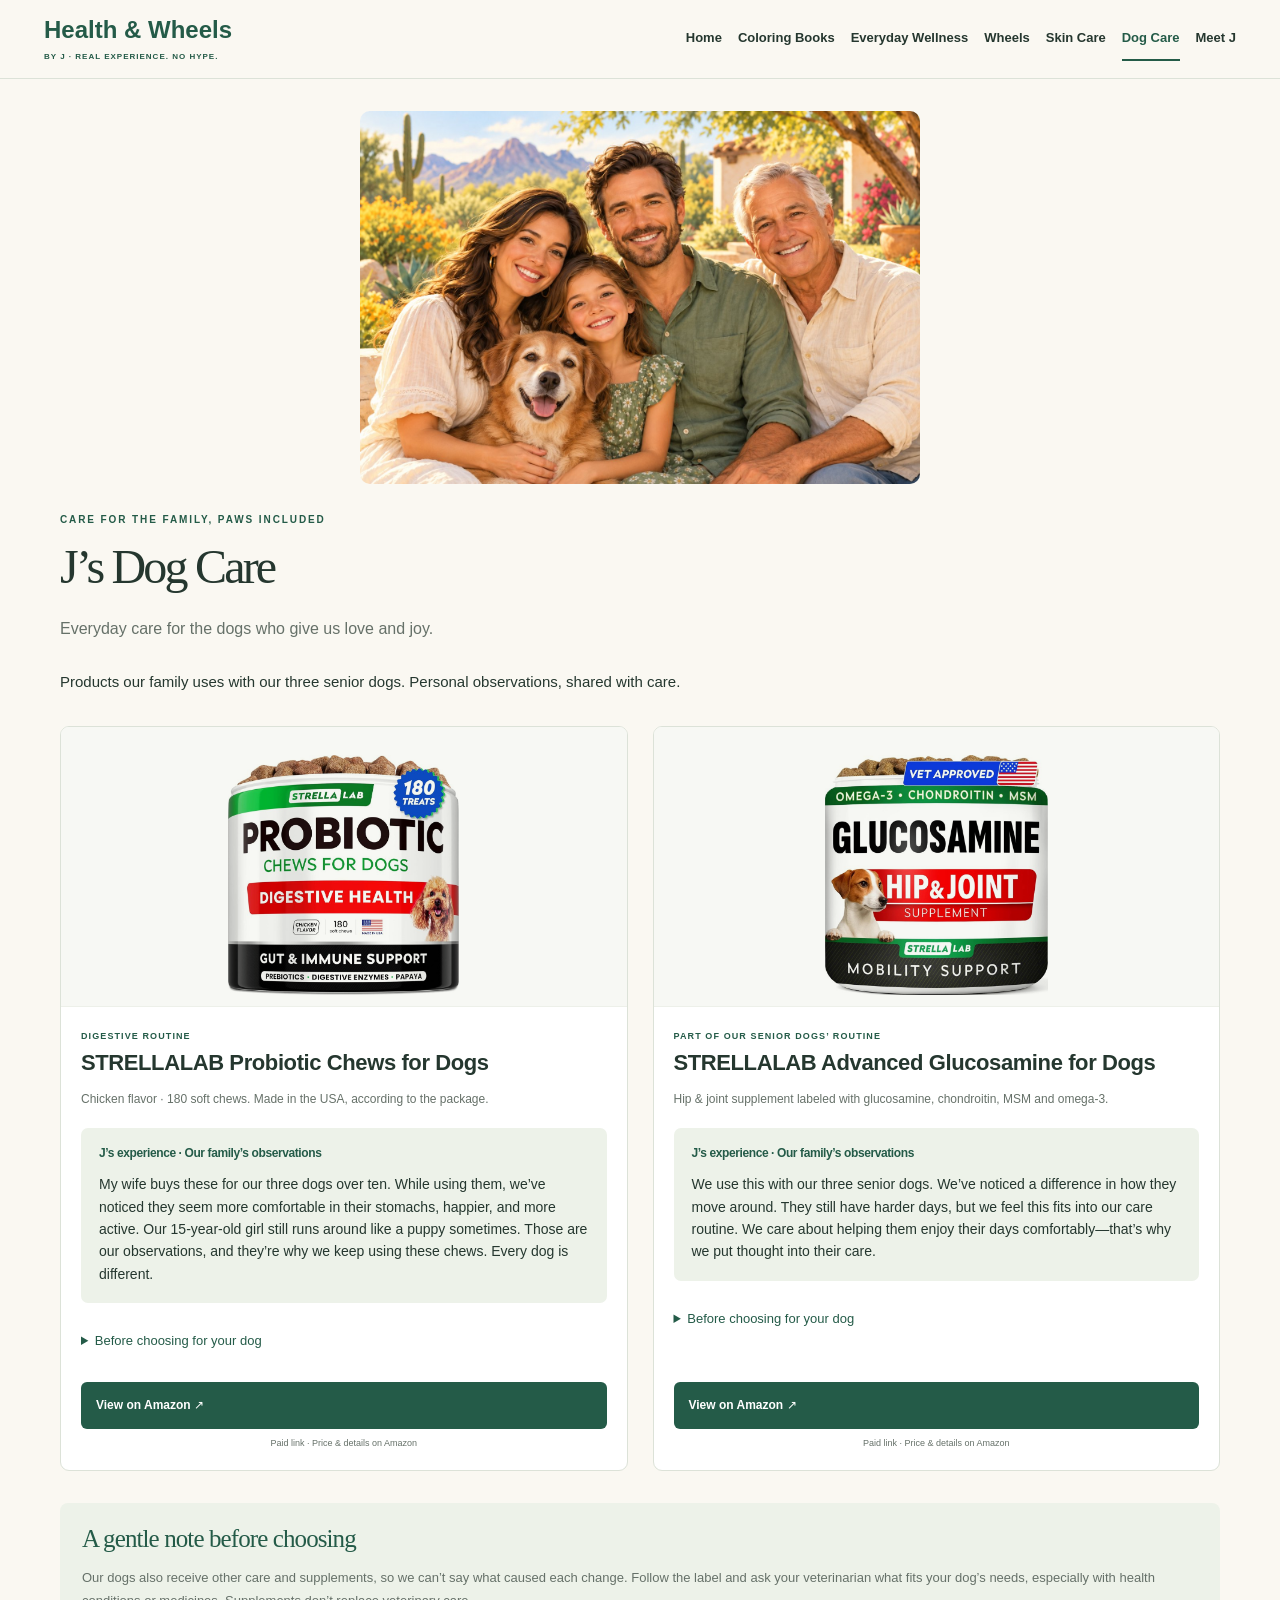
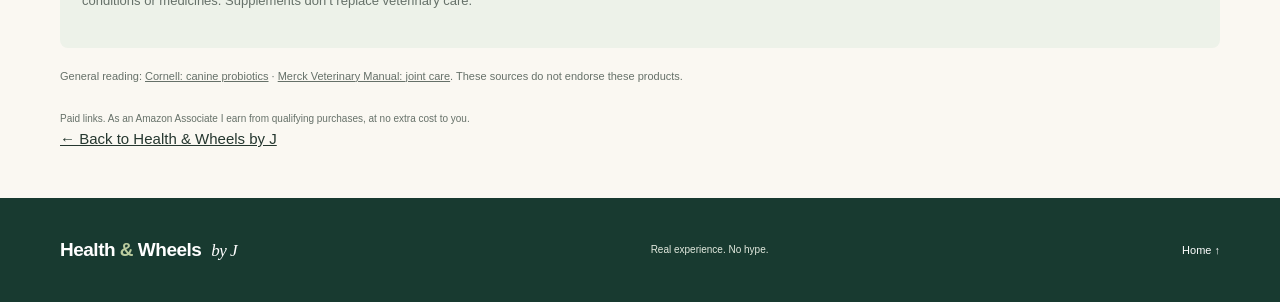
<file: dog-care.html>
<!doctype html><html lang="en"><head><meta charset="utf-8"><meta name="viewport" content="width=device-width,initial-scale=1"><meta name="description" content="J shares his family’s personal experience with probiotic and joint supplements used with their three senior dogs."><link rel="canonical" href="https://juluisalca-stack.github.io/health-and-wheels-by-J/dog-care.html"><title>Senior Dog Probiotic &amp; Joint Supplement Reviews | Health &amp; Wheels by J</title><link rel="stylesheet" href="styles.css"><link rel="icon" href="assets/favicon.svg"><style>.dog-page{padding-block:32px}.dog-family{width:100%;max-width:560px;height:auto;display:block;border-radius:10px;margin:0 auto 28px}.dog-page h1{font-size:48px}.dog-grid{display:grid;grid-template-columns:repeat(2,minmax(0,1fr));gap:25px;margin-block:32px}.dog-grid .product-visual{height:280px}.dog-grid .product-visual img{max-height:240px;max-width:80%}.dog-grid h2{font-family:inherit;font-size:22px;font-weight:650;margin-bottom:14px;letter-spacing:-.4px}.dog-grid .product-info{min-height:0}.dog-experience{padding:18px;background:var(--sage);border-radius:7px;margin-bottom:18px;font-size:14px}.dog-experience h3{font-size:12px;color:var(--green);margin-bottom:12px}.dog-experience p{margin:0}.dog-details{font-size:13px;color:var(--muted);margin-bottom:20px}.dog-details summary{cursor:pointer;color:var(--green);padding:10px 0}.dog-details p{margin-top:12px}.dog-note{padding:22px;background:var(--sage);border-radius:8px;color:var(--muted);font-size:13px;line-height:1.8}.dog-note h2{font-size:25px;color:var(--green);margin-bottom:12px}.dog-sources{font-size:11px;color:var(--muted);margin-top:20px}.header nav{gap:18px}@media(max-width:760px){.dog-grid{grid-template-columns:1fr}.dog-page h1{font-size:38px}.dog-grid .product-visual{height:250px}.header nav{gap:12px}.header nav a{font-size:11px}}</style><link rel="stylesheet" href="navigation.css?v=20261028">
</head><body><header id="hw-global-header"><div class="hw-header-inner"><a class="hw-brand" href="index.html#home" aria-label="Health and Wheels by J home"><span>Health &amp; Wheels</span><small>BY J · REAL EXPERIENCE. NO HYPE.</small></a><nav class="hw-menu" aria-label="Main navigation"><a href="index.html#home">Home</a><a href="index.html#coloring-books">Coloring Books</a><a href="index.html#wellness" data-category-link="wellness">Everyday Wellness</a><a href="index.html#wheels" data-category-link="wheels">Wheels</a><a href="skincare.html">Skin Care</a><a href="dog-care.html" aria-current="page">Dog Care</a><a href="index.html#about-j">Meet J</a></nav></div></header><main class="wrap dog-page"><img class="dog-family" src="assets/family-with-dog.jpg" alt="Family gathered with a friendly adult golden dog in a sunny garden" width="1400" height="933"><p class="eyebrow">CARE FOR THE FAMILY, PAWS INCLUDED</p><h1>J’s Dog Care</h1><p class="hero-description">Everyday care for the dogs who give us love and joy.</p><p>Products our family uses with our three senior dogs. Personal observations, shared with care.</p><div class="dog-grid"><article class="product-card" id="dog-probiotics"><div class="product-visual"><img src="assets/dog-probiotics.jpg" alt="STRELLALAB Probiotic Chews for Dogs container" loading="lazy"></div><div class="product-body"><p class="product-kicker">DIGESTIVE ROUTINE</p><h2>STRELLALAB Probiotic Chews for Dogs</h2><p class="product-info">Chicken flavor · 180 soft chews. Made in the USA, according to the package.</p><div class="dog-experience"><h3>J’s experience · Our family’s observations</h3><p>My wife buys these for our three dogs over ten. While using them, we’ve noticed they seem more comfortable in their stomachs, happier, and more active. Our 15-year-old girl still runs around like a puppy sometimes. Those are our observations, and they’re why we keep using these chews. Every dog is different.</p></div><details class="dog-details"><summary>Before choosing for your dog</summary><p>Check ingredients, expiration date, storage instructions and feeding directions for your dog’s weight. Ask your veterinarian whether this formula fits your dog’s needs.</p></details><a class="button primary shopping-button" href="https://amzn.to/3TYMeCJ" target="_blank" rel="sponsored nofollow noopener noreferrer" aria-label="View STRELLALAB Probiotic Chews for Dogs on Amazon, opens in a new tab">View on Amazon ↗</a><p class="paid-note">Paid link · Price &amp; details on Amazon</p></div></article><article class="product-card" id="dog-glucosamine"><div class="product-visual"><img src="assets/dog-glucosamine.jpg" alt="STRELLALAB Advanced Glucosamine for Dogs container" loading="lazy"></div><div class="product-body"><p class="product-kicker">PART OF OUR SENIOR DOGS’ ROUTINE</p><h2>STRELLALAB Advanced Glucosamine for Dogs</h2><p class="product-info">Hip &amp; joint supplement labeled with glucosamine, chondroitin, MSM and omega-3.</p><div class="dog-experience"><h3>J’s experience · Our family’s observations</h3><p>We use this with our three senior dogs. We’ve noticed a difference in how they move around. They still have harder days, but we feel this fits into our care routine. We care about helping them enjoy their days comfortably—that’s why we put thought into their care.</p></div><details class="dog-details"><summary>Before choosing for your dog</summary><p>Ask your veterinarian about joint comfort and which care options suit your dog. Changes in movement deserve attention, and this review is not a promise of pain relief.</p></details><a class="button primary shopping-button" href="https://amzn.to/4hZjsKc" target="_blank" rel="sponsored nofollow noopener noreferrer" aria-label="View STRELLALAB Advanced Glucosamine for Dogs on Amazon, opens in a new tab">View on Amazon ↗</a><p class="paid-note">Paid link · Price &amp; details on Amazon</p></div></article></div><aside class="dog-note"><h2>A gentle note before choosing</h2><p>Our dogs also receive other care and supplements, so we can’t say what caused each change. Follow the label and ask your veterinarian what fits your dog’s needs, especially with health conditions or medicines. Supplements don’t replace veterinary care.</p></aside><p class="dog-sources">General reading: <a href="https://www.vet.cornell.edu/departments-centers-and-institutes/riney-canine-health-center/canine-health-topics/power-probiotics">Cornell: canine probiotics</a> · <a href="https://www.merckvetmanual.com/musculoskeletal-system/osteoarthritis-in-dogs-and-cats/osteoarthritis-in-dogs-and-cats">Merck Veterinary Manual: joint care</a>. These sources do not endorse these products.</p><p class="affiliate-note">Paid links. As an Amazon Associate I earn from qualifying purchases, at no extra cost to you.</p><p><a href="index.html">← Back to Health &amp; Wheels by J</a></p></main><footer><div class="wrap footer-inner"><p>Health <span>&amp;</span> Wheels <em>by J</em></p><p>Real experience. No hype.</p><a href="index.html">Home ↑</a></div></footer></body></html>
</file>
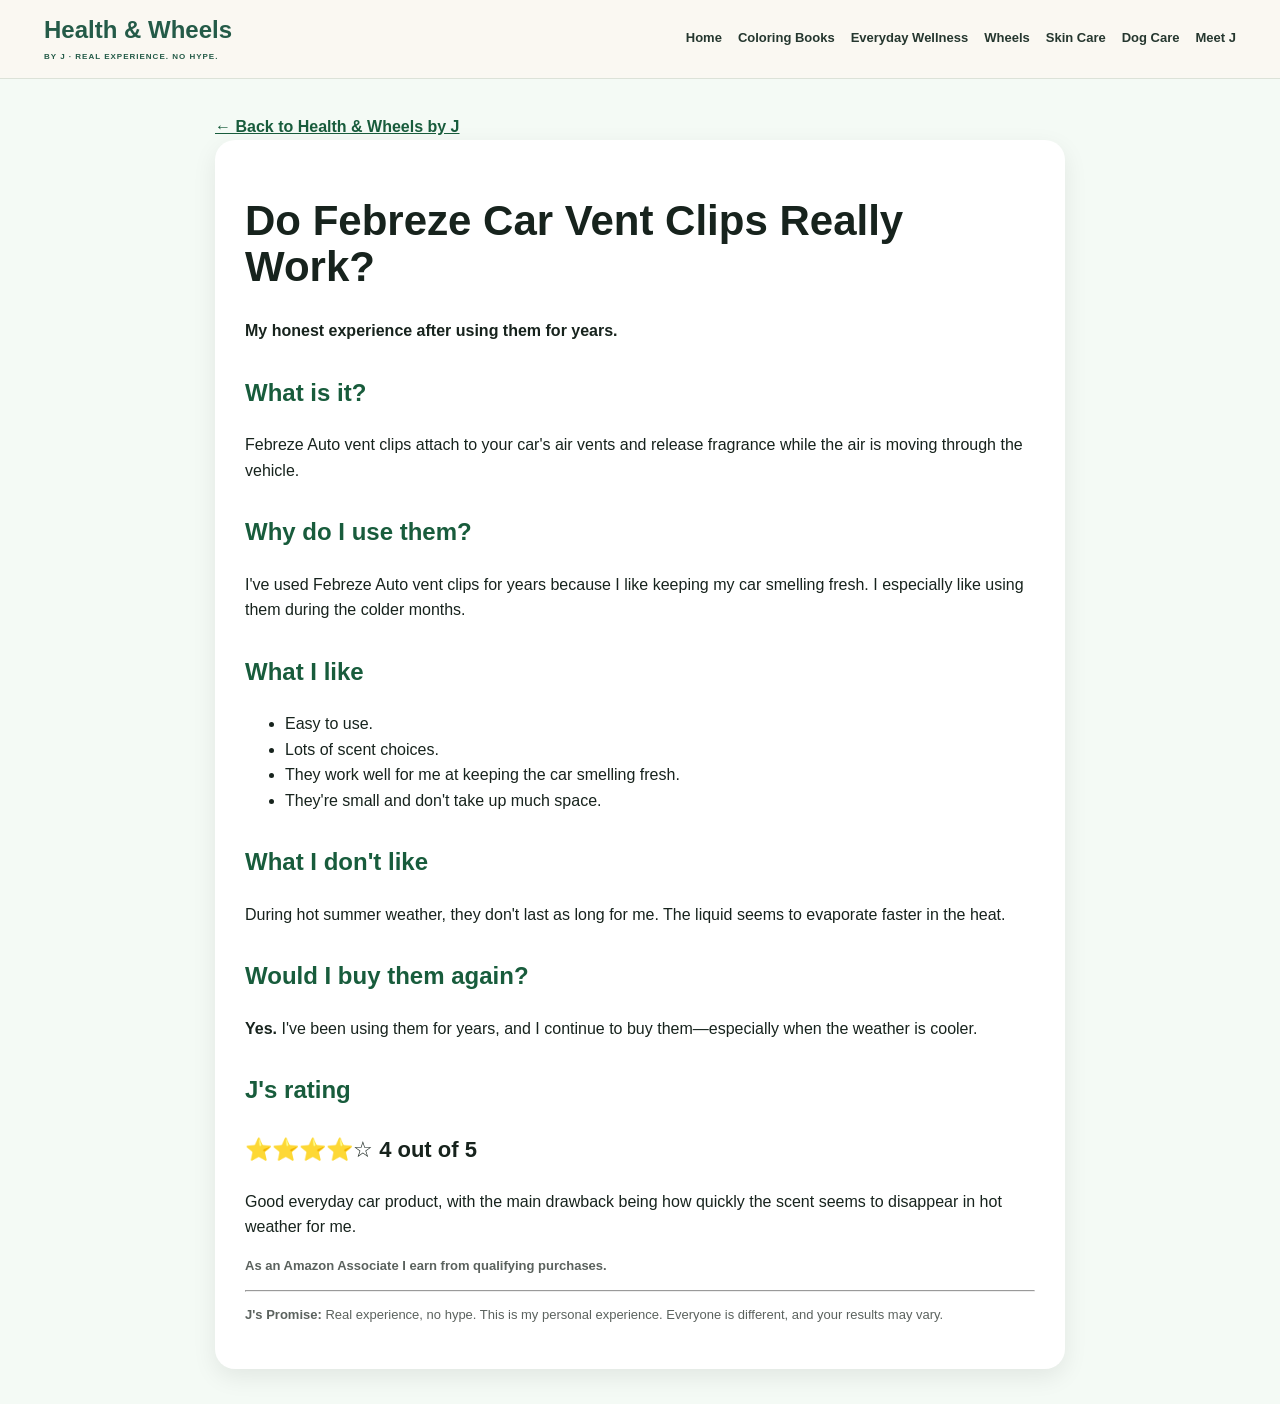
<file: febreze-auto-vent-clips-review.html>
<!DOCTYPE html>
<html lang="en">
<head>
<meta charset="UTF-8">
<meta name="viewport" content="width=device-width, initial-scale=1.0">
<title>Do Febreze Auto Vent Clips Really Work? | Health & Wheels by J</title>
<style>
body{margin:0;font-family:Arial,sans-serif;color:#17231d;background:#f4faf5;line-height:1.6}
header{background:#fff;padding:22px 6%;border-bottom:1px solid #ddd}
.logo{font-size:28px;font-weight:800} .logo em{font-weight:400}
main{max-width:850px;margin:35px auto;padding:0 20px}
.card{background:#fff;border-radius:20px;padding:30px;box-shadow:0 8px 25px rgba(0,0,0,.08)}
h1{font-size:42px;line-height:1.1} h2{color:#185c3c;margin-top:30px}
.button{display:inline-block;background:#24704b;color:#fff;padding:14px 22px;border-radius:12px;text-decoration:none;font-weight:800}
.note{font-size:13px;color:#5b625e}
.back{color:#185c3c;font-weight:700}
.rating{font-size:22px}
</style>
<link rel="stylesheet" href="navigation.css?v=20261028">
</head>
<body>
<header id="hw-global-header"><div class="hw-header-inner"><a class="hw-brand" href="index.html#home" aria-label="Health and Wheels by J home"><span>Health &amp; Wheels</span><small>BY J · REAL EXPERIENCE. NO HYPE.</small></a><nav class="hw-menu" aria-label="Main navigation"><a href="index.html#home">Home</a><a href="index.html#coloring-books">Coloring Books</a><a href="index.html#wellness" data-category-link="wellness">Everyday Wellness</a><a href="index.html#wheels" data-category-link="wheels">Wheels</a><a href="skincare.html">Skin Care</a><a href="dog-care.html">Dog Care</a><a href="index.html#about-j">Meet J</a></nav></div></header>
<main>
<a class="back" href="index.html">← Back to Health & Wheels by J</a>
<div class="card">
<h1>Do Febreze Car Vent Clips Really Work?</h1>
<p><strong>My honest experience after using them for years.</strong></p>

<h2>What is it?</h2>
<p>Febreze Auto vent clips attach to your car's air vents and release fragrance while the air is moving through the vehicle.</p>

<h2>Why do I use them?</h2>
<p>I've used Febreze Auto vent clips for years because I like keeping my car smelling fresh. I especially like using them during the colder months.</p>

<h2>What I like</h2>
<ul>
<li>Easy to use.</li>
<li>Lots of scent choices.</li>
<li>They work well for me at keeping the car smelling fresh.</li>
<li>They're small and don't take up much space.</li>
</ul>

<h2>What I don't like</h2>
<p>During hot summer weather, they don't last as long for me. The liquid seems to evaporate faster in the heat.</p>

<h2>Would I buy them again?</h2>
<p><strong>Yes.</strong> I've been using them for years, and I continue to buy them—especially when the weather is cooler.</p>

<h2>J's rating</h2>
<p class="rating">⭐️⭐️⭐️⭐️☆ <strong>4 out of 5</strong></p>
<p>Good everyday car product, with the main drawback being how quickly the scent seems to disappear in hot weather for me.</p>



<p class="note"><strong>As an Amazon Associate I earn from qualifying purchases.</strong></p>

<hr>
<p class="note"><strong>J's Promise:</strong> Real experience, no hype. This is my personal experience. Everyone is different, and your results may vary.</p>
</div>
</main>
</body>
</html>
</file>
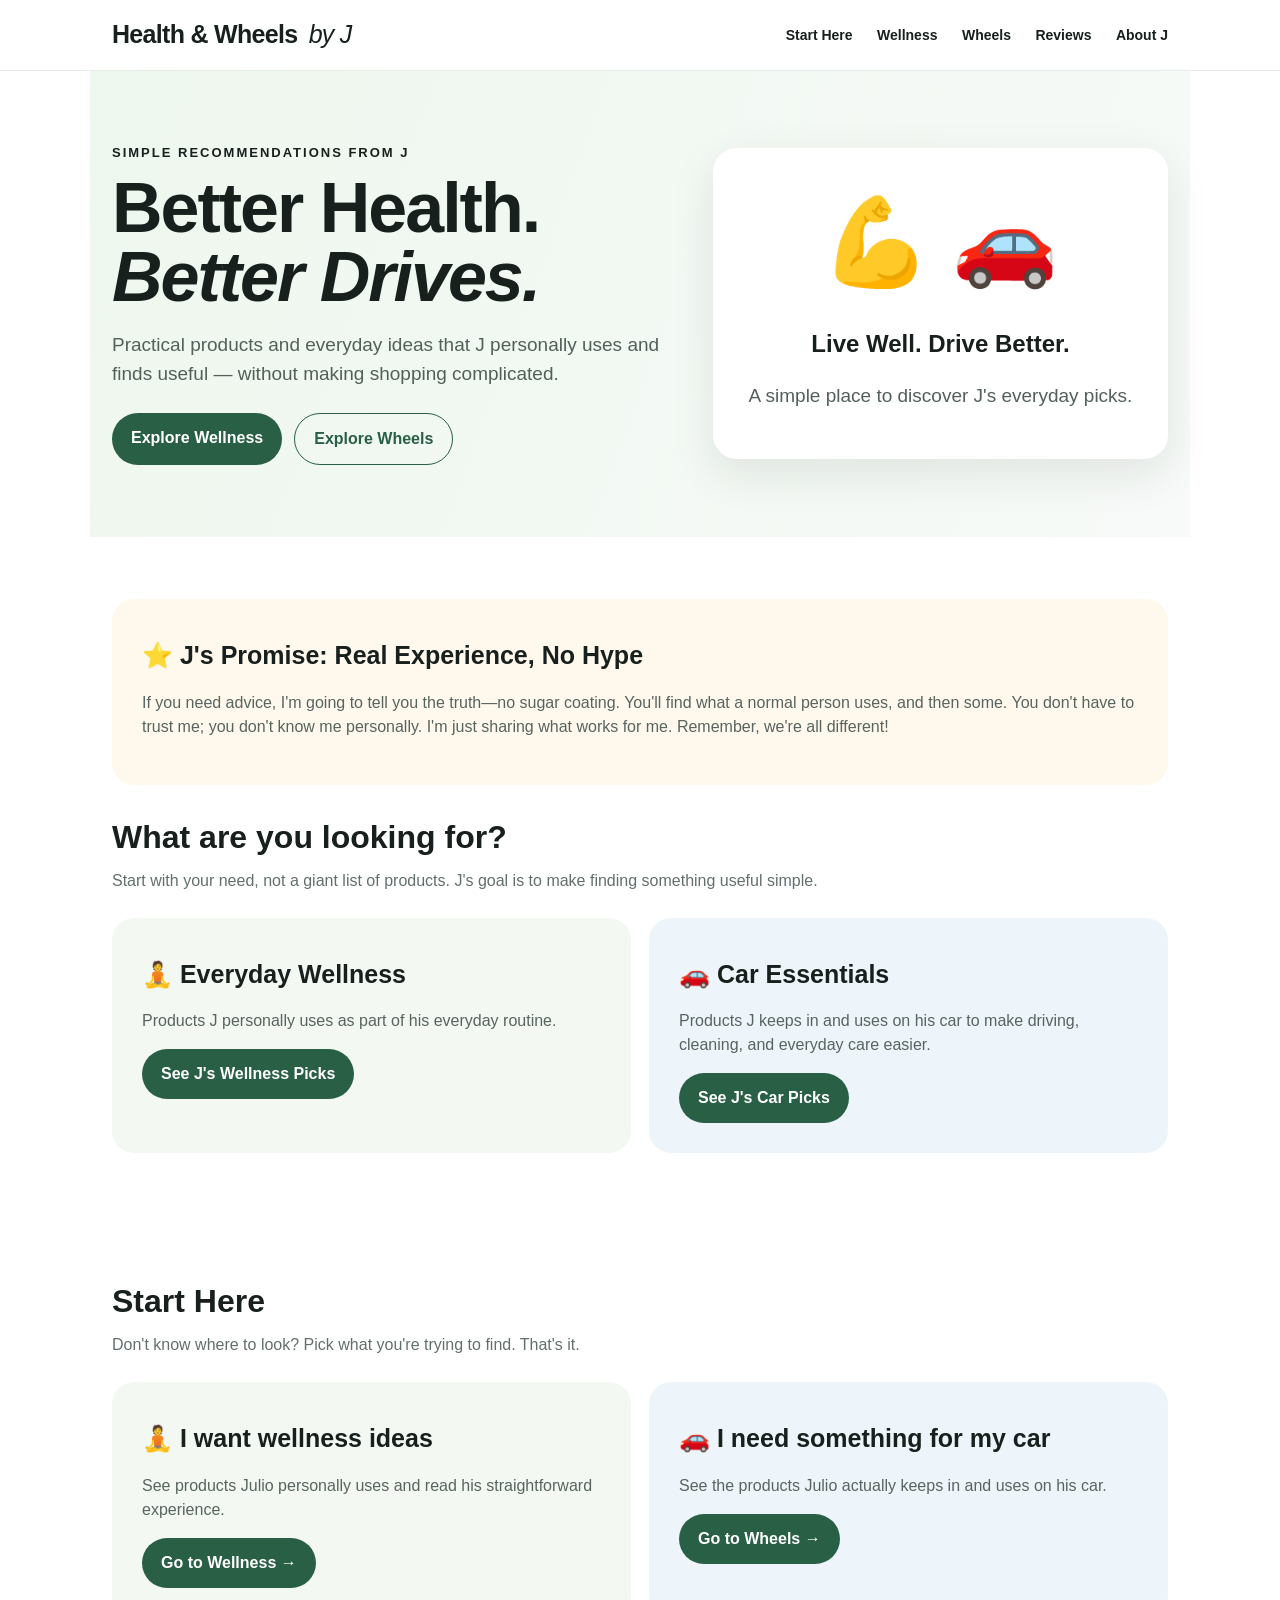
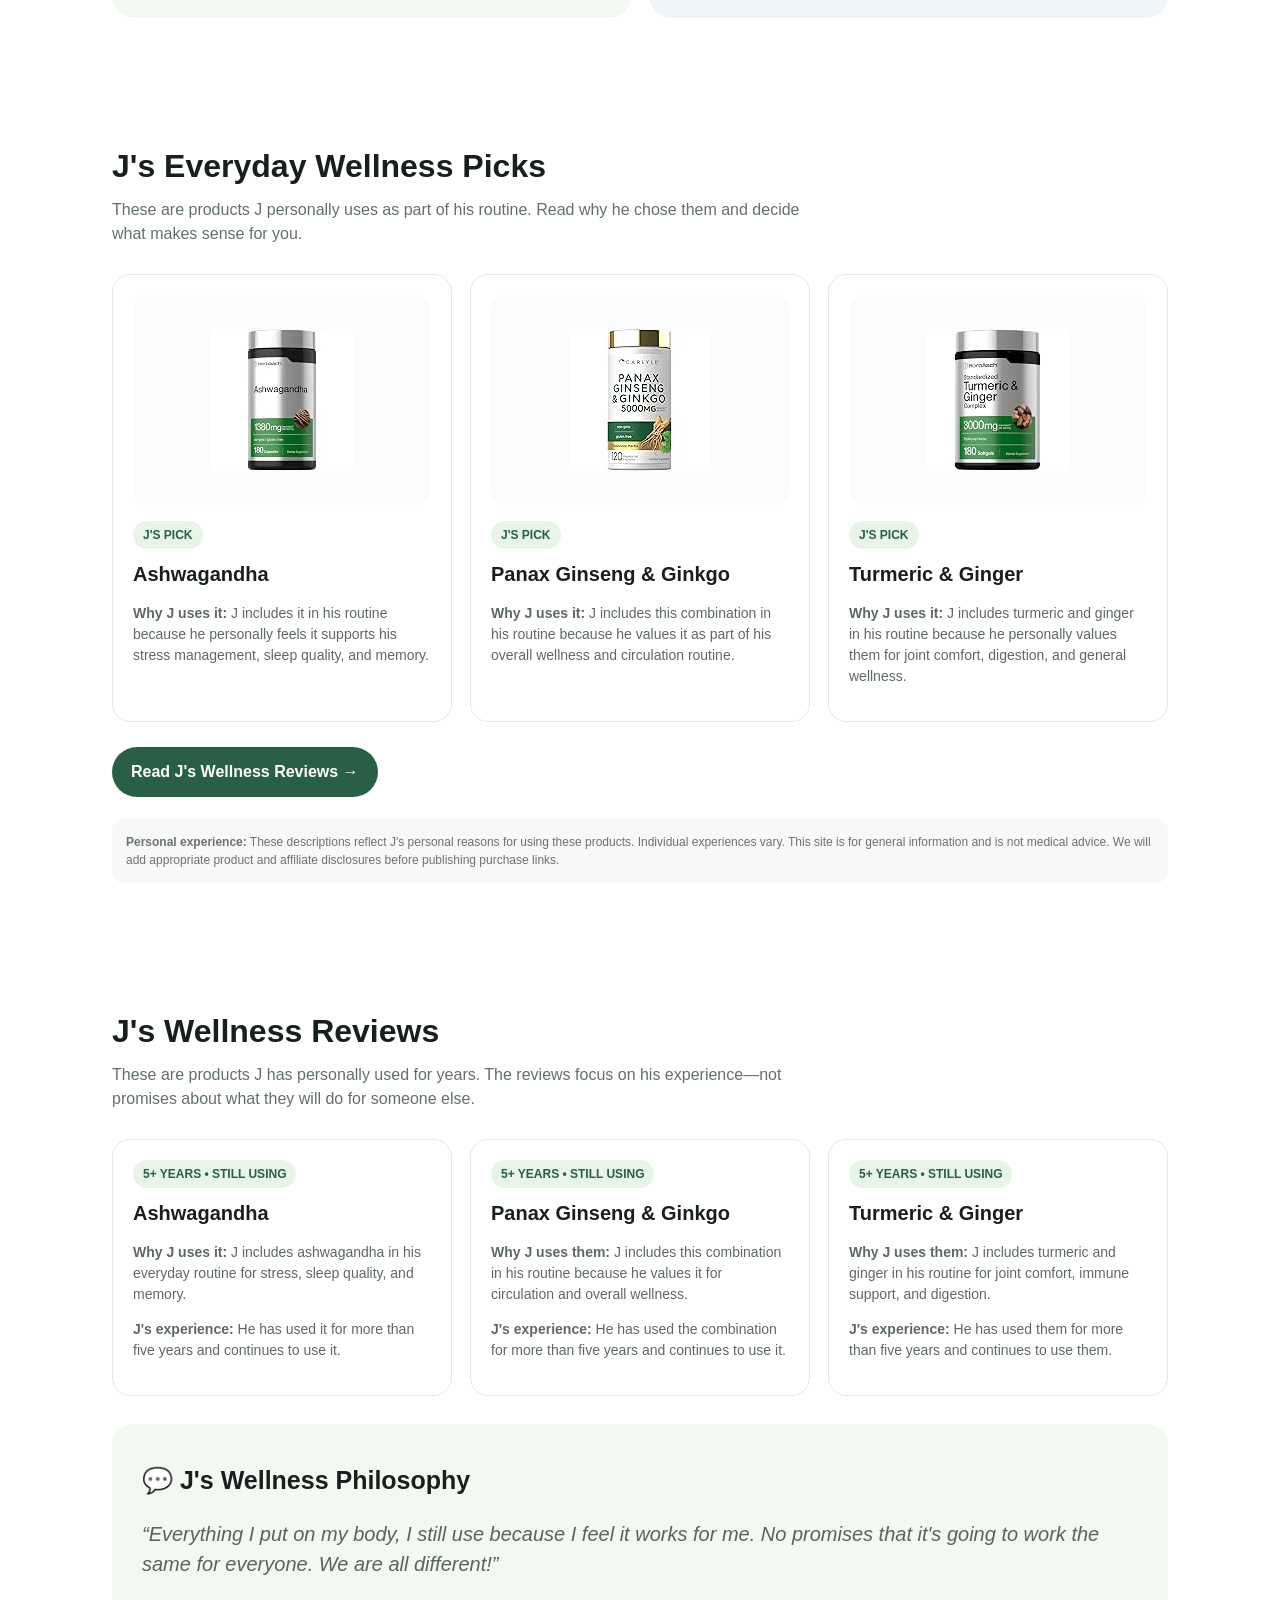
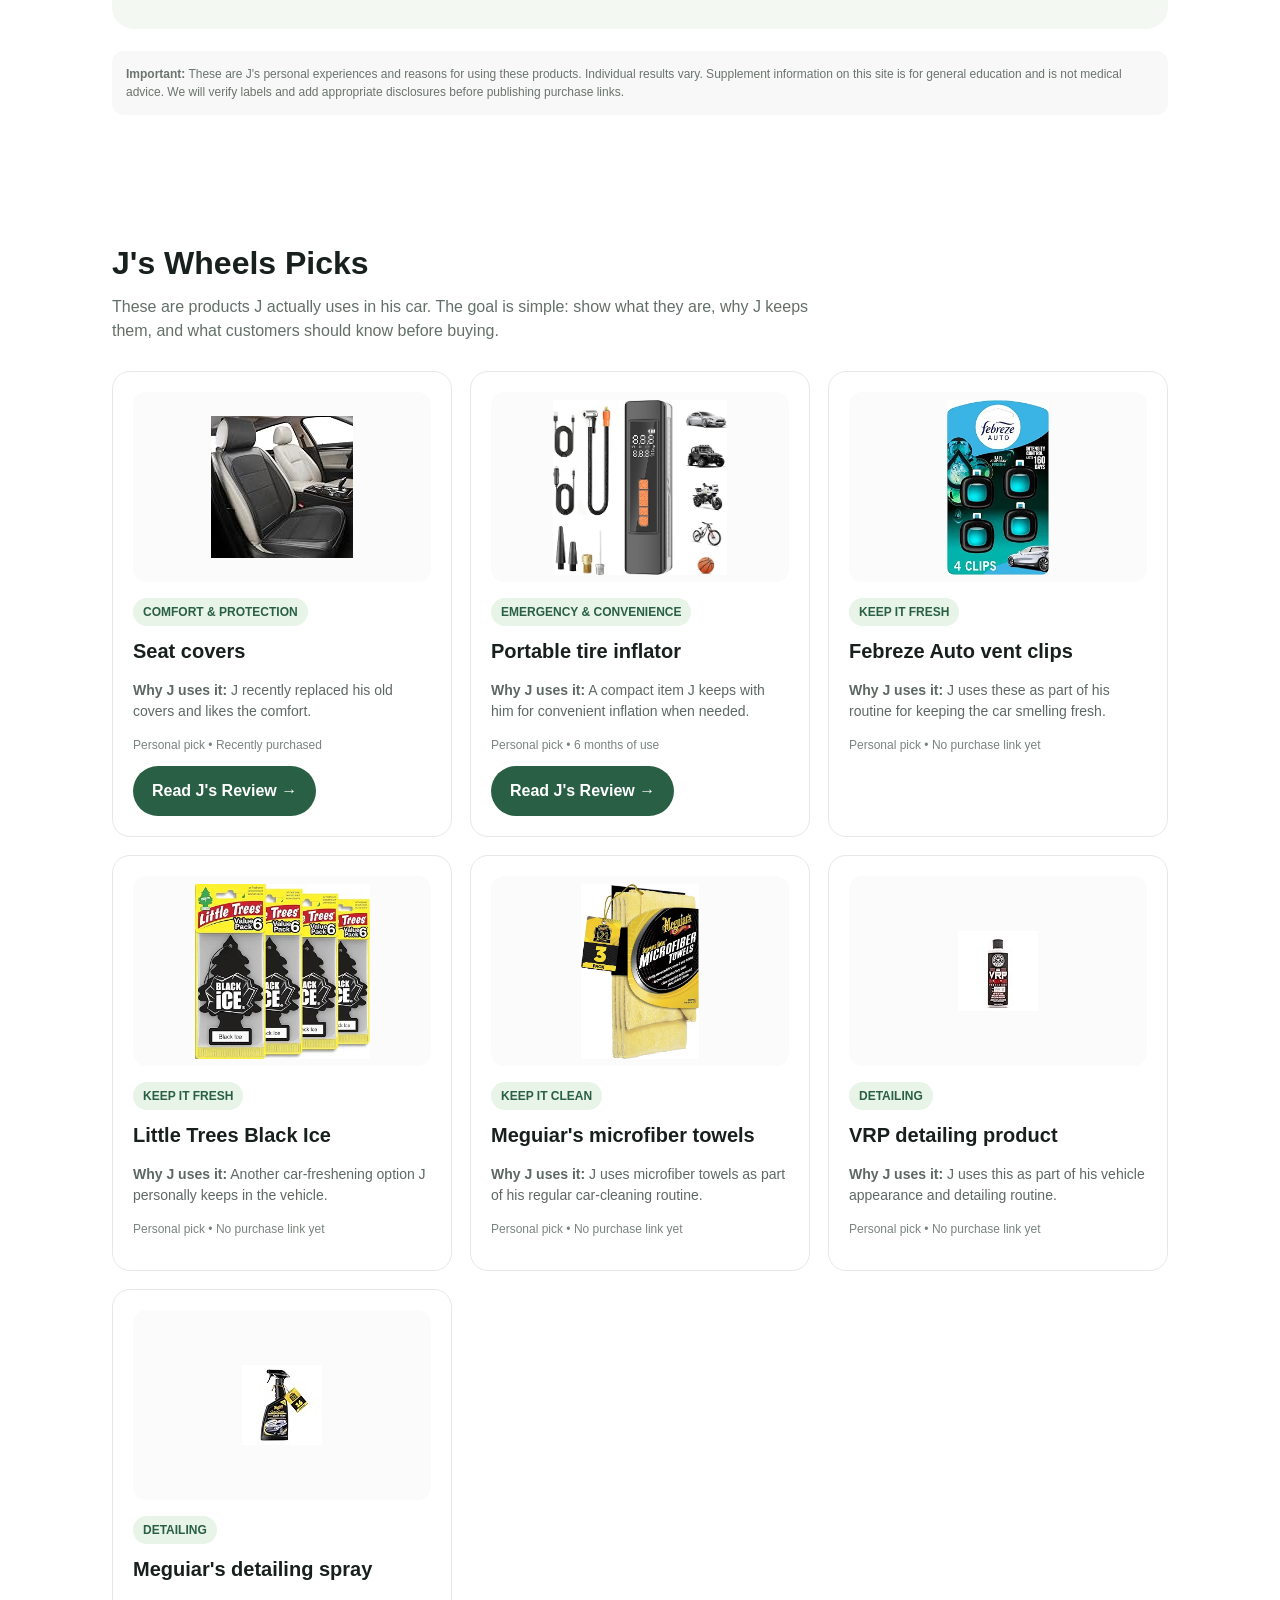
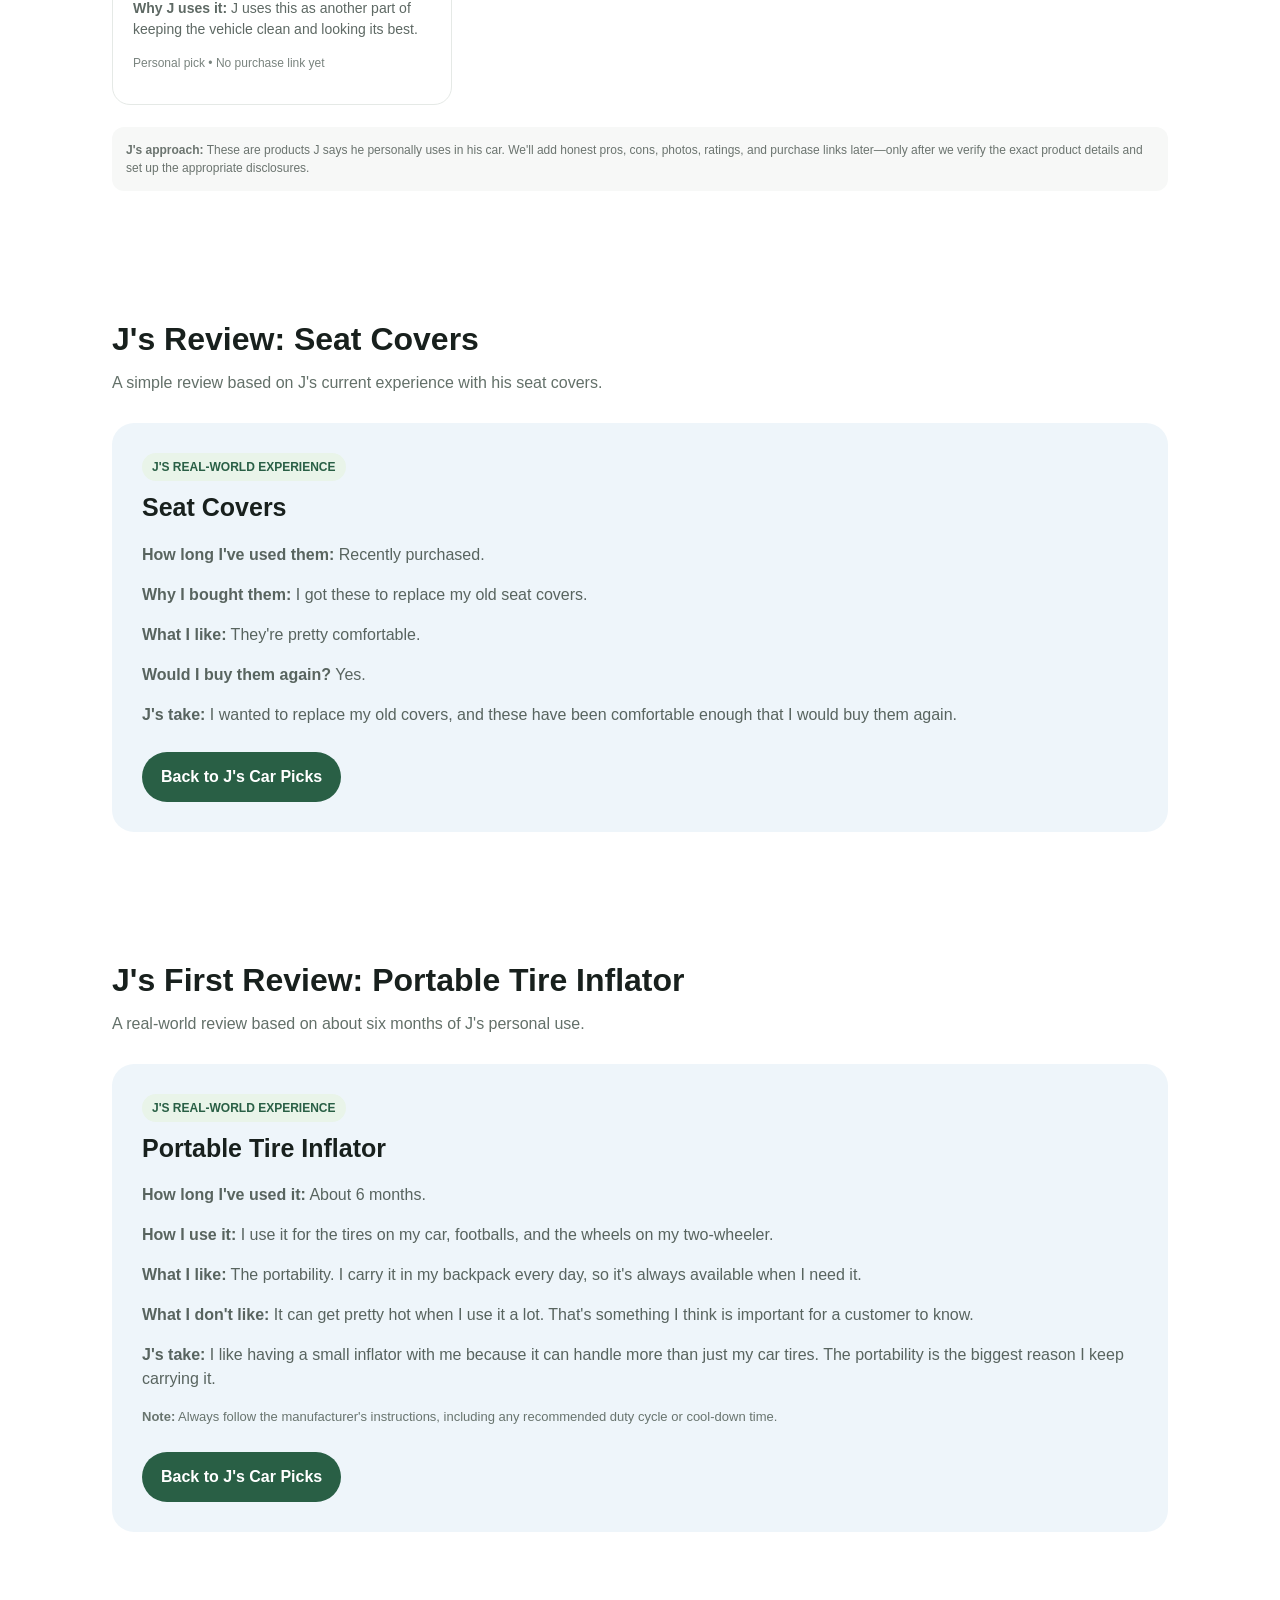
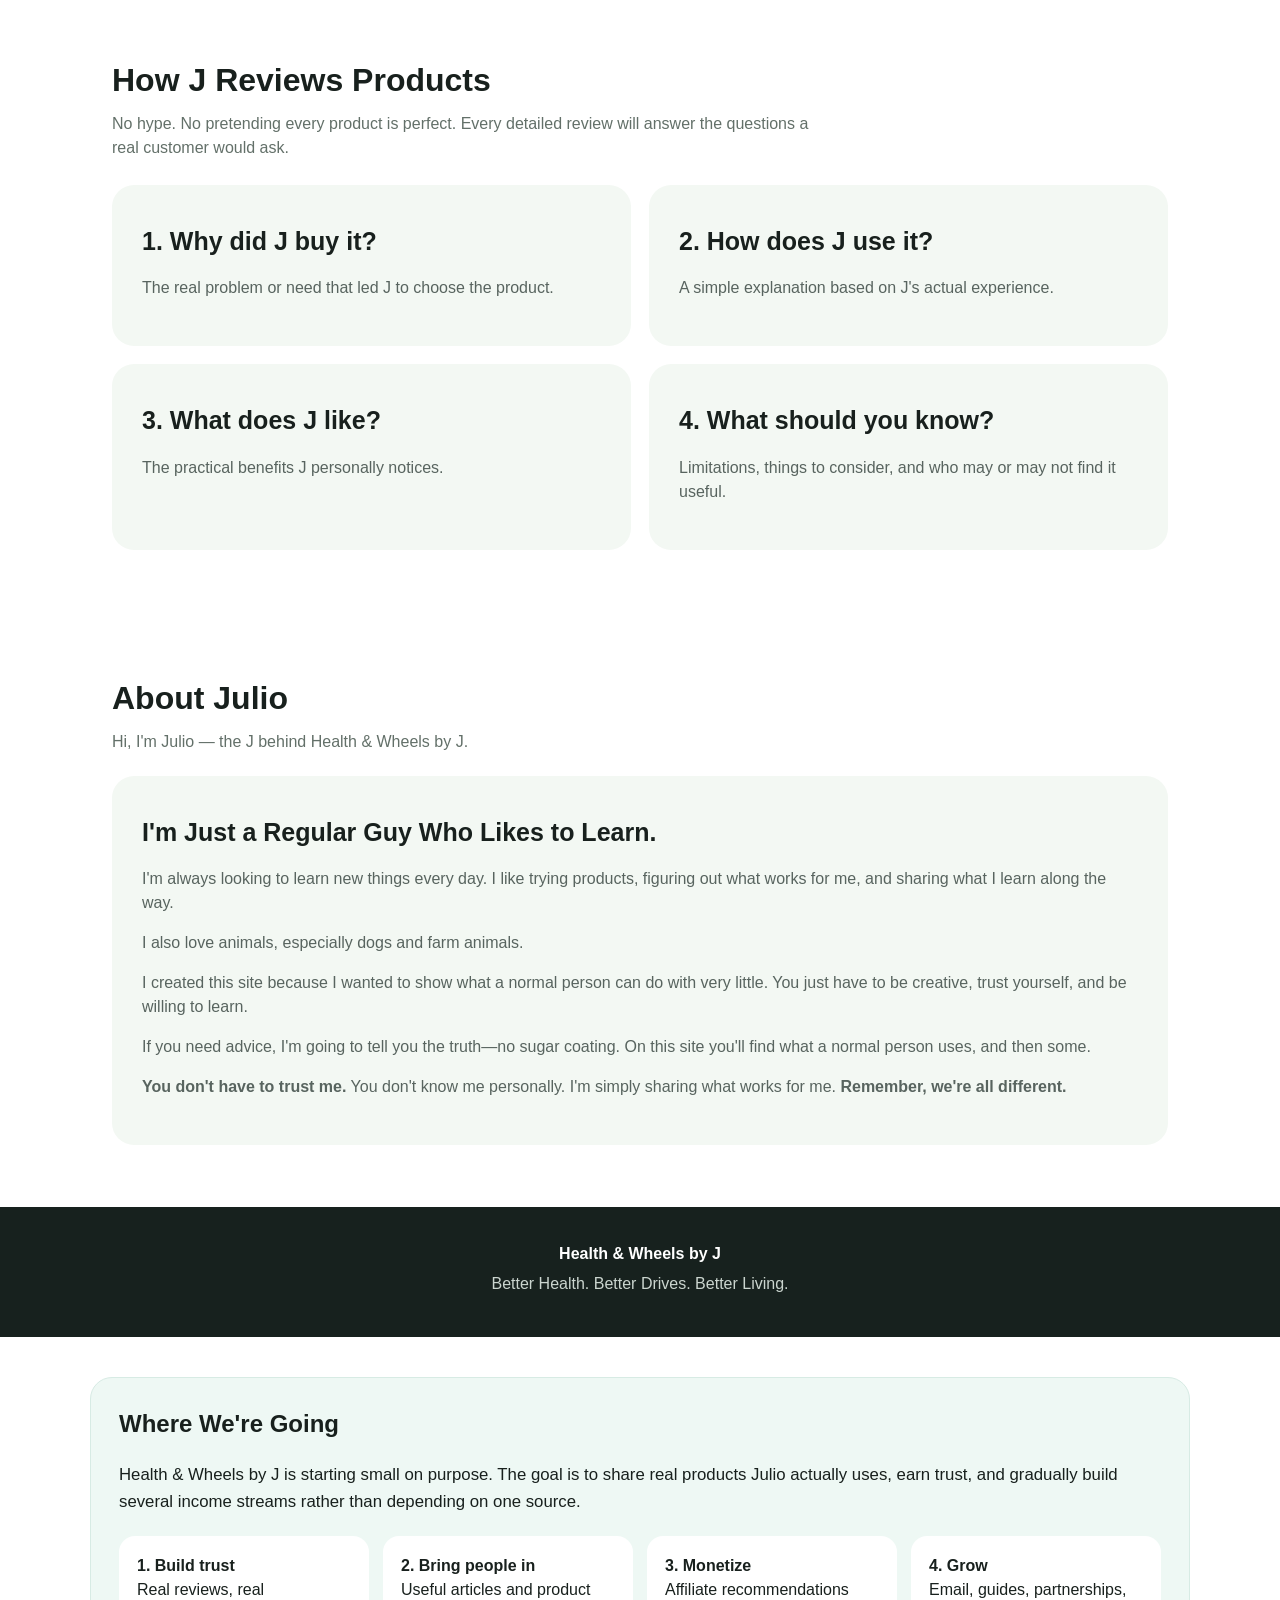
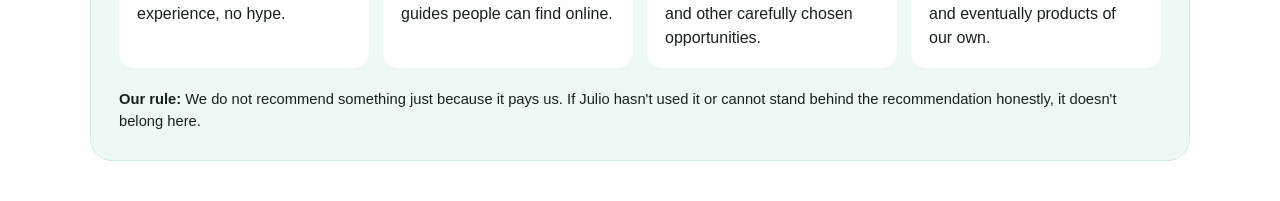
<file: health-and-wheels-by-j.html>
<!DOCTYPE html>
<html lang="en">
<head>
<meta charset="UTF-8">
<meta name="viewport" content="width=device-width, initial-scale=1.0">
<title>Health & Wheels by J</title>
<style>
*{box-sizing:border-box}
body{margin:0;font-family:Arial,Helvetica,sans-serif;color:#18201d;background:#fff;line-height:1.5}
header{position:sticky;top:0;background:#fff;border-bottom:1px solid #e8ece9;z-index:10}
.nav{max-width:1100px;margin:auto;padding:16px 22px;display:flex;align-items:center;justify-content:space-between;gap:20px}
.logo{font-size:25px;font-weight:800;letter-spacing:-.7px}
.logo span{font-style:italic;font-weight:500;margin-left:5px}
nav a{color:#18201d;text-decoration:none;margin-left:20px;font-weight:700;font-size:14px}
.hero{background:linear-gradient(110deg,#eef7ee,#f7faf8);padding:72px 22px}
.hero-inner{max-width:1100px;margin:auto;display:grid;grid-template-columns:1.1fr .9fr;gap:45px;align-items:center}
.eyebrow{font-size:13px;font-weight:800;letter-spacing:2px;text-transform:uppercase}
h1{font-size:clamp(42px,6vw,70px);line-height:.98;margin:12px 0 20px;letter-spacing:-2px}
h1 span{font-style:italic}
.hero p{font-size:19px;max-width:610px;color:#53605a}
.buttons{display:flex;gap:12px;flex-wrap:wrap;margin-top:25px}
.btn{display:inline-block;padding:13px 19px;border-radius:999px;text-decoration:none;font-weight:800}
.primary{background:#295f45;color:#fff}
.secondary{border:1px solid #295f45;color:#295f45}
.hero-card{background:#fff;border-radius:24px;padding:30px;box-shadow:0 15px 45px #17231a18;text-align:center}
.hero-card .wheel{font-size:85px}
section{max-width:1100px;margin:auto;padding:62px 22px}
.section-title{font-size:32px;margin:0 0 8px}
.section-intro{color:#637069;margin-top:0;max-width:720px}
.categories{display:grid;grid-template-columns:1fr 1fr;gap:18px;margin-top:25px}
.category{padding:30px;border-radius:22px;background:#f3f8f3}
.category.wheels{background:#eef5fa}
.category h3{margin:8px 0;font-size:25px}
.category p{color:#58645f}
.cards{display:grid;grid-template-columns:repeat(3,1fr);gap:18px;margin-top:28px}
.card{border:1px solid #e5e9e6;border-radius:18px;padding:20px;background:#fff}
.product-img{height:210px;display:flex;align-items:center;justify-content:center;background:#fafbfa;border-radius:13px;margin-bottom:16px}
.product-img img{max-width:90%;max-height:190px;object-fit:contain}
.badge{display:inline-block;background:#e9f4e9;color:#295f45;border-radius:999px;padding:5px 10px;font-size:12px;font-weight:800}
.card h3{margin:10px 0 5px;font-size:20px}
.card p{color:#5e6964;font-size:14px}
.disclaimer{font-size:12px;color:#6b746f;background:#f7f8f7;border-radius:12px;padding:14px;margin-top:22px}
.wheel-placeholder{padding:35px;border:2px dashed #cbd6cf;border-radius:20px;text-align:center;color:#68746e}
footer{background:#17211e;color:#fff;padding:35px 22px;text-align:center}
footer p{margin:6px 0;color:#cbd5cf}
.small-note{font-size:12px!important;color:#7a847f!important;margin-top:8px}.wheels-grid .product-img{height:190px}.wheels-grid .product-img img{max-height:175px}@media(max-width:760px){.hero-inner,.categories,.cards{grid-template-columns:1fr}nav a{margin-left:8px;font-size:12px}.hero{padding:48px 22px}}
</style>
</head>
<body>
<header>
  <div class="nav">
    <div class="logo">Health & Wheels <span>by J</span></div>
    <nav>
      <a href="#start">Start Here</a>
      <a href="#wellness">Wellness</a>
      <a href="#wheels">Wheels</a>
      <a href="#first-review">Reviews</a>
      <a href="#about">About J</a>
    </nav>
  </div>
</header>

<main>
<section class="hero">
  <div class="hero-inner">
    <div>
      <div class="eyebrow">Simple recommendations from J</div>
      <h1>Better Health.<br><span>Better Drives.</span></h1>
      <p>Practical products and everyday ideas that J personally uses and finds useful — without making shopping complicated.</p>
      <div class="buttons">
        <a class="btn primary" href="#wellness">Explore Wellness</a>
        <a class="btn secondary" href="#wheels">Explore Wheels</a>
      </div>
    </div>
    <div class="hero-card">
      <div class="wheel">💪 🚗</div>
      <h2>Live Well. Drive Better.</h2>
      <p>A simple place to discover J's everyday picks.</p>
    </div>
  </div>
</section>



<section id="start">
  <div class="category" style="margin-bottom:28px;background:#fff8ed;">
    <h3>⭐ J's Promise: Real Experience, No Hype</h3>
    <p>If you need advice, I'm going to tell you the truth—no sugar coating. You'll find what a normal person uses, and then some. You don't have to trust me; you don't know me personally. I'm just sharing what works for me. Remember, we're all different!</p>
  </div>

  <h2 class="section-title">What are you looking for?</h2>
  <p class="section-intro">Start with your need, not a giant list of products. J's goal is to make finding something useful simple.</p>
  <div class="categories">
    <div class="category">
      <h3>🧘 Everyday Wellness</h3>
      <p>Products J personally uses as part of his everyday routine.</p>
      <a class="btn primary" href="#wellness">See J's Wellness Picks</a>
    </div>
    <div class="category wheels">
      <h3>🚗 Car Essentials</h3>
      <p>Products J keeps in and uses on his car to make driving, cleaning, and everyday care easier.</p>
      <a class="btn primary" href="#wheels">See J's Car Picks</a>
    </div>
  </div>
</section>


<section id="quick-guide">
  <h2 class="section-title">Start Here</h2>
  <p class="section-intro">Don't know where to look? Pick what you're trying to find. That's it.</p>
  <div class="categories">
    <div class="category">
      <h3>🧘 I want wellness ideas</h3>
      <p>See products Julio personally uses and read his straightforward experience.</p>
      <a class="btn primary" href="#wellness">Go to Wellness →</a>
    </div>
    <div class="category wheels">
      <h3>🚗 I need something for my car</h3>
      <p>See the products Julio actually keeps in and uses on his car.</p>
      <a class="btn primary" href="#wheels">Go to Wheels →</a>
    </div>
  </div>
</section>

<section id="wellness">
  <h2 class="section-title">J's Everyday Wellness Picks</h2>
  <p class="section-intro">These are products J personally uses as part of his routine. Read why he chose them and decide what makes sense for you.</p>
  <div class="cards">
    <article class="card">
      <div class="product-img"><img src="[data-uri]" alt="Ashwagandha supplement bottle"></div>
      <span class="badge">J'S PICK</span>
      <h3>Ashwagandha</h3>
      <p><strong>Why J uses it:</strong> J includes it in his routine because he personally feels it supports his stress management, sleep quality, and memory.</p>
    </article>
    <article class="card">
      <div class="product-img"><img src="[data-uri]" alt="Panax Ginseng and Ginkgo supplement bottle"></div>
      <span class="badge">J'S PICK</span>
      <h3>Panax Ginseng & Ginkgo</h3>
      <p><strong>Why J uses it:</strong> J includes this combination in his routine because he values it as part of his overall wellness and circulation routine.</p>
    </article>
    <article class="card">
      <div class="product-img"><img src="[data-uri]" alt="Turmeric and Ginger supplement bottle"></div>
      <span class="badge">J'S PICK</span>
      <h3>Turmeric & Ginger</h3>
      <p><strong>Why J uses it:</strong> J includes turmeric and ginger in his routine because he personally values them for joint comfort, digestion, and general wellness.</p>
    </article>
  </div>

  <div class="buttons"><a class="btn primary" href="#wellness-reviews">Read J's Wellness Reviews →</a></div>
  <div class="disclaimer"><strong>Personal experience:</strong> These descriptions reflect J's personal reasons for using these products. Individual experiences vary. This site is for general information and is not medical advice. We will add appropriate product and affiliate disclosures before publishing purchase links.</div>
</section>


<section id="wellness-reviews">
  <h2 class="section-title">J's Wellness Reviews</h2>
  <p class="section-intro">These are products J has personally used for years. The reviews focus on his experience—not promises about what they will do for someone else.</p>
  <div class="cards">
    <article class="card">
      <span class="badge">5+ YEARS • STILL USING</span>
      <h3>Ashwagandha</h3>
      <p><strong>Why J uses it:</strong> J includes ashwagandha in his everyday routine for stress, sleep quality, and memory.</p>
      <p><strong>J's experience:</strong> He has used it for more than five years and continues to use it.</p>
    </article>
    <article class="card">
      <span class="badge">5+ YEARS • STILL USING</span>
      <h3>Panax Ginseng & Ginkgo</h3>
      <p><strong>Why J uses them:</strong> J includes this combination in his routine because he values it for circulation and overall wellness.</p>
      <p><strong>J's experience:</strong> He has used the combination for more than five years and continues to use it.</p>
    </article>
    <article class="card">
      <span class="badge">5+ YEARS • STILL USING</span>
      <h3>Turmeric & Ginger</h3>
      <p><strong>Why J uses them:</strong> J includes turmeric and ginger in his routine for joint comfort, immune support, and digestion.</p>
      <p><strong>J's experience:</strong> He has used them for more than five years and continues to use them.</p>
    </article>
  </div>
  <div class="category" style="margin-top:28px;">
    <h3>💬 J's Wellness Philosophy</h3>
    <p style="font-size:20px;"><em>“Everything I put on my body, I still use because I feel it works for me. No promises that it's going to work the same for everyone. We are all different!”</em></p>
  </div>
  <div class="disclaimer"><strong>Important:</strong> These are J's personal experiences and reasons for using these products. Individual results vary. Supplement information on this site is for general education and is not medical advice. We will verify labels and add appropriate disclosures before publishing purchase links.</div>
</section>

<section id="wheels">
  <h2 class="section-title">J's Wheels Picks</h2>
  <p class="section-intro">These are products J actually uses in his car. The goal is simple: show what they are, why J keeps them, and what customers should know before buying.</p>

  <div class="cards wheels-grid">
    
    <article class="card">
      <div class="product-img"><img src="[data-uri]" alt="Seat covers"></div>
      <span class="badge">COMFORT &amp; PROTECTION</span>
      <h3>Seat covers</h3>
      <p><strong>Why J uses it:</strong> J recently replaced his old covers and likes the comfort.</p>
      <p class="small-note">Personal pick • Recently purchased</p>
      <a class="btn primary" href="#seat-cover-review">Read J's Review →</a>
    </article>
    
    <article class="card">
      <div class="product-img"><img src="[data-uri]" alt="Portable tire inflator"></div>
      <span class="badge">EMERGENCY &amp; CONVENIENCE</span>
      <h3>Portable tire inflator</h3>
      <p><strong>Why J uses it:</strong> A compact item J keeps with him for convenient inflation when needed.</p>
      <p class="small-note">Personal pick • 6 months of use</p>
      <a class="btn primary" href="#first-review">Read J's Review →</a>
    </article>
    
    <article class="card">
      <div class="product-img"><img src="[data-uri]" alt="Febreze Auto vent clips"></div>
      <span class="badge">KEEP IT FRESH</span>
      <h3>Febreze Auto vent clips</h3>
      <p><strong>Why J uses it:</strong> J uses these as part of his routine for keeping the car smelling fresh.</p>
      <p class="small-note">Personal pick • No purchase link yet</p>
    </article>
    
    <article class="card">
      <div class="product-img"><img src="[data-uri]" alt="Little Trees Black Ice"></div>
      <span class="badge">KEEP IT FRESH</span>
      <h3>Little Trees Black Ice</h3>
      <p><strong>Why J uses it:</strong> Another car-freshening option J personally keeps in the vehicle.</p>
      <p class="small-note">Personal pick • No purchase link yet</p>
    </article>
    
    <article class="card">
      <div class="product-img"><img src="[data-uri]" alt="Meguiar&#x27;s microfiber towels"></div>
      <span class="badge">KEEP IT CLEAN</span>
      <h3>Meguiar&#x27;s microfiber towels</h3>
      <p><strong>Why J uses it:</strong> J uses microfiber towels as part of his regular car-cleaning routine.</p>
      <p class="small-note">Personal pick • No purchase link yet</p>
    </article>
    
    <article class="card">
      <div class="product-img"><img src="[data-uri]" alt="VRP detailing product"></div>
      <span class="badge">DETAILING</span>
      <h3>VRP detailing product</h3>
      <p><strong>Why J uses it:</strong> J uses this as part of his vehicle appearance and detailing routine.</p>
      <p class="small-note">Personal pick • No purchase link yet</p>
    </article>
    
    <article class="card">
      <div class="product-img"><img src="[data-uri]" alt="Meguiar&#x27;s detailing spray"></div>
      <span class="badge">DETAILING</span>
      <h3>Meguiar&#x27;s detailing spray</h3>
      <p><strong>Why J uses it:</strong> J uses this as another part of keeping the vehicle clean and looking its best.</p>
      <p class="small-note">Personal pick • No purchase link yet</p>
    </article>
    
  </div>
  <div class="disclaimer"><strong>J's approach:</strong> These are products J says he personally uses in his car. We'll add honest pros, cons, photos, ratings, and purchase links later—only after we verify the exact product details and set up the appropriate disclosures.</div>

</section>




<section id="seat-cover-review">
  <h2 class="section-title">J's Review: Seat Covers</h2>
  <p class="section-intro">A simple review based on J's current experience with his seat covers.</p>
  <div class="category wheels" style="margin-top:28px;">
    <span class="badge">J'S REAL-WORLD EXPERIENCE</span>
    <h3>Seat Covers</h3>
    <p><strong>How long I've used them:</strong> Recently purchased.</p>
    <p><strong>Why I bought them:</strong> I got these to replace my old seat covers.</p>
    <p><strong>What I like:</strong> They're pretty comfortable.</p>
    <p><strong>Would I buy them again?</strong> Yes.</p>
    <p><strong>J's take:</strong> I wanted to replace my old covers, and these have been comfortable enough that I would buy them again.</p>
    <div class="buttons">
      <a class="btn primary" href="#wheels">Back to J's Car Picks</a>
    </div>
  </div>
</section>

<section id="first-review">
  <h2 class="section-title">J's First Review: Portable Tire Inflator</h2>
  <p class="section-intro">A real-world review based on about six months of J's personal use.</p>
  <div class="category wheels" style="margin-top:28px;">
    <span class="badge">J'S REAL-WORLD EXPERIENCE</span>
    <h3>Portable Tire Inflator</h3>
    <p><strong>How long I've used it:</strong> About 6 months.</p>
    <p><strong>How I use it:</strong> I use it for the tires on my car, footballs, and the wheels on my two-wheeler.</p>
    <p><strong>What I like:</strong> The portability. I carry it in my backpack every day, so it's always available when I need it.</p>
    <p><strong>What I don't like:</strong> It can get pretty hot when I use it a lot. That's something I think is important for a customer to know.</p>
    <p><strong>J's take:</strong> I like having a small inflator with me because it can handle more than just my car tires. The portability is the biggest reason I keep carrying it.</p>
    <p style="font-size:13px;color:#68746e;"><strong>Note:</strong> Always follow the manufacturer's instructions, including any recommended duty cycle or cool-down time.</p>
    <div class="buttons">
      <a class="btn primary" href="#wheels">Back to J's Car Picks</a>
    </div>
  </div>
</section>

<section id="reviews">
  <h2 class="section-title">How J Reviews Products</h2>
  <p class="section-intro">No hype. No pretending every product is perfect. Every detailed review will answer the questions a real customer would ask.</p>
  <div class="categories">
    <div class="category">
      <h3>1. Why did J buy it?</h3>
      <p>The real problem or need that led J to choose the product.</p>
    </div>
    <div class="category">
      <h3>2. How does J use it?</h3>
      <p>A simple explanation based on J's actual experience.</p>
    </div>
    <div class="category">
      <h3>3. What does J like?</h3>
      <p>The practical benefits J personally notices.</p>
    </div>
    <div class="category">
      <h3>4. What should you know?</h3>
      <p>Limitations, things to consider, and who may or may not find it useful.</p>
    </div>
  </div>
</section>

<section id="about">
  <h2 class="section-title">About Julio</h2>
  <p class="section-intro">Hi, I'm Julio — the J behind Health & Wheels by J.</p>
  <div class="category" style="margin-top:22px;">
    <h3>I'm Just a Regular Guy Who Likes to Learn.</h3>
    <p>I'm always looking to learn new things every day. I like trying products, figuring out what works for me, and sharing what I learn along the way.</p>
    <p>I also love animals, especially dogs and farm animals.</p>
    <p>I created this site because I wanted to show what a normal person can do with very little. You just have to be creative, trust yourself, and be willing to learn.</p>
    <p>If you need advice, I'm going to tell you the truth—no sugar coating. On this site you'll find what a normal person uses, and then some.</p>
    <p><strong>You don't have to trust me.</strong> You don't know me personally. I'm simply sharing what works for me. <strong>Remember, we're all different.</strong></p>
  </div>
</section>
</main>

<footer>
  <strong>Health & Wheels by J</strong>
  <p>Better Health. Better Drives. Better Living.</p>
</footer>

<section id="business-roadmap" style="margin:40px auto;max-width:1100px;padding:28px;border-radius:22px;background:#eef8f4;border:1px solid #d7ebe4;">
  <h2 style="margin-top:0;">Where We're Going</h2>
  <p style="font-size:1.05rem;line-height:1.6;">
    Health &amp; Wheels by J is starting small on purpose. The goal is to share real products
    Julio actually uses, earn trust, and gradually build several income streams rather than
    depending on one source.
  </p>
  <div style="display:grid;grid-template-columns:repeat(auto-fit,minmax(190px,1fr));gap:14px;margin-top:20px;">
    <div style="background:white;padding:18px;border-radius:16px;"><strong>1. Build trust</strong><br>Real reviews, real experience, no hype.</div>
    <div style="background:white;padding:18px;border-radius:16px;"><strong>2. Bring people in</strong><br>Useful articles and product guides people can find online.</div>
    <div style="background:white;padding:18px;border-radius:16px;"><strong>3. Monetize</strong><br>Affiliate recommendations and other carefully chosen opportunities.</div>
    <div style="background:white;padding:18px;border-radius:16px;"><strong>4. Grow</strong><br>Email, guides, partnerships, and eventually products of our own.</div>
  </div>
  <p style="margin-bottom:0;margin-top:20px;font-size:.92rem;">
    <strong>Our rule:</strong> We do not recommend something just because it pays us. If Julio hasn't used it
    or cannot stand behind the recommendation honestly, it doesn't belong here.
  </p>
</section>

</body>
</html>
</file>
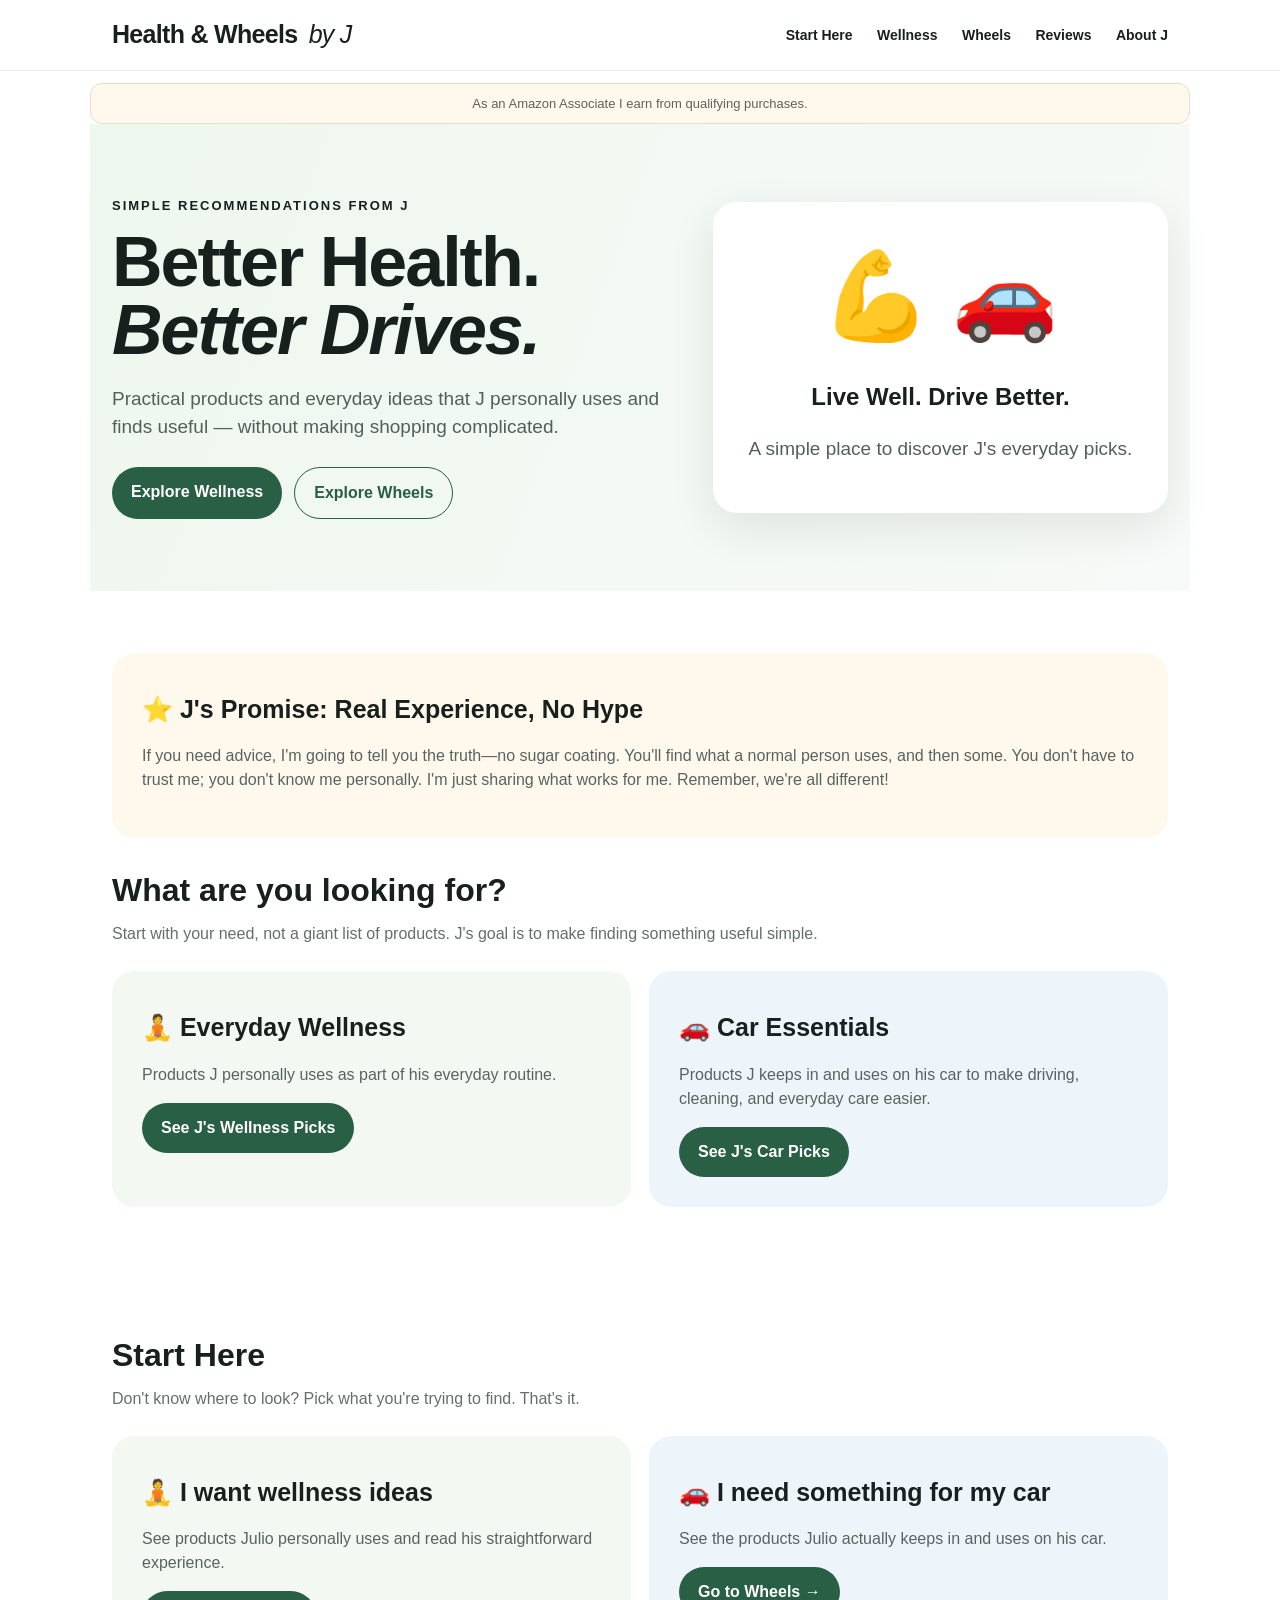
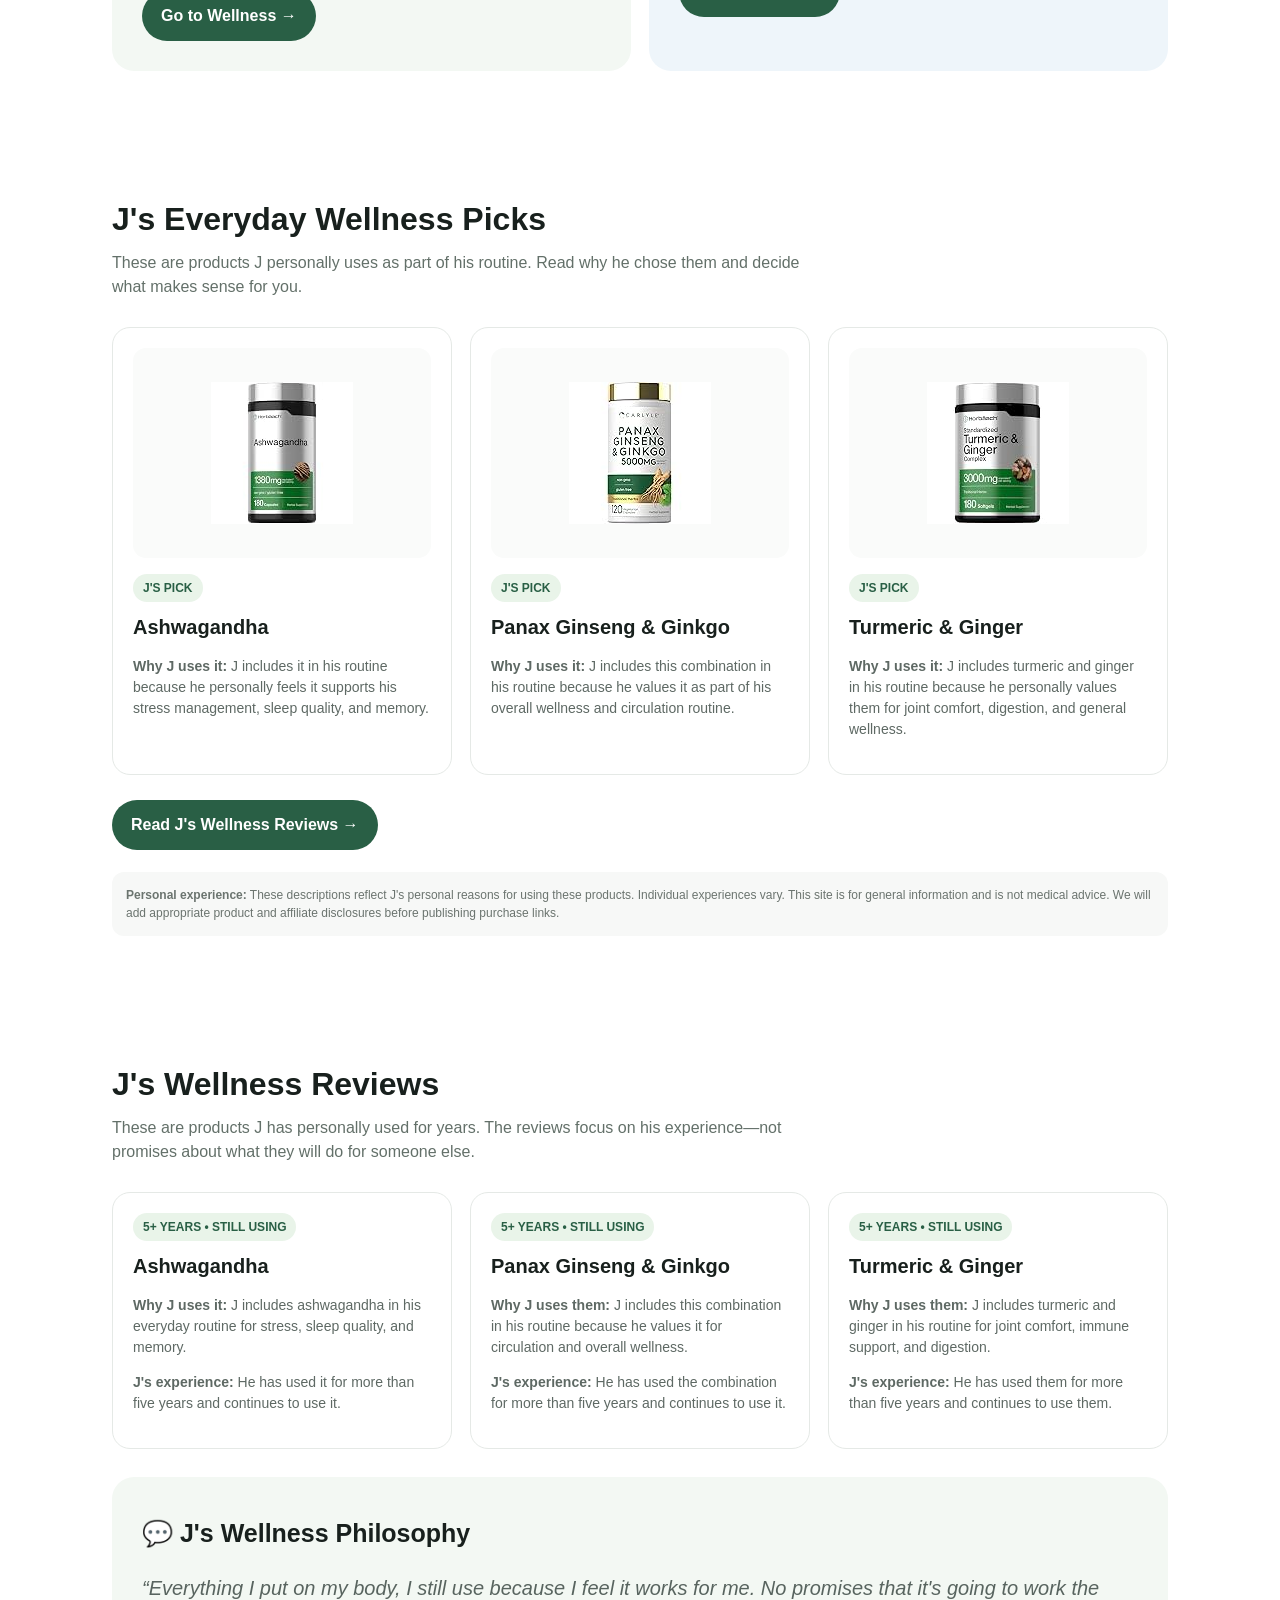
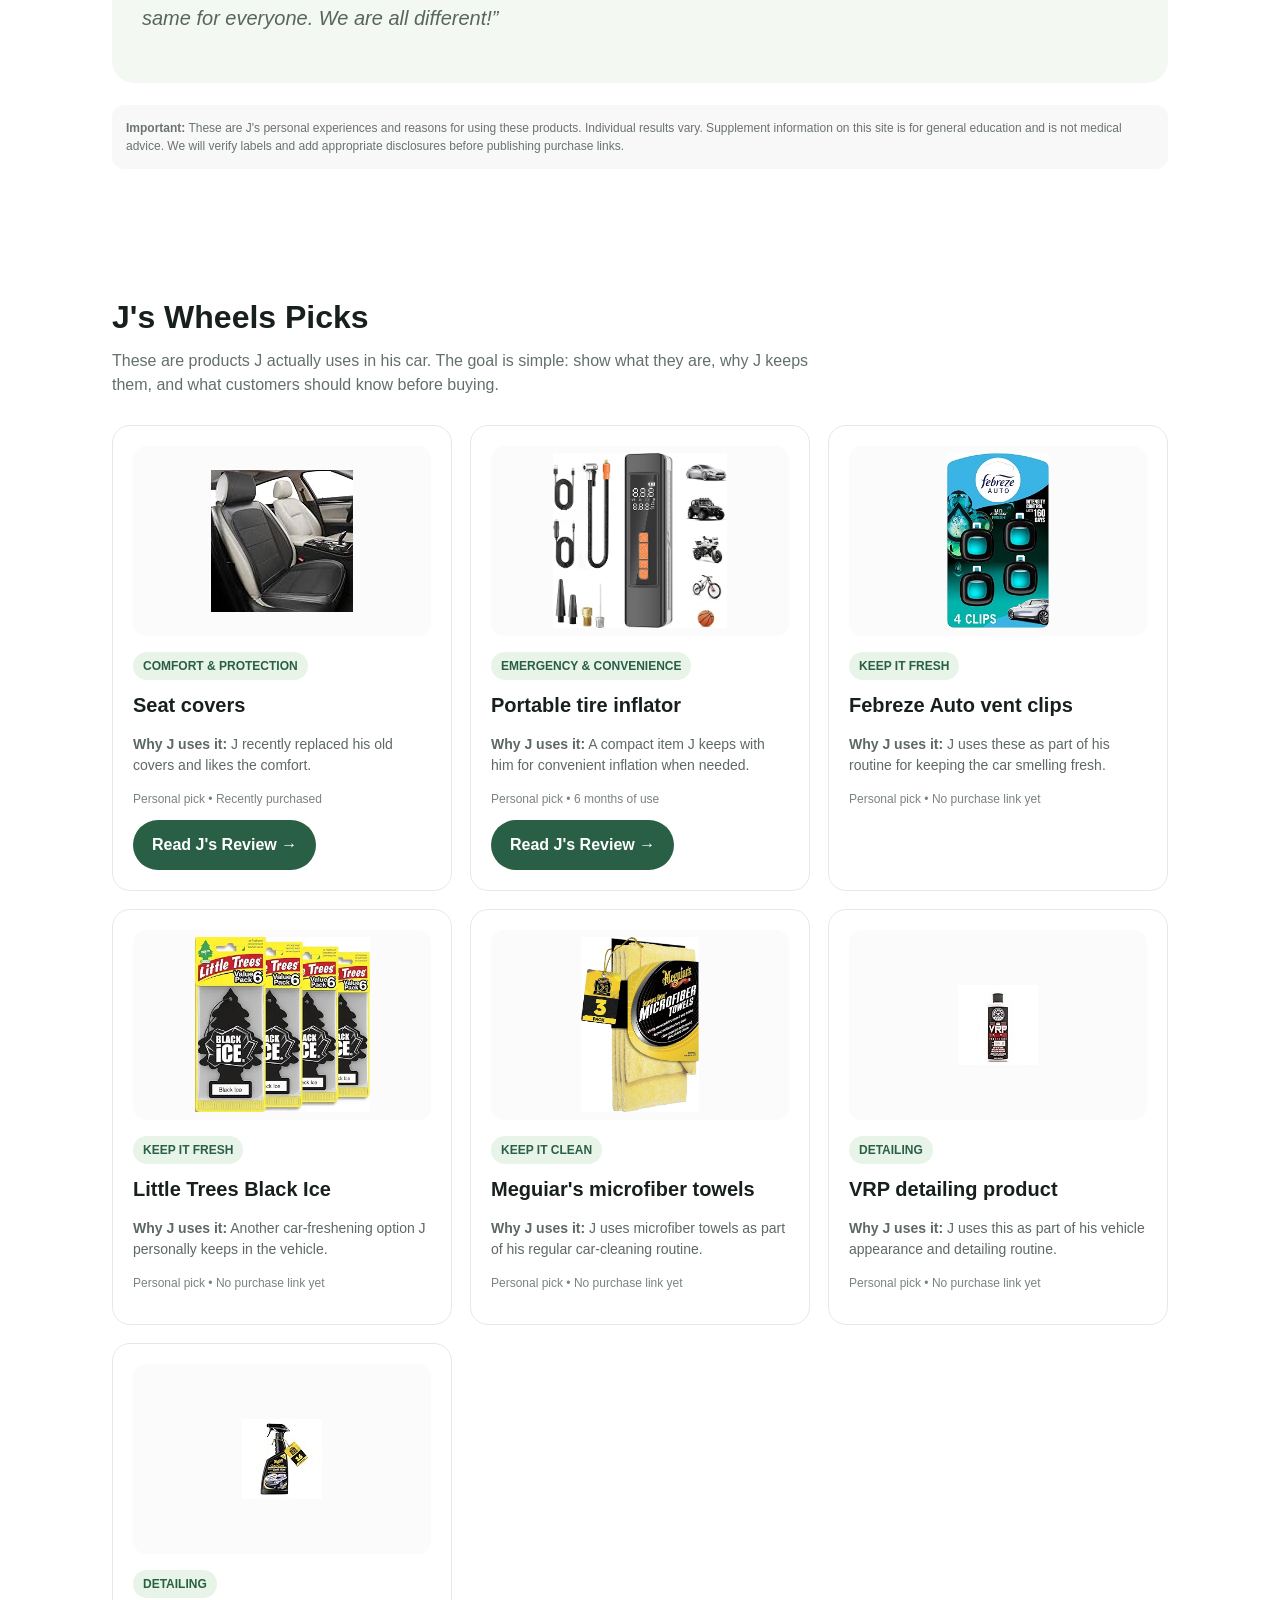
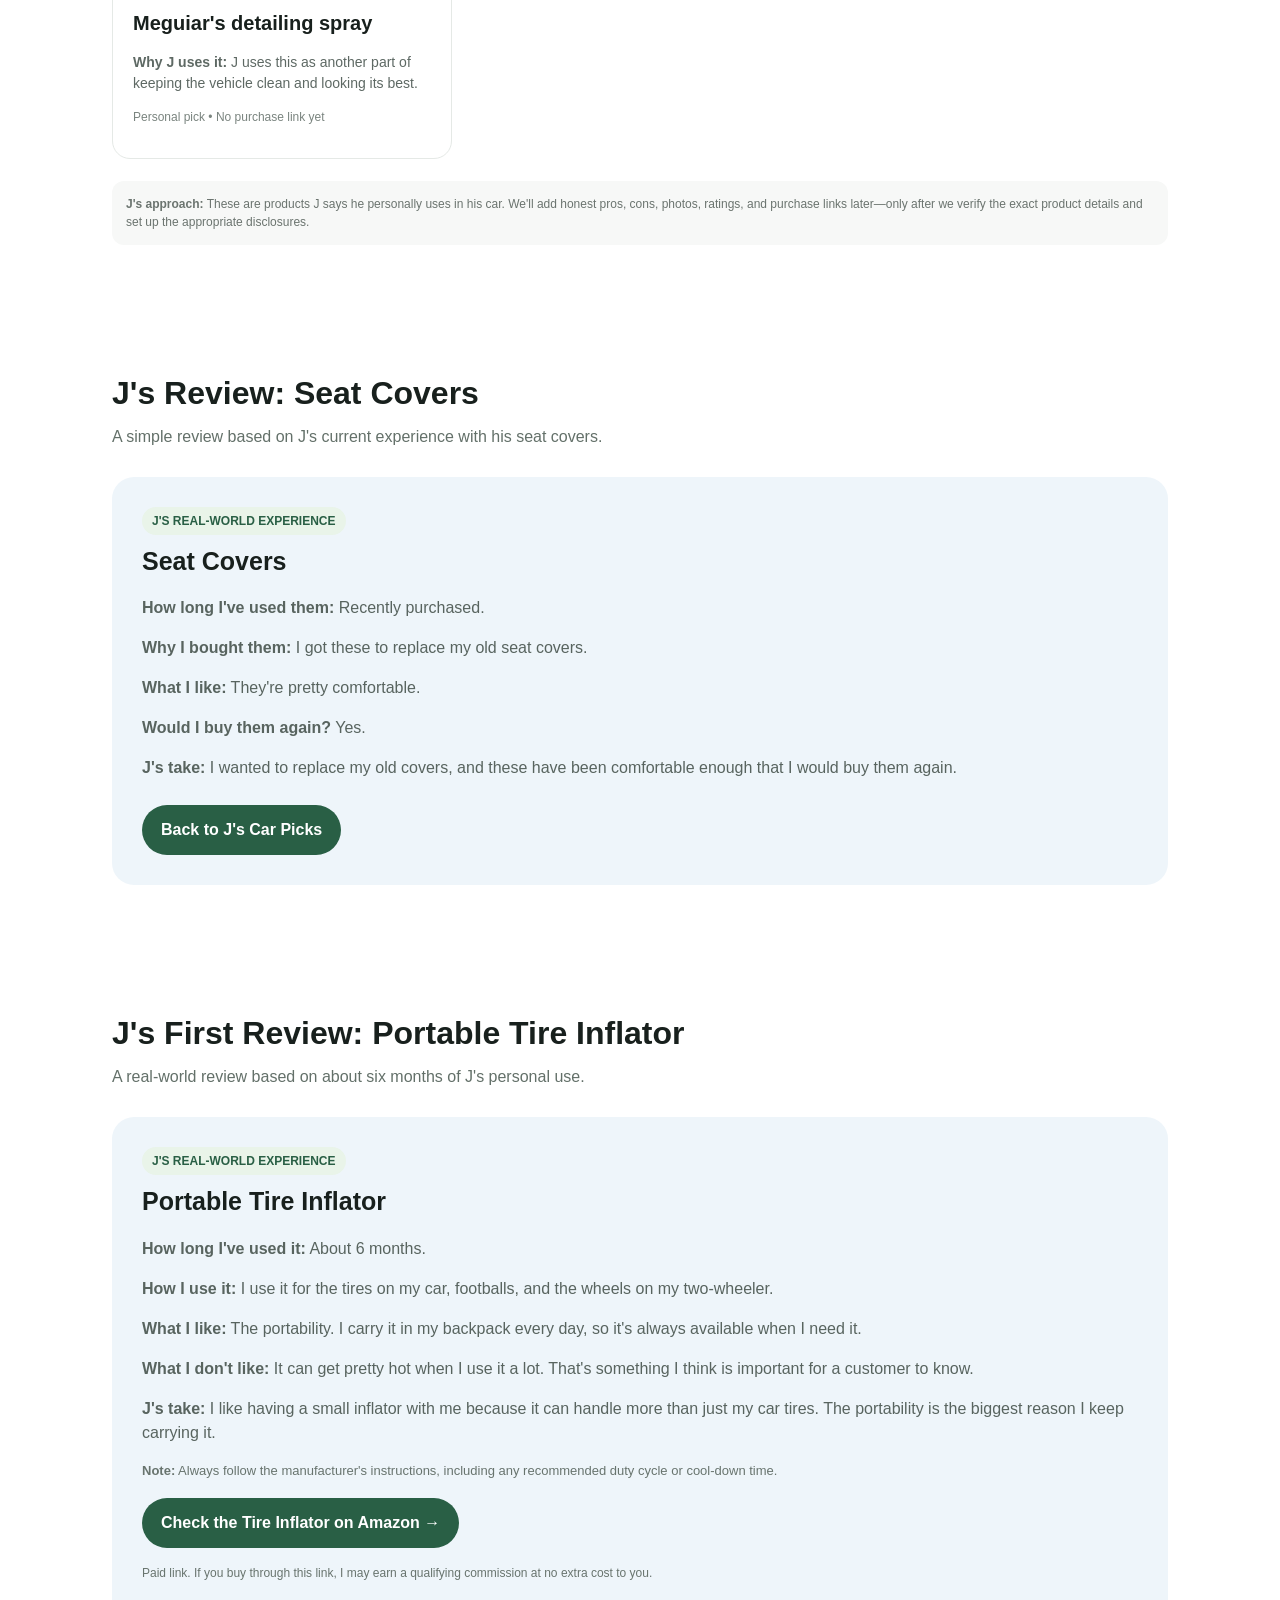
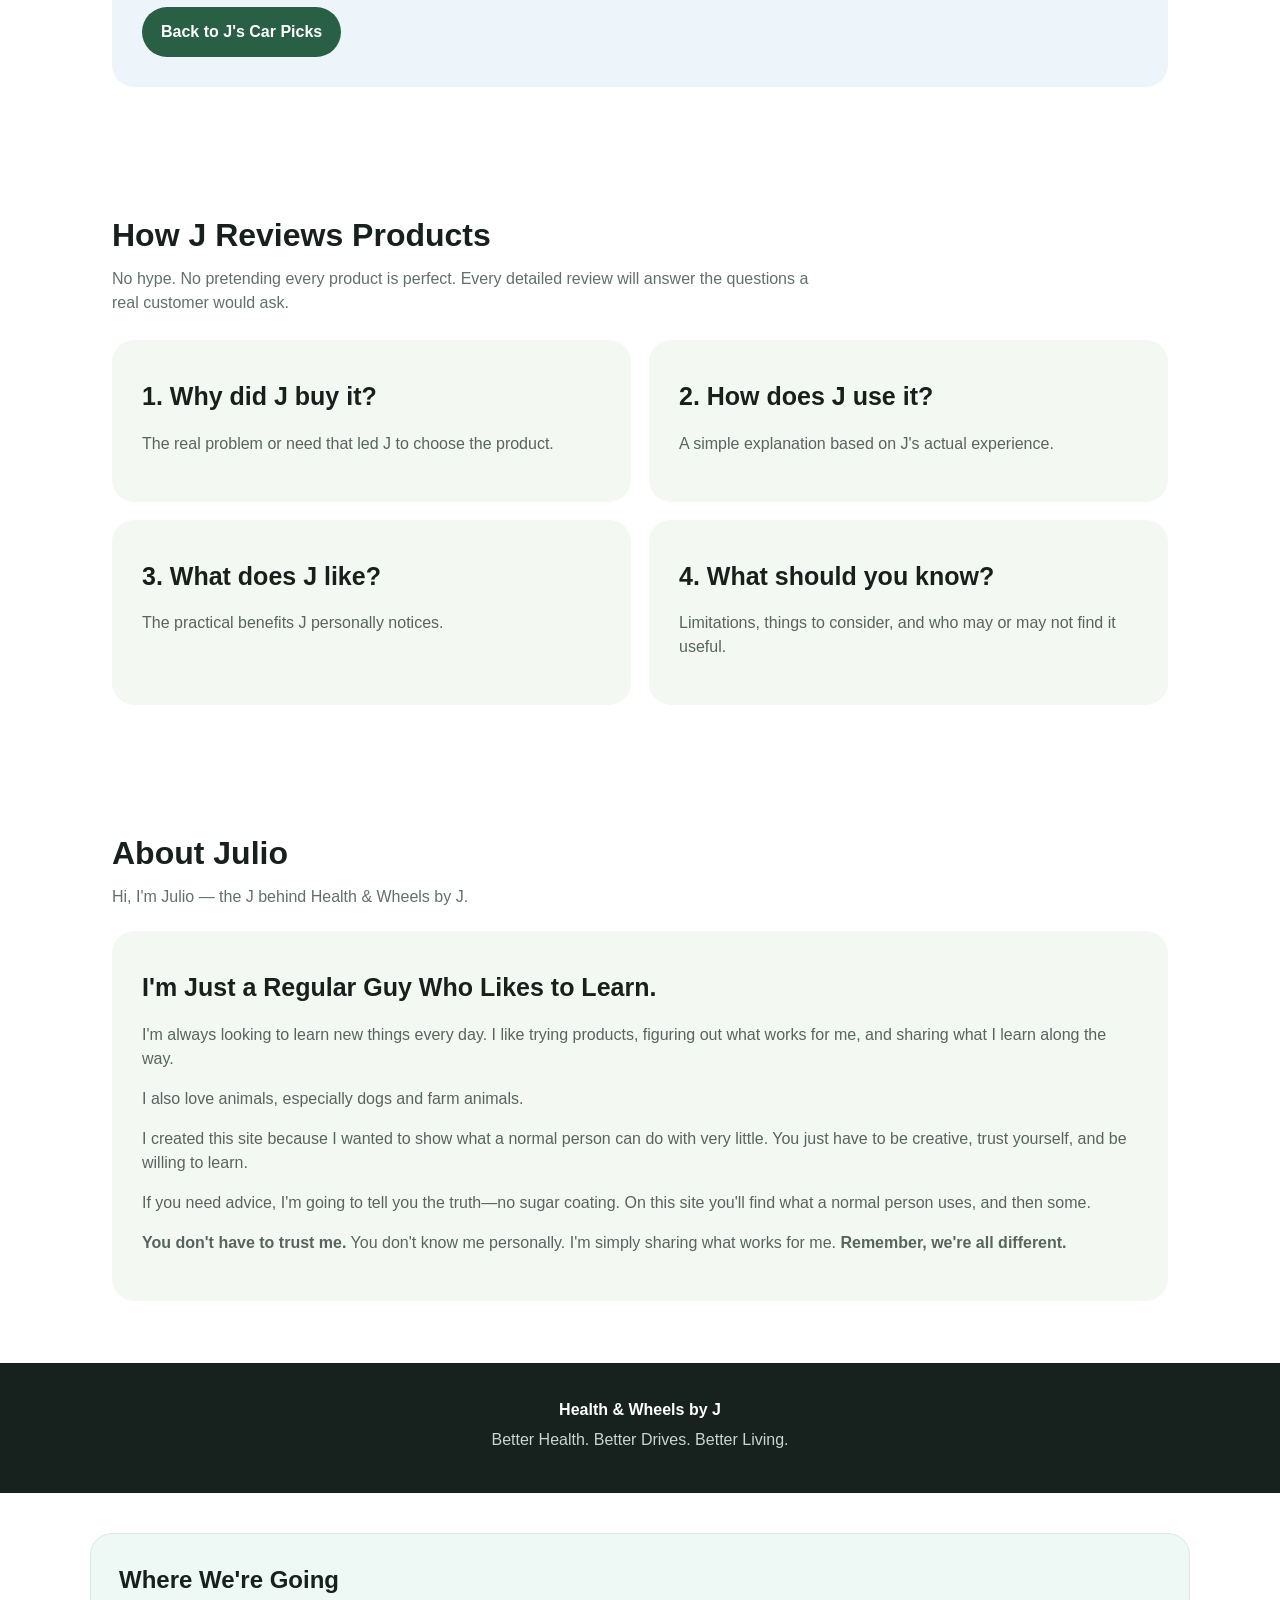
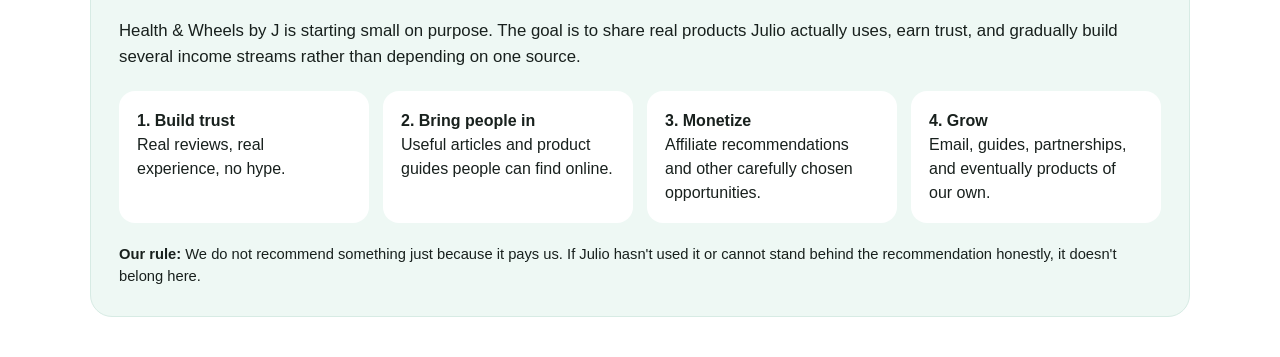
<file: health_and_wheels_by_j_amazon_ready.html>
<!DOCTYPE html>
<html lang="en">
<head>
<meta charset="UTF-8">
<meta name="viewport" content="width=device-width, initial-scale=1.0">
<title>Health & Wheels by J</title>
<style>
*{box-sizing:border-box}
body{margin:0;font-family:Arial,Helvetica,sans-serif;color:#18201d;background:#fff;line-height:1.5}
header{position:sticky;top:0;background:#fff;border-bottom:1px solid #e8ece9;z-index:10}
.nav{max-width:1100px;margin:auto;padding:16px 22px;display:flex;align-items:center;justify-content:space-between;gap:20px}
.logo{font-size:25px;font-weight:800;letter-spacing:-.7px}
.logo span{font-style:italic;font-weight:500;margin-left:5px}
nav a{color:#18201d;text-decoration:none;margin-left:20px;font-weight:700;font-size:14px}
.hero{background:linear-gradient(110deg,#eef7ee,#f7faf8);padding:72px 22px}
.hero-inner{max-width:1100px;margin:auto;display:grid;grid-template-columns:1.1fr .9fr;gap:45px;align-items:center}
.eyebrow{font-size:13px;font-weight:800;letter-spacing:2px;text-transform:uppercase}
h1{font-size:clamp(42px,6vw,70px);line-height:.98;margin:12px 0 20px;letter-spacing:-2px}
h1 span{font-style:italic}
.hero p{font-size:19px;max-width:610px;color:#53605a}
.buttons{display:flex;gap:12px;flex-wrap:wrap;margin-top:25px}
.btn{display:inline-block;padding:13px 19px;border-radius:999px;text-decoration:none;font-weight:800}
.primary{background:#295f45;color:#fff}
.secondary{border:1px solid #295f45;color:#295f45}
.hero-card{background:#fff;border-radius:24px;padding:30px;box-shadow:0 15px 45px #17231a18;text-align:center}
.hero-card .wheel{font-size:85px}
section{max-width:1100px;margin:auto;padding:62px 22px}
.section-title{font-size:32px;margin:0 0 8px}
.section-intro{color:#637069;margin-top:0;max-width:720px}
.categories{display:grid;grid-template-columns:1fr 1fr;gap:18px;margin-top:25px}
.category{padding:30px;border-radius:22px;background:#f3f8f3}
.category.wheels{background:#eef5fa}
.category h3{margin:8px 0;font-size:25px}
.category p{color:#58645f}
.cards{display:grid;grid-template-columns:repeat(3,1fr);gap:18px;margin-top:28px}
.card{border:1px solid #e5e9e6;border-radius:18px;padding:20px;background:#fff}
.product-img{height:210px;display:flex;align-items:center;justify-content:center;background:#fafbfa;border-radius:13px;margin-bottom:16px}
.product-img img{max-width:90%;max-height:190px;object-fit:contain}
.badge{display:inline-block;background:#e9f4e9;color:#295f45;border-radius:999px;padding:5px 10px;font-size:12px;font-weight:800}
.card h3{margin:10px 0 5px;font-size:20px}
.card p{color:#5e6964;font-size:14px}
.disclaimer{font-size:12px;color:#6b746f;background:#f7f8f7;border-radius:12px;padding:14px;margin-top:22px}
.wheel-placeholder{padding:35px;border:2px dashed #cbd6cf;border-radius:20px;text-align:center;color:#68746e}
footer{background:#17211e;color:#fff;padding:35px 22px;text-align:center}
footer p{margin:6px 0;color:#cbd5cf}
.small-note{font-size:12px!important;color:#7a847f!important;margin-top:8px}.wheels-grid .product-img{height:190px}.wheels-grid .product-img img{max-height:175px}@media(max-width:760px){.hero-inner,.categories,.cards{grid-template-columns:1fr}nav a{margin-left:8px;font-size:12px}.hero{padding:48px 22px}}
</style>
</head>
<body>
<header>
  <div class="nav">
    <div class="logo">Health & Wheels <span>by J</span></div>
    <nav>
      <a href="#start">Start Here</a>
      <a href="#wellness">Wellness</a>
      <a href="#wheels">Wheels</a>
      <a href="#first-review">Reviews</a>
      <a href="#about">About J</a>
    </nav>
  </div>
</header>


<div style="max-width:1100px;margin:12px auto 0;padding:10px 18px;text-align:center;
background:#fff8ed;border:1px solid #eadcc7;border-radius:12px;font-size:13px;color:#5f625e;">
  As an Amazon Associate I earn from qualifying purchases.
</div>

<main>
<section class="hero">
  <div class="hero-inner">
    <div>
      <div class="eyebrow">Simple recommendations from J</div>
      <h1>Better Health.<br><span>Better Drives.</span></h1>
      <p>Practical products and everyday ideas that J personally uses and finds useful — without making shopping complicated.</p>
      <div class="buttons">
        <a class="btn primary" href="#wellness">Explore Wellness</a>
        <a class="btn secondary" href="#wheels">Explore Wheels</a>
      </div>
    </div>
    <div class="hero-card">
      <div class="wheel">💪 🚗</div>
      <h2>Live Well. Drive Better.</h2>
      <p>A simple place to discover J's everyday picks.</p>
    </div>
  </div>
</section>



<section id="start">
  <div class="category" style="margin-bottom:28px;background:#fff8ed;">
    <h3>⭐ J's Promise: Real Experience, No Hype</h3>
    <p>If you need advice, I'm going to tell you the truth—no sugar coating. You'll find what a normal person uses, and then some. You don't have to trust me; you don't know me personally. I'm just sharing what works for me. Remember, we're all different!</p>
  </div>

  <h2 class="section-title">What are you looking for?</h2>
  <p class="section-intro">Start with your need, not a giant list of products. J's goal is to make finding something useful simple.</p>
  <div class="categories">
    <div class="category">
      <h3>🧘 Everyday Wellness</h3>
      <p>Products J personally uses as part of his everyday routine.</p>
      <a class="btn primary" href="#wellness">See J's Wellness Picks</a>
    </div>
    <div class="category wheels">
      <h3>🚗 Car Essentials</h3>
      <p>Products J keeps in and uses on his car to make driving, cleaning, and everyday care easier.</p>
      <a class="btn primary" href="#wheels">See J's Car Picks</a>
    </div>
  </div>
</section>


<section id="quick-guide">
  <h2 class="section-title">Start Here</h2>
  <p class="section-intro">Don't know where to look? Pick what you're trying to find. That's it.</p>
  <div class="categories">
    <div class="category">
      <h3>🧘 I want wellness ideas</h3>
      <p>See products Julio personally uses and read his straightforward experience.</p>
      <a class="btn primary" href="#wellness">Go to Wellness →</a>
    </div>
    <div class="category wheels">
      <h3>🚗 I need something for my car</h3>
      <p>See the products Julio actually keeps in and uses on his car.</p>
      <a class="btn primary" href="#wheels">Go to Wheels →</a>
    </div>
  </div>
</section>

<section id="wellness">
  <h2 class="section-title">J's Everyday Wellness Picks</h2>
  <p class="section-intro">These are products J personally uses as part of his routine. Read why he chose them and decide what makes sense for you.</p>
  <div class="cards">
    <article class="card">
      <div class="product-img"><img src="[data-uri]" alt="Ashwagandha supplement bottle"></div>
      <span class="badge">J'S PICK</span>
      <h3>Ashwagandha</h3>
      <p><strong>Why J uses it:</strong> J includes it in his routine because he personally feels it supports his stress management, sleep quality, and memory.</p>
    </article>
    <article class="card">
      <div class="product-img"><img src="[data-uri]" alt="Panax Ginseng and Ginkgo supplement bottle"></div>
      <span class="badge">J'S PICK</span>
      <h3>Panax Ginseng & Ginkgo</h3>
      <p><strong>Why J uses it:</strong> J includes this combination in his routine because he values it as part of his overall wellness and circulation routine.</p>
    </article>
    <article class="card">
      <div class="product-img"><img src="[data-uri]" alt="Turmeric and Ginger supplement bottle"></div>
      <span class="badge">J'S PICK</span>
      <h3>Turmeric & Ginger</h3>
      <p><strong>Why J uses it:</strong> J includes turmeric and ginger in his routine because he personally values them for joint comfort, digestion, and general wellness.</p>
    </article>
  </div>

  <div class="buttons"><a class="btn primary" href="#wellness-reviews">Read J's Wellness Reviews →</a></div>
  <div class="disclaimer"><strong>Personal experience:</strong> These descriptions reflect J's personal reasons for using these products. Individual experiences vary. This site is for general information and is not medical advice. We will add appropriate product and affiliate disclosures before publishing purchase links.</div>
</section>


<section id="wellness-reviews">
  <h2 class="section-title">J's Wellness Reviews</h2>
  <p class="section-intro">These are products J has personally used for years. The reviews focus on his experience—not promises about what they will do for someone else.</p>
  <div class="cards">
    <article class="card">
      <span class="badge">5+ YEARS • STILL USING</span>
      <h3>Ashwagandha</h3>
      <p><strong>Why J uses it:</strong> J includes ashwagandha in his everyday routine for stress, sleep quality, and memory.</p>
      <p><strong>J's experience:</strong> He has used it for more than five years and continues to use it.</p>
    </article>
    <article class="card">
      <span class="badge">5+ YEARS • STILL USING</span>
      <h3>Panax Ginseng & Ginkgo</h3>
      <p><strong>Why J uses them:</strong> J includes this combination in his routine because he values it for circulation and overall wellness.</p>
      <p><strong>J's experience:</strong> He has used the combination for more than five years and continues to use it.</p>
    </article>
    <article class="card">
      <span class="badge">5+ YEARS • STILL USING</span>
      <h3>Turmeric & Ginger</h3>
      <p><strong>Why J uses them:</strong> J includes turmeric and ginger in his routine for joint comfort, immune support, and digestion.</p>
      <p><strong>J's experience:</strong> He has used them for more than five years and continues to use them.</p>
    </article>
  </div>
  <div class="category" style="margin-top:28px;">
    <h3>💬 J's Wellness Philosophy</h3>
    <p style="font-size:20px;"><em>“Everything I put on my body, I still use because I feel it works for me. No promises that it's going to work the same for everyone. We are all different!”</em></p>
  </div>
  <div class="disclaimer"><strong>Important:</strong> These are J's personal experiences and reasons for using these products. Individual results vary. Supplement information on this site is for general education and is not medical advice. We will verify labels and add appropriate disclosures before publishing purchase links.</div>
</section>

<section id="wheels">
  <h2 class="section-title">J's Wheels Picks</h2>
  <p class="section-intro">These are products J actually uses in his car. The goal is simple: show what they are, why J keeps them, and what customers should know before buying.</p>

  <div class="cards wheels-grid">
    
    <article class="card">
      <div class="product-img"><img src="[data-uri]" alt="Seat covers"></div>
      <span class="badge">COMFORT &amp; PROTECTION</span>
      <h3>Seat covers</h3>
      <p><strong>Why J uses it:</strong> J recently replaced his old covers and likes the comfort.</p>
      <p class="small-note">Personal pick • Recently purchased</p>
      <a class="btn primary" href="#seat-cover-review">Read J's Review →</a>
    </article>
    
    <article class="card">
      <div class="product-img"><img src="[data-uri]" alt="Portable tire inflator"></div>
      <span class="badge">EMERGENCY &amp; CONVENIENCE</span>
      <h3>Portable tire inflator</h3>
      <p><strong>Why J uses it:</strong> A compact item J keeps with him for convenient inflation when needed.</p>
      <p class="small-note">Personal pick • 6 months of use</p>
      <a class="btn primary" href="#first-review">Read J's Review →</a>
    </article>
    
    <article class="card">
      <div class="product-img"><img src="[data-uri]" alt="Febreze Auto vent clips"></div>
      <span class="badge">KEEP IT FRESH</span>
      <h3>Febreze Auto vent clips</h3>
      <p><strong>Why J uses it:</strong> J uses these as part of his routine for keeping the car smelling fresh.</p>
      <p class="small-note">Personal pick • No purchase link yet</p>
    </article>
    
    <article class="card">
      <div class="product-img"><img src="[data-uri]" alt="Little Trees Black Ice"></div>
      <span class="badge">KEEP IT FRESH</span>
      <h3>Little Trees Black Ice</h3>
      <p><strong>Why J uses it:</strong> Another car-freshening option J personally keeps in the vehicle.</p>
      <p class="small-note">Personal pick • No purchase link yet</p>
    </article>
    
    <article class="card">
      <div class="product-img"><img src="[data-uri]" alt="Meguiar&#x27;s microfiber towels"></div>
      <span class="badge">KEEP IT CLEAN</span>
      <h3>Meguiar&#x27;s microfiber towels</h3>
      <p><strong>Why J uses it:</strong> J uses microfiber towels as part of his regular car-cleaning routine.</p>
      <p class="small-note">Personal pick • No purchase link yet</p>
    </article>
    
    <article class="card">
      <div class="product-img"><img src="[data-uri]" alt="VRP detailing product"></div>
      <span class="badge">DETAILING</span>
      <h3>VRP detailing product</h3>
      <p><strong>Why J uses it:</strong> J uses this as part of his vehicle appearance and detailing routine.</p>
      <p class="small-note">Personal pick • No purchase link yet</p>
    </article>
    
    <article class="card">
      <div class="product-img"><img src="[data-uri]" alt="Meguiar&#x27;s detailing spray"></div>
      <span class="badge">DETAILING</span>
      <h3>Meguiar&#x27;s detailing spray</h3>
      <p><strong>Why J uses it:</strong> J uses this as another part of keeping the vehicle clean and looking its best.</p>
      <p class="small-note">Personal pick • No purchase link yet</p>
    </article>
    
  </div>
  <div class="disclaimer"><strong>J's approach:</strong> These are products J says he personally uses in his car. We'll add honest pros, cons, photos, ratings, and purchase links later—only after we verify the exact product details and set up the appropriate disclosures.</div>

</section>




<section id="seat-cover-review">
  <h2 class="section-title">J's Review: Seat Covers</h2>
  <p class="section-intro">A simple review based on J's current experience with his seat covers.</p>
  <div class="category wheels" style="margin-top:28px;">
    <span class="badge">J'S REAL-WORLD EXPERIENCE</span>
    <h3>Seat Covers</h3>
    <p><strong>How long I've used them:</strong> Recently purchased.</p>
    <p><strong>Why I bought them:</strong> I got these to replace my old seat covers.</p>
    <p><strong>What I like:</strong> They're pretty comfortable.</p>
    <p><strong>Would I buy them again?</strong> Yes.</p>
    <p><strong>J's take:</strong> I wanted to replace my old covers, and these have been comfortable enough that I would buy them again.</p>
    <div class="buttons">
      <a class="btn primary" href="#wheels">Back to J's Car Picks</a>
    </div>
  </div>
</section>

<section id="first-review">
  <h2 class="section-title">J's First Review: Portable Tire Inflator</h2>
  <p class="section-intro">A real-world review based on about six months of J's personal use.</p>
  <div class="category wheels" style="margin-top:28px;">
    <span class="badge">J'S REAL-WORLD EXPERIENCE</span>
    <h3>Portable Tire Inflator</h3>
    <p><strong>How long I've used it:</strong> About 6 months.</p>
    <p><strong>How I use it:</strong> I use it for the tires on my car, footballs, and the wheels on my two-wheeler.</p>
    <p><strong>What I like:</strong> The portability. I carry it in my backpack every day, so it's always available when I need it.</p>
    <p><strong>What I don't like:</strong> It can get pretty hot when I use it a lot. That's something I think is important for a customer to know.</p>
    <p><strong>J's take:</strong> I like having a small inflator with me because it can handle more than just my car tires. The portability is the biggest reason I keep carrying it.</p>
    <p style="font-size:13px;color:#68746e;"><strong>Note:</strong> Always follow the manufacturer's instructions, including any recommended duty cycle or cool-down time.</p>
<p style="margin-top:18px;">
  <a class="btn primary" href="https://amzn.to/4xGLPDA" target="_blank" rel="nofollow sponsored noopener">
    Check the Tire Inflator on Amazon →
  </a>
</p>
<p style="font-size:12px;color:#68746e;margin-top:8px;">
  Paid link. If you buy through this link, I may earn a qualifying commission at no extra cost to you.
</p>

    <div class="buttons">
      <a class="btn primary" href="#wheels">Back to J's Car Picks</a>
    </div>
  </div>
</section>

<section id="reviews">
  <h2 class="section-title">How J Reviews Products</h2>
  <p class="section-intro">No hype. No pretending every product is perfect. Every detailed review will answer the questions a real customer would ask.</p>
  <div class="categories">
    <div class="category">
      <h3>1. Why did J buy it?</h3>
      <p>The real problem or need that led J to choose the product.</p>
    </div>
    <div class="category">
      <h3>2. How does J use it?</h3>
      <p>A simple explanation based on J's actual experience.</p>
    </div>
    <div class="category">
      <h3>3. What does J like?</h3>
      <p>The practical benefits J personally notices.</p>
    </div>
    <div class="category">
      <h3>4. What should you know?</h3>
      <p>Limitations, things to consider, and who may or may not find it useful.</p>
    </div>
  </div>
</section>

<section id="about">
  <h2 class="section-title">About Julio</h2>
  <p class="section-intro">Hi, I'm Julio — the J behind Health & Wheels by J.</p>
  <div class="category" style="margin-top:22px;">
    <h3>I'm Just a Regular Guy Who Likes to Learn.</h3>
    <p>I'm always looking to learn new things every day. I like trying products, figuring out what works for me, and sharing what I learn along the way.</p>
    <p>I also love animals, especially dogs and farm animals.</p>
    <p>I created this site because I wanted to show what a normal person can do with very little. You just have to be creative, trust yourself, and be willing to learn.</p>
    <p>If you need advice, I'm going to tell you the truth—no sugar coating. On this site you'll find what a normal person uses, and then some.</p>
    <p><strong>You don't have to trust me.</strong> You don't know me personally. I'm simply sharing what works for me. <strong>Remember, we're all different.</strong></p>
  </div>
</section>
</main>

<footer>
  <strong>Health & Wheels by J</strong>
  <p>Better Health. Better Drives. Better Living.</p>
</footer>

<section id="business-roadmap" style="margin:40px auto;max-width:1100px;padding:28px;border-radius:22px;background:#eef8f4;border:1px solid #d7ebe4;">
  <h2 style="margin-top:0;">Where We're Going</h2>
  <p style="font-size:1.05rem;line-height:1.6;">
    Health &amp; Wheels by J is starting small on purpose. The goal is to share real products
    Julio actually uses, earn trust, and gradually build several income streams rather than
    depending on one source.
  </p>
  <div style="display:grid;grid-template-columns:repeat(auto-fit,minmax(190px,1fr));gap:14px;margin-top:20px;">
    <div style="background:white;padding:18px;border-radius:16px;"><strong>1. Build trust</strong><br>Real reviews, real experience, no hype.</div>
    <div style="background:white;padding:18px;border-radius:16px;"><strong>2. Bring people in</strong><br>Useful articles and product guides people can find online.</div>
    <div style="background:white;padding:18px;border-radius:16px;"><strong>3. Monetize</strong><br>Affiliate recommendations and other carefully chosen opportunities.</div>
    <div style="background:white;padding:18px;border-radius:16px;"><strong>4. Grow</strong><br>Email, guides, partnerships, and eventually products of our own.</div>
  </div>
  <p style="margin-bottom:0;margin-top:20px;font-size:.92rem;">
    <strong>Our rule:</strong> We do not recommend something just because it pays us. If Julio hasn't used it
    or cannot stand behind the recommendation honestly, it doesn't belong here.
  </p>
</section>

</body>
</html>
</file>
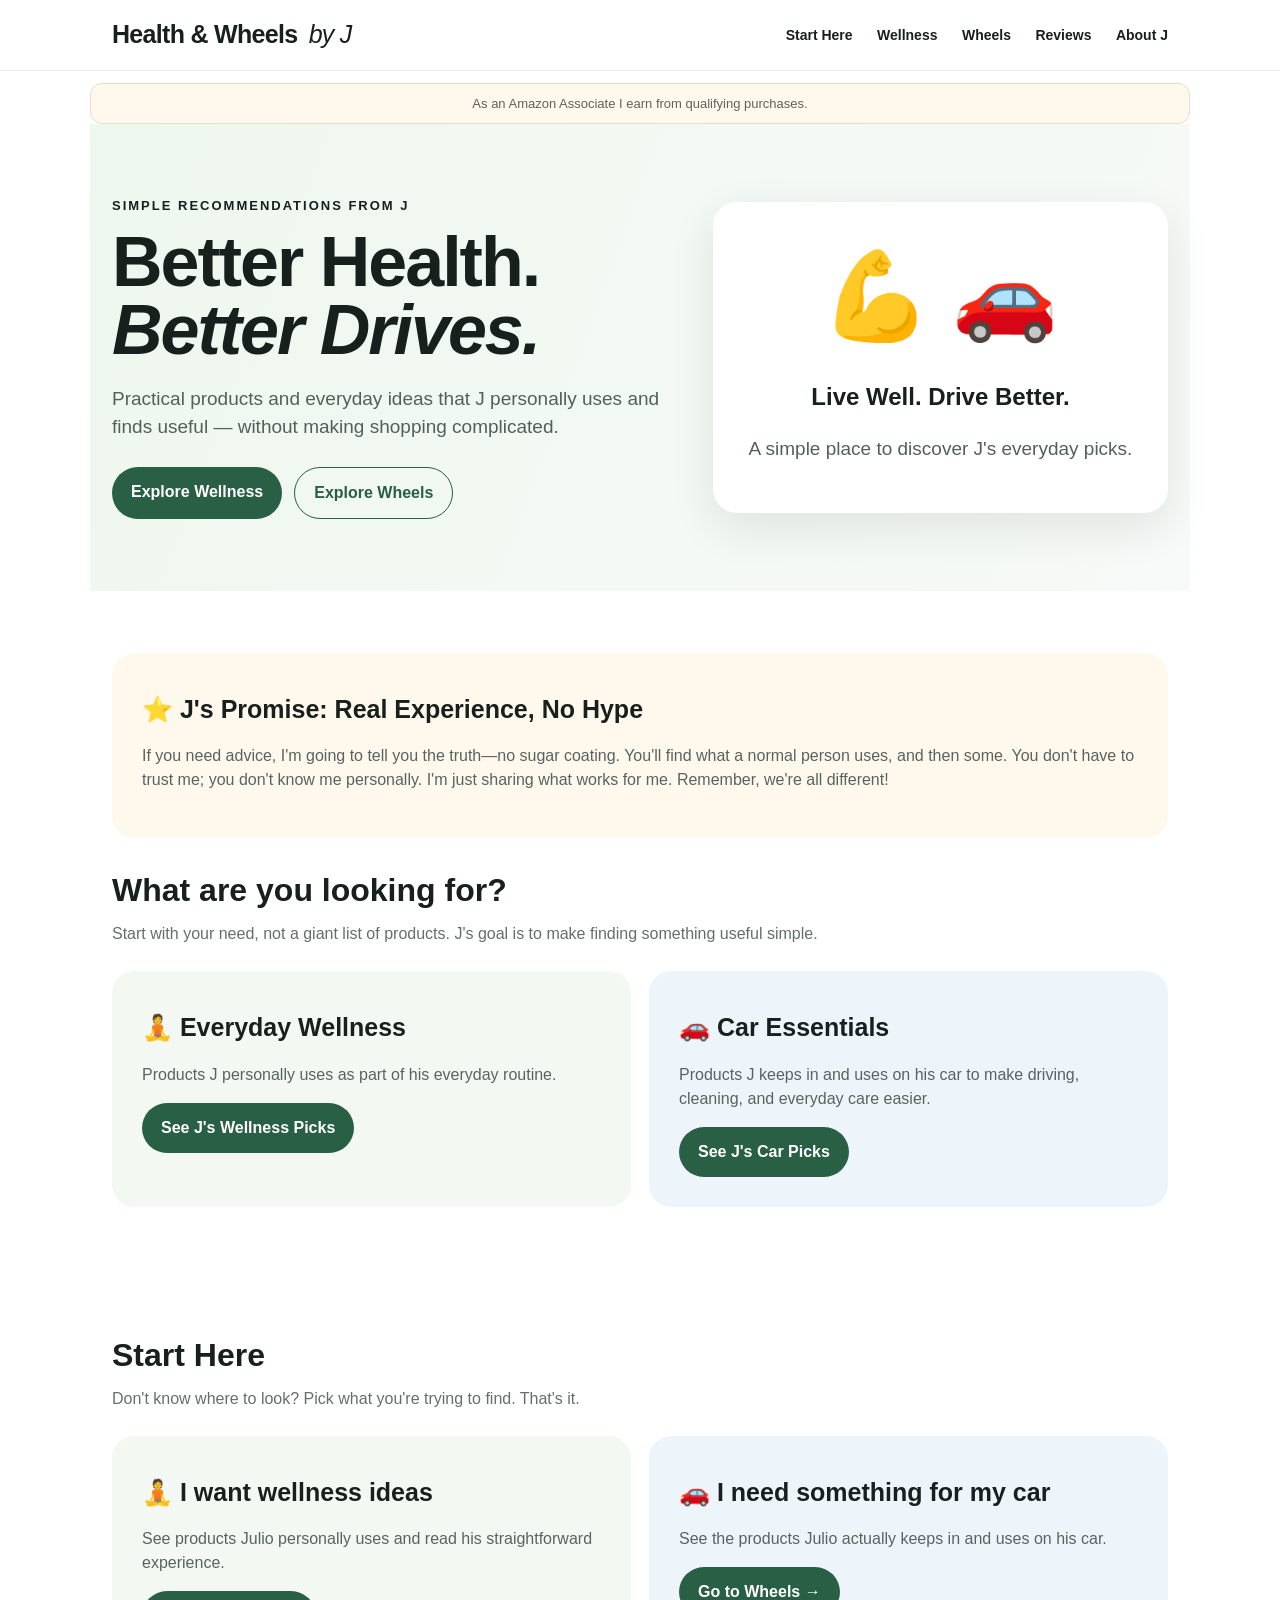
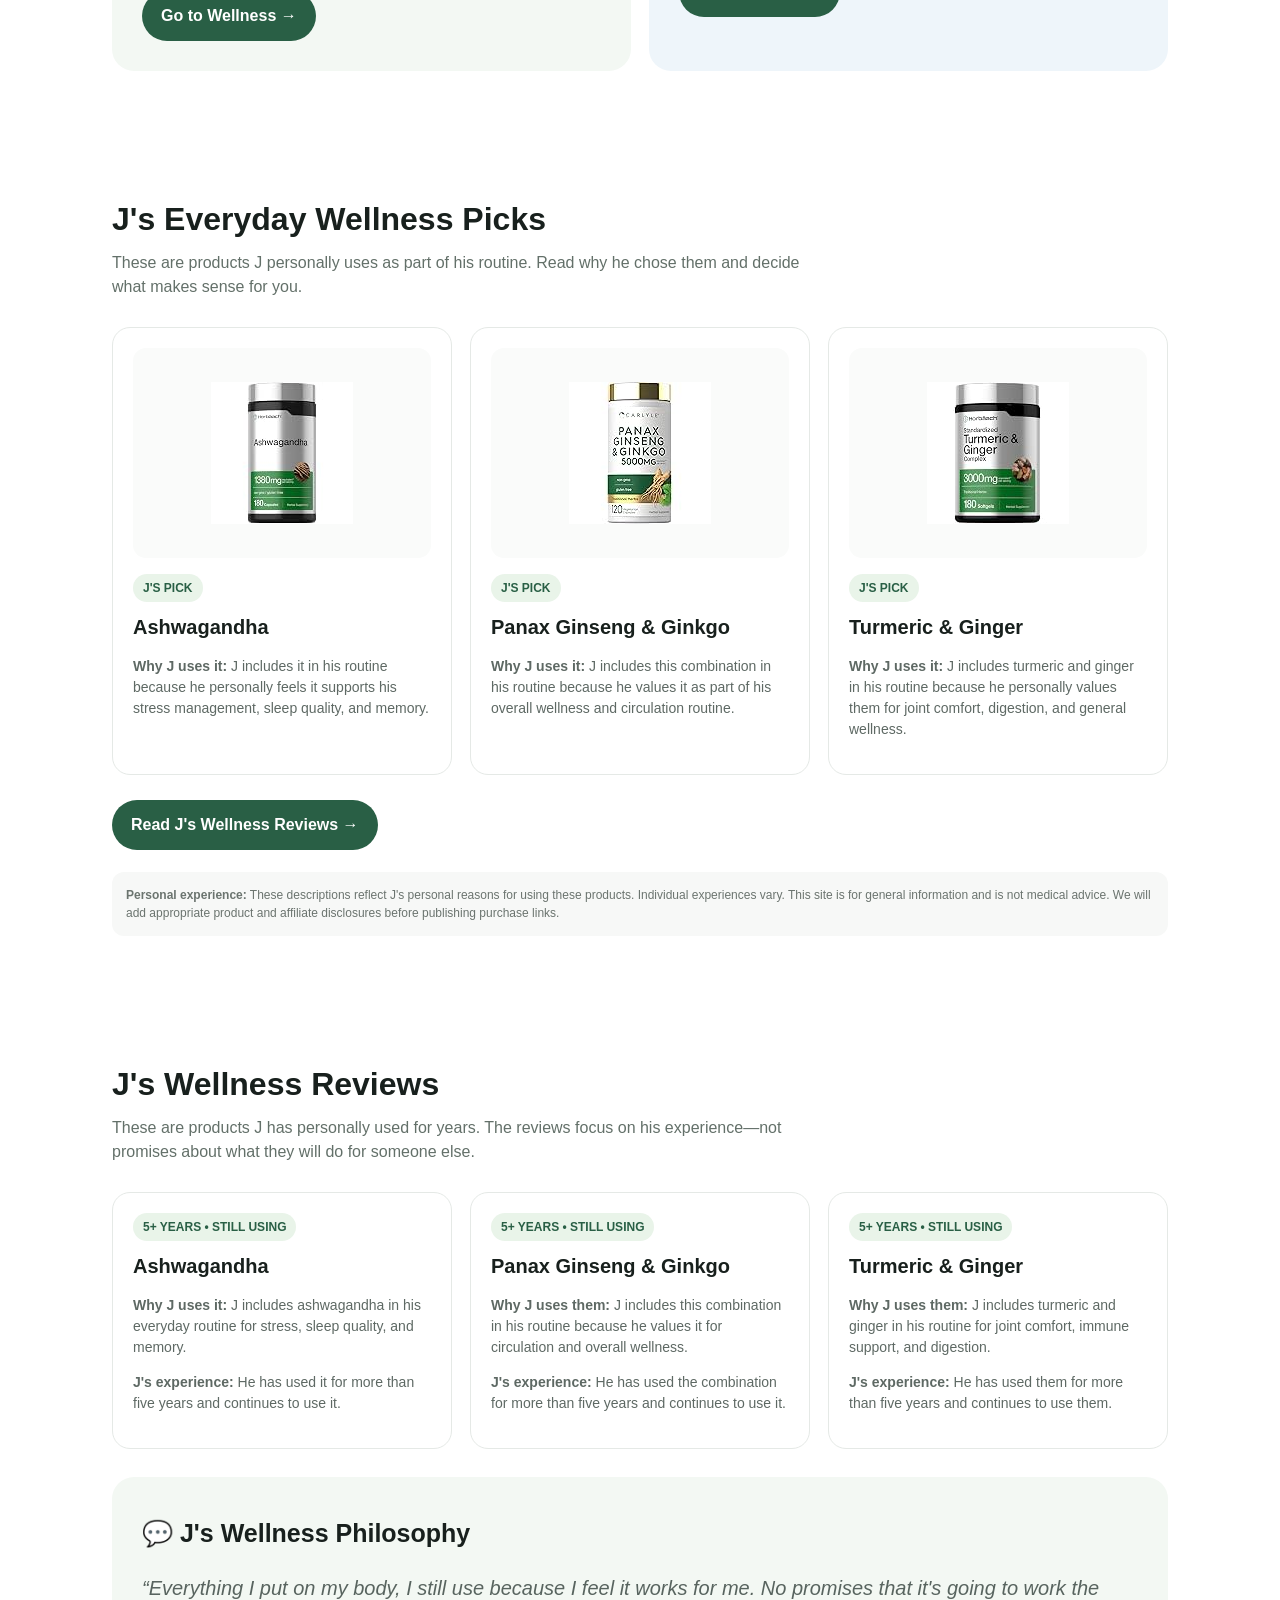
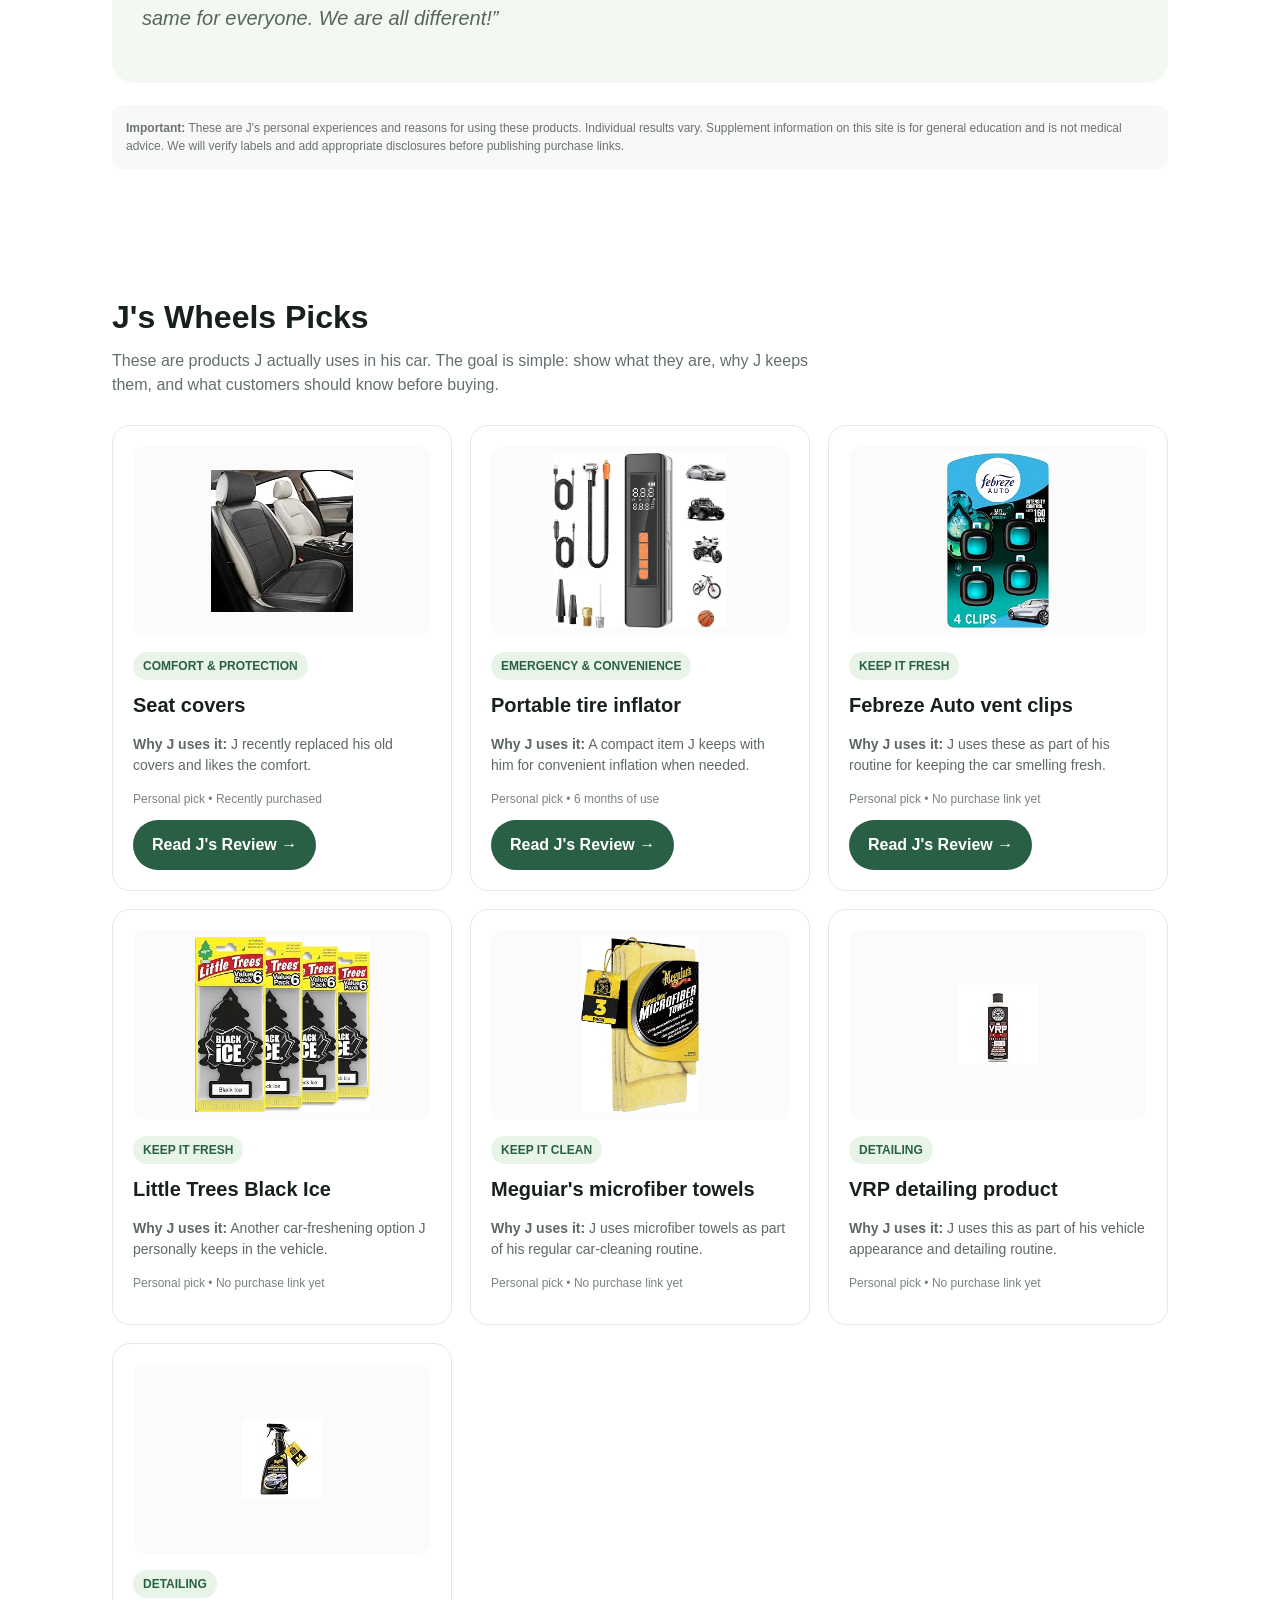
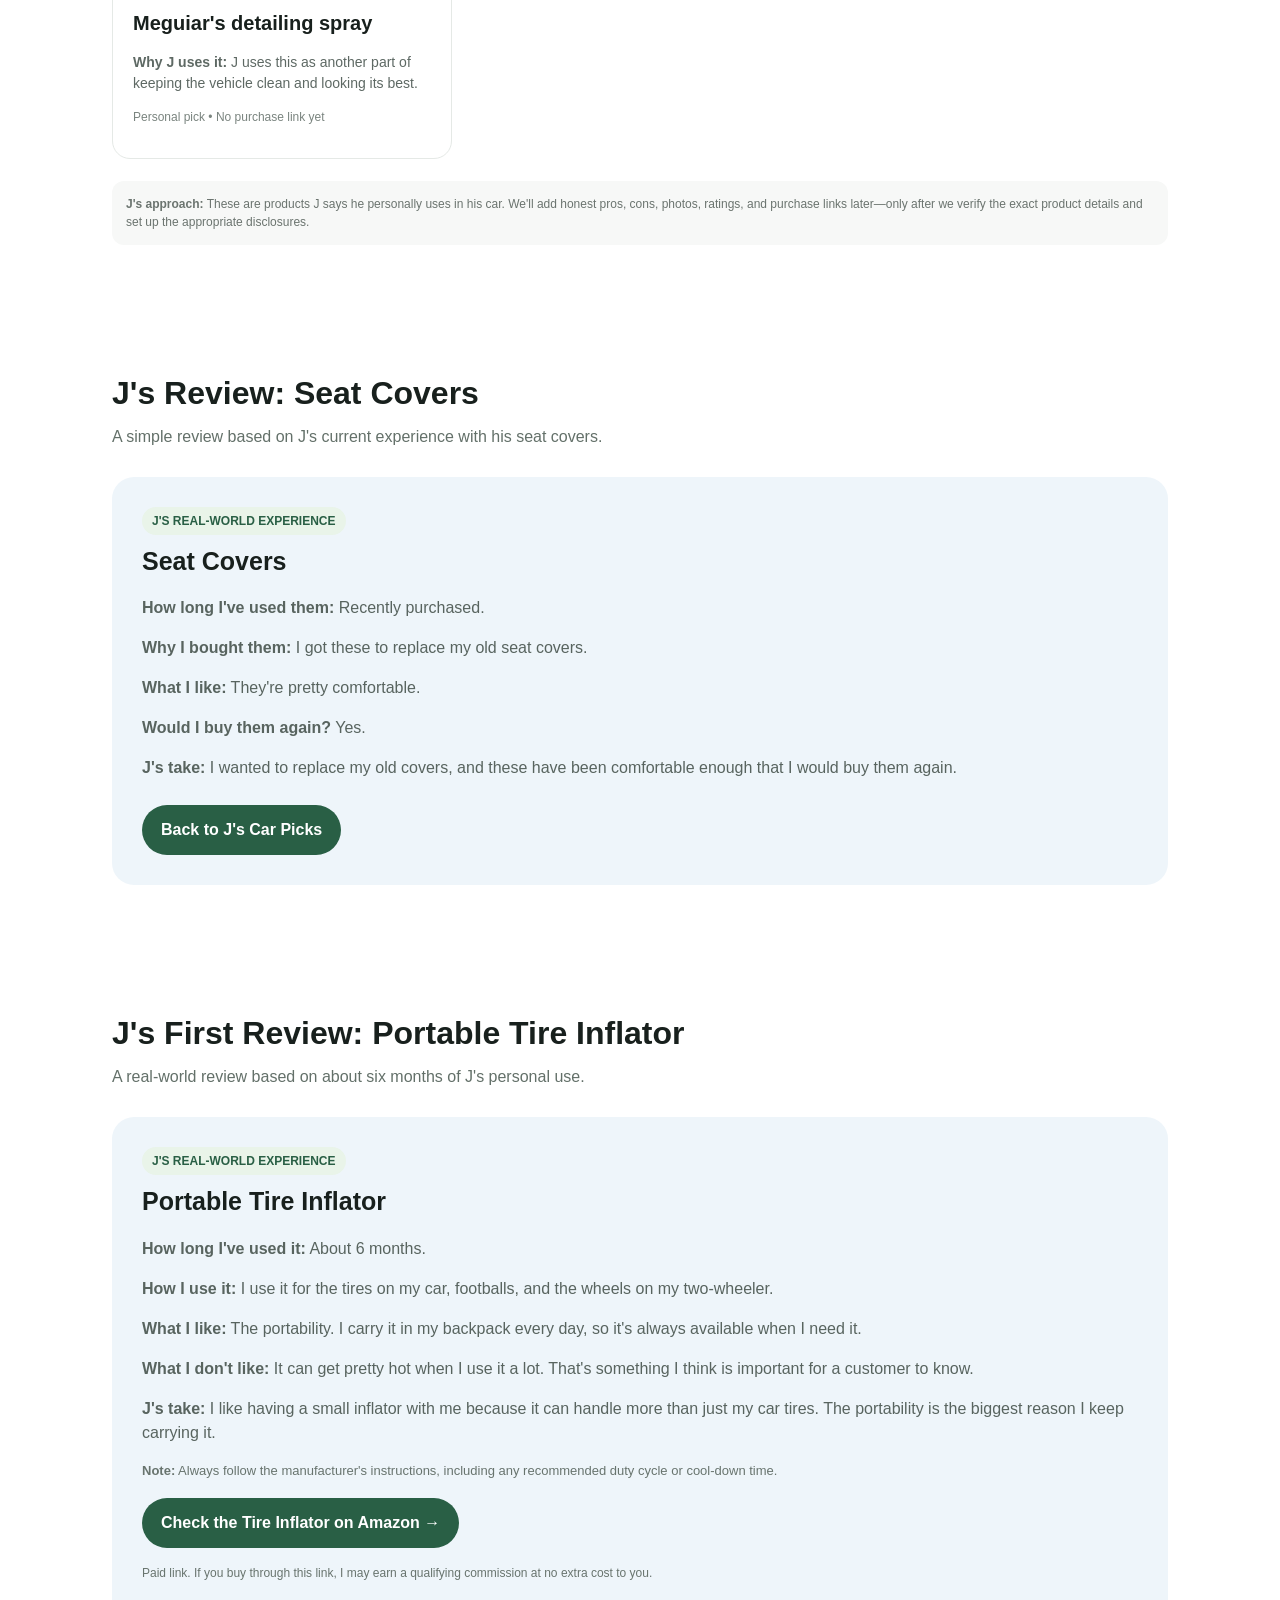
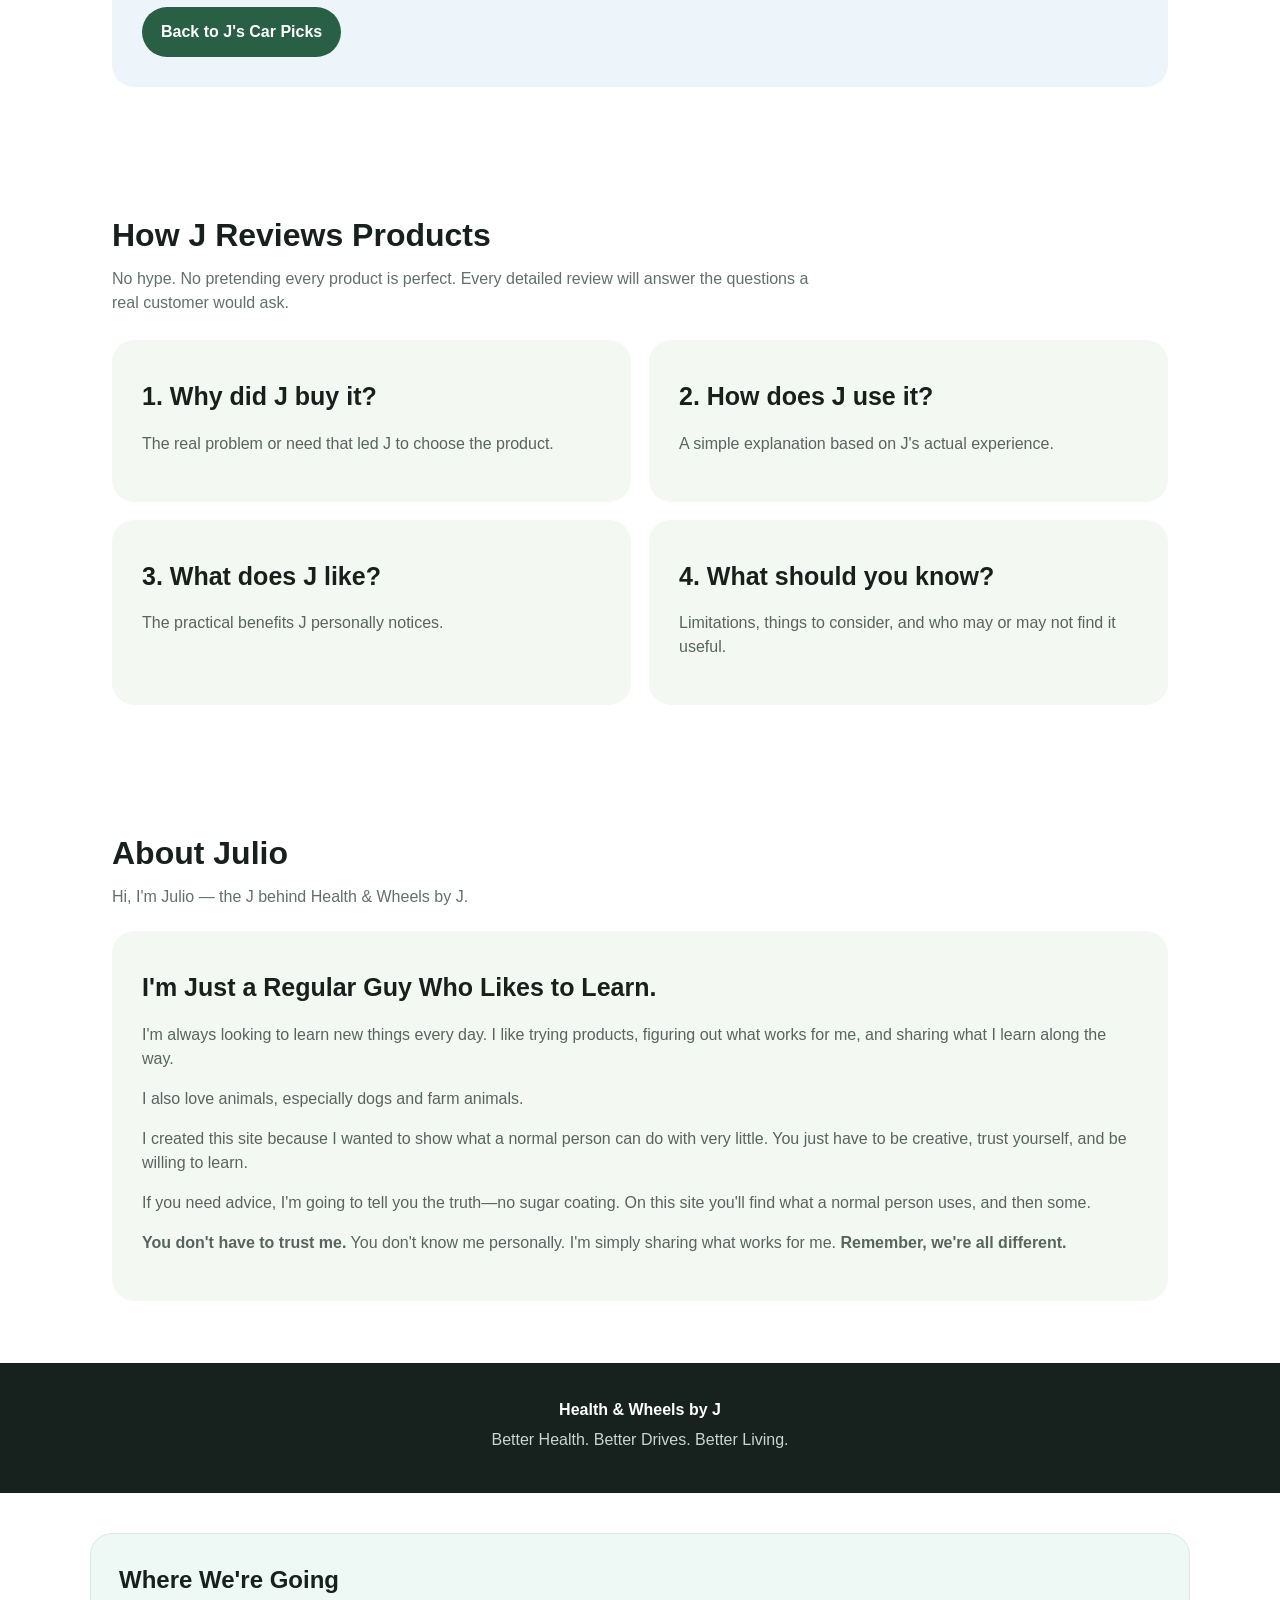
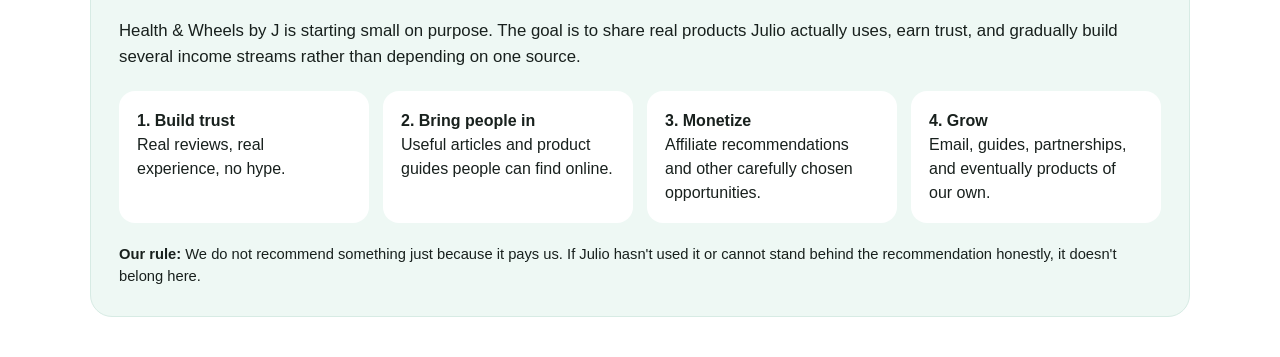
<file: index_febreze_connected.html>
<!DOCTYPE html>
<html lang="en">
<head>
<meta charset="UTF-8">
<meta name="viewport" content="width=device-width, initial-scale=1.0">
<title>Health & Wheels by J</title>
<style>
*{box-sizing:border-box}
body{margin:0;font-family:Arial,Helvetica,sans-serif;color:#18201d;background:#fff;line-height:1.5}
header{position:sticky;top:0;background:#fff;border-bottom:1px solid #e8ece9;z-index:10}
.nav{max-width:1100px;margin:auto;padding:16px 22px;display:flex;align-items:center;justify-content:space-between;gap:20px}
.logo{font-size:25px;font-weight:800;letter-spacing:-.7px}
.logo span{font-style:italic;font-weight:500;margin-left:5px}
nav a{color:#18201d;text-decoration:none;margin-left:20px;font-weight:700;font-size:14px}
.hero{background:linear-gradient(110deg,#eef7ee,#f7faf8);padding:72px 22px}
.hero-inner{max-width:1100px;margin:auto;display:grid;grid-template-columns:1.1fr .9fr;gap:45px;align-items:center}
.eyebrow{font-size:13px;font-weight:800;letter-spacing:2px;text-transform:uppercase}
h1{font-size:clamp(42px,6vw,70px);line-height:.98;margin:12px 0 20px;letter-spacing:-2px}
h1 span{font-style:italic}
.hero p{font-size:19px;max-width:610px;color:#53605a}
.buttons{display:flex;gap:12px;flex-wrap:wrap;margin-top:25px}
.btn{display:inline-block;padding:13px 19px;border-radius:999px;text-decoration:none;font-weight:800}
.primary{background:#295f45;color:#fff}
.secondary{border:1px solid #295f45;color:#295f45}
.hero-card{background:#fff;border-radius:24px;padding:30px;box-shadow:0 15px 45px #17231a18;text-align:center}
.hero-card .wheel{font-size:85px}
section{max-width:1100px;margin:auto;padding:62px 22px}
.section-title{font-size:32px;margin:0 0 8px}
.section-intro{color:#637069;margin-top:0;max-width:720px}
.categories{display:grid;grid-template-columns:1fr 1fr;gap:18px;margin-top:25px}
.category{padding:30px;border-radius:22px;background:#f3f8f3}
.category.wheels{background:#eef5fa}
.category h3{margin:8px 0;font-size:25px}
.category p{color:#58645f}
.cards{display:grid;grid-template-columns:repeat(3,1fr);gap:18px;margin-top:28px}
.card{border:1px solid #e5e9e6;border-radius:18px;padding:20px;background:#fff}
.product-img{height:210px;display:flex;align-items:center;justify-content:center;background:#fafbfa;border-radius:13px;margin-bottom:16px}
.product-img img{max-width:90%;max-height:190px;object-fit:contain}
.badge{display:inline-block;background:#e9f4e9;color:#295f45;border-radius:999px;padding:5px 10px;font-size:12px;font-weight:800}
.card h3{margin:10px 0 5px;font-size:20px}
.card p{color:#5e6964;font-size:14px}
.disclaimer{font-size:12px;color:#6b746f;background:#f7f8f7;border-radius:12px;padding:14px;margin-top:22px}
.wheel-placeholder{padding:35px;border:2px dashed #cbd6cf;border-radius:20px;text-align:center;color:#68746e}
footer{background:#17211e;color:#fff;padding:35px 22px;text-align:center}
footer p{margin:6px 0;color:#cbd5cf}
.small-note{font-size:12px!important;color:#7a847f!important;margin-top:8px}.wheels-grid .product-img{height:190px}.wheels-grid .product-img img{max-height:175px}@media(max-width:760px){.hero-inner,.categories,.cards{grid-template-columns:1fr}nav a{margin-left:8px;font-size:12px}.hero{padding:48px 22px}}
</style>
</head>
<body>
<header>
  <div class="nav">
    <div class="logo">Health & Wheels <span>by J</span></div>
    <nav>
      <a href="#start">Start Here</a>
      <a href="#wellness">Wellness</a>
      <a href="#wheels">Wheels</a>
      <a href="#first-review">Reviews</a>
      <a href="#about">About J</a>
    </nav>
  </div>
</header>


<div style="max-width:1100px;margin:12px auto 0;padding:10px 18px;text-align:center;
background:#fff8ed;border:1px solid #eadcc7;border-radius:12px;font-size:13px;color:#5f625e;">
  As an Amazon Associate I earn from qualifying purchases.
</div>

<main>
<section class="hero">
  <div class="hero-inner">
    <div>
      <div class="eyebrow">Simple recommendations from J</div>
      <h1>Better Health.<br><span>Better Drives.</span></h1>
      <p>Practical products and everyday ideas that J personally uses and finds useful — without making shopping complicated.</p>
      <div class="buttons">
        <a class="btn primary" href="#wellness">Explore Wellness</a>
        <a class="btn secondary" href="#wheels">Explore Wheels</a>
      </div>
    </div>
    <div class="hero-card">
      <div class="wheel">💪 🚗</div>
      <h2>Live Well. Drive Better.</h2>
      <p>A simple place to discover J's everyday picks.</p>
    </div>
  </div>
</section>



<section id="start">
  <div class="category" style="margin-bottom:28px;background:#fff8ed;">
    <h3>⭐ J's Promise: Real Experience, No Hype</h3>
    <p>If you need advice, I'm going to tell you the truth—no sugar coating. You'll find what a normal person uses, and then some. You don't have to trust me; you don't know me personally. I'm just sharing what works for me. Remember, we're all different!</p>
  </div>

  <h2 class="section-title">What are you looking for?</h2>
  <p class="section-intro">Start with your need, not a giant list of products. J's goal is to make finding something useful simple.</p>
  <div class="categories">
    <div class="category">
      <h3>🧘 Everyday Wellness</h3>
      <p>Products J personally uses as part of his everyday routine.</p>
      <a class="btn primary" href="#wellness">See J's Wellness Picks</a>
    </div>
    <div class="category wheels">
      <h3>🚗 Car Essentials</h3>
      <p>Products J keeps in and uses on his car to make driving, cleaning, and everyday care easier.</p>
      <a class="btn primary" href="#wheels">See J's Car Picks</a>
    </div>
  </div>
</section>


<section id="quick-guide">
  <h2 class="section-title">Start Here</h2>
  <p class="section-intro">Don't know where to look? Pick what you're trying to find. That's it.</p>
  <div class="categories">
    <div class="category">
      <h3>🧘 I want wellness ideas</h3>
      <p>See products Julio personally uses and read his straightforward experience.</p>
      <a class="btn primary" href="#wellness">Go to Wellness →</a>
    </div>
    <div class="category wheels">
      <h3>🚗 I need something for my car</h3>
      <p>See the products Julio actually keeps in and uses on his car.</p>
      <a class="btn primary" href="#wheels">Go to Wheels →</a>
    </div>
  </div>
</section>

<section id="wellness">
  <h2 class="section-title">J's Everyday Wellness Picks</h2>
  <p class="section-intro">These are products J personally uses as part of his routine. Read why he chose them and decide what makes sense for you.</p>
  <div class="cards">
    <article class="card">
      <div class="product-img"><img src="[data-uri]" alt="Ashwagandha supplement bottle"></div>
      <span class="badge">J'S PICK</span>
      <h3>Ashwagandha</h3>
      <p><strong>Why J uses it:</strong> J includes it in his routine because he personally feels it supports his stress management, sleep quality, and memory.</p>
    </article>
    <article class="card">
      <div class="product-img"><img src="[data-uri]" alt="Panax Ginseng and Ginkgo supplement bottle"></div>
      <span class="badge">J'S PICK</span>
      <h3>Panax Ginseng & Ginkgo</h3>
      <p><strong>Why J uses it:</strong> J includes this combination in his routine because he values it as part of his overall wellness and circulation routine.</p>
    </article>
    <article class="card">
      <div class="product-img"><img src="[data-uri]" alt="Turmeric and Ginger supplement bottle"></div>
      <span class="badge">J'S PICK</span>
      <h3>Turmeric & Ginger</h3>
      <p><strong>Why J uses it:</strong> J includes turmeric and ginger in his routine because he personally values them for joint comfort, digestion, and general wellness.</p>
    </article>
  </div>

  <div class="buttons"><a class="btn primary" href="#wellness-reviews">Read J's Wellness Reviews →</a></div>
  <div class="disclaimer"><strong>Personal experience:</strong> These descriptions reflect J's personal reasons for using these products. Individual experiences vary. This site is for general information and is not medical advice. We will add appropriate product and affiliate disclosures before publishing purchase links.</div>
</section>


<section id="wellness-reviews">
  <h2 class="section-title">J's Wellness Reviews</h2>
  <p class="section-intro">These are products J has personally used for years. The reviews focus on his experience—not promises about what they will do for someone else.</p>
  <div class="cards">
    <article class="card">
      <span class="badge">5+ YEARS • STILL USING</span>
      <h3>Ashwagandha</h3>
      <p><strong>Why J uses it:</strong> J includes ashwagandha in his everyday routine for stress, sleep quality, and memory.</p>
      <p><strong>J's experience:</strong> He has used it for more than five years and continues to use it.</p>
    </article>
    <article class="card">
      <span class="badge">5+ YEARS • STILL USING</span>
      <h3>Panax Ginseng & Ginkgo</h3>
      <p><strong>Why J uses them:</strong> J includes this combination in his routine because he values it for circulation and overall wellness.</p>
      <p><strong>J's experience:</strong> He has used the combination for more than five years and continues to use it.</p>
    </article>
    <article class="card">
      <span class="badge">5+ YEARS • STILL USING</span>
      <h3>Turmeric & Ginger</h3>
      <p><strong>Why J uses them:</strong> J includes turmeric and ginger in his routine for joint comfort, immune support, and digestion.</p>
      <p><strong>J's experience:</strong> He has used them for more than five years and continues to use them.</p>
    </article>
  </div>
  <div class="category" style="margin-top:28px;">
    <h3>💬 J's Wellness Philosophy</h3>
    <p style="font-size:20px;"><em>“Everything I put on my body, I still use because I feel it works for me. No promises that it's going to work the same for everyone. We are all different!”</em></p>
  </div>
  <div class="disclaimer"><strong>Important:</strong> These are J's personal experiences and reasons for using these products. Individual results vary. Supplement information on this site is for general education and is not medical advice. We will verify labels and add appropriate disclosures before publishing purchase links.</div>
</section>

<section id="wheels">
  <h2 class="section-title">J's Wheels Picks</h2>
  <p class="section-intro">These are products J actually uses in his car. The goal is simple: show what they are, why J keeps them, and what customers should know before buying.</p>

  <div class="cards wheels-grid">
    
    <article class="card">
      <div class="product-img"><img src="[data-uri]" alt="Seat covers"></div>
      <span class="badge">COMFORT &amp; PROTECTION</span>
      <h3>Seat covers</h3>
      <p><strong>Why J uses it:</strong> J recently replaced his old covers and likes the comfort.</p>
      <p class="small-note">Personal pick • Recently purchased</p>
      <a class="btn primary" href="#seat-cover-review">Read J's Review →</a>
    </article>
    
    <article class="card">
      <div class="product-img"><img src="[data-uri]" alt="Portable tire inflator"></div>
      <span class="badge">EMERGENCY &amp; CONVENIENCE</span>
      <h3>Portable tire inflator</h3>
      <p><strong>Why J uses it:</strong> A compact item J keeps with him for convenient inflation when needed.</p>
      <p class="small-note">Personal pick • 6 months of use</p>
      <a class="btn primary" href="#first-review">Read J's Review →</a>
    </article>
    
    <article class="card">
      <div class="product-img"><img src="[data-uri]" alt="Febreze Auto vent clips"></div>
      <span class="badge">KEEP IT FRESH</span>
      <h3>Febreze Auto vent clips</h3>
      <p><strong>Why J uses it:</strong> J uses these as part of his routine for keeping the car smelling fresh.</p>
      <p class="small-note">Personal pick • No purchase link yet</p>
      <a class="btn primary" href="febreeze-auto-vent-clips-review.html">Read J's Review →</a>
    </article>
    
    <article class="card">
      <div class="product-img"><img src="[data-uri]" alt="Little Trees Black Ice"></div>
      <span class="badge">KEEP IT FRESH</span>
      <h3>Little Trees Black Ice</h3>
      <p><strong>Why J uses it:</strong> Another car-freshening option J personally keeps in the vehicle.</p>
      <p class="small-note">Personal pick • No purchase link yet</p>
    </article>
    
    <article class="card">
      <div class="product-img"><img src="[data-uri]" alt="Meguiar&#x27;s microfiber towels"></div>
      <span class="badge">KEEP IT CLEAN</span>
      <h3>Meguiar&#x27;s microfiber towels</h3>
      <p><strong>Why J uses it:</strong> J uses microfiber towels as part of his regular car-cleaning routine.</p>
      <p class="small-note">Personal pick • No purchase link yet</p>
    </article>
    
    <article class="card">
      <div class="product-img"><img src="[data-uri]" alt="VRP detailing product"></div>
      <span class="badge">DETAILING</span>
      <h3>VRP detailing product</h3>
      <p><strong>Why J uses it:</strong> J uses this as part of his vehicle appearance and detailing routine.</p>
      <p class="small-note">Personal pick • No purchase link yet</p>
    </article>
    
    <article class="card">
      <div class="product-img"><img src="[data-uri]" alt="Meguiar&#x27;s detailing spray"></div>
      <span class="badge">DETAILING</span>
      <h3>Meguiar&#x27;s detailing spray</h3>
      <p><strong>Why J uses it:</strong> J uses this as another part of keeping the vehicle clean and looking its best.</p>
      <p class="small-note">Personal pick • No purchase link yet</p>
    </article>
    
  </div>
  <div class="disclaimer"><strong>J's approach:</strong> These are products J says he personally uses in his car. We'll add honest pros, cons, photos, ratings, and purchase links later—only after we verify the exact product details and set up the appropriate disclosures.</div>

</section>




<section id="seat-cover-review">
  <h2 class="section-title">J's Review: Seat Covers</h2>
  <p class="section-intro">A simple review based on J's current experience with his seat covers.</p>
  <div class="category wheels" style="margin-top:28px;">
    <span class="badge">J'S REAL-WORLD EXPERIENCE</span>
    <h3>Seat Covers</h3>
    <p><strong>How long I've used them:</strong> Recently purchased.</p>
    <p><strong>Why I bought them:</strong> I got these to replace my old seat covers.</p>
    <p><strong>What I like:</strong> They're pretty comfortable.</p>
    <p><strong>Would I buy them again?</strong> Yes.</p>
    <p><strong>J's take:</strong> I wanted to replace my old covers, and these have been comfortable enough that I would buy them again.</p>
    <div class="buttons">
      <a class="btn primary" href="#wheels">Back to J's Car Picks</a>
    </div>
  </div>
</section>

<section id="first-review">
  <h2 class="section-title">J's First Review: Portable Tire Inflator</h2>
  <p class="section-intro">A real-world review based on about six months of J's personal use.</p>
  <div class="category wheels" style="margin-top:28px;">
    <span class="badge">J'S REAL-WORLD EXPERIENCE</span>
    <h3>Portable Tire Inflator</h3>
    <p><strong>How long I've used it:</strong> About 6 months.</p>
    <p><strong>How I use it:</strong> I use it for the tires on my car, footballs, and the wheels on my two-wheeler.</p>
    <p><strong>What I like:</strong> The portability. I carry it in my backpack every day, so it's always available when I need it.</p>
    <p><strong>What I don't like:</strong> It can get pretty hot when I use it a lot. That's something I think is important for a customer to know.</p>
    <p><strong>J's take:</strong> I like having a small inflator with me because it can handle more than just my car tires. The portability is the biggest reason I keep carrying it.</p>
    <p style="font-size:13px;color:#68746e;"><strong>Note:</strong> Always follow the manufacturer's instructions, including any recommended duty cycle or cool-down time.</p>
<p style="margin-top:18px;">
  <a class="btn primary" href="https://amzn.to/4xGLPDA" target="_blank" rel="nofollow sponsored noopener">
    Check the Tire Inflator on Amazon →
  </a>
</p>
<p style="font-size:12px;color:#68746e;margin-top:8px;">
  Paid link. If you buy through this link, I may earn a qualifying commission at no extra cost to you.
</p>

    <div class="buttons">
      <a class="btn primary" href="#wheels">Back to J's Car Picks</a>
    </div>
  </div>
</section>

<section id="reviews">
  <h2 class="section-title">How J Reviews Products</h2>
  <p class="section-intro">No hype. No pretending every product is perfect. Every detailed review will answer the questions a real customer would ask.</p>
  <div class="categories">
    <div class="category">
      <h3>1. Why did J buy it?</h3>
      <p>The real problem or need that led J to choose the product.</p>
    </div>
    <div class="category">
      <h3>2. How does J use it?</h3>
      <p>A simple explanation based on J's actual experience.</p>
    </div>
    <div class="category">
      <h3>3. What does J like?</h3>
      <p>The practical benefits J personally notices.</p>
    </div>
    <div class="category">
      <h3>4. What should you know?</h3>
      <p>Limitations, things to consider, and who may or may not find it useful.</p>
    </div>
  </div>
</section>

<section id="about">
  <h2 class="section-title">About Julio</h2>
  <p class="section-intro">Hi, I'm Julio — the J behind Health & Wheels by J.</p>
  <div class="category" style="margin-top:22px;">
    <h3>I'm Just a Regular Guy Who Likes to Learn.</h3>
    <p>I'm always looking to learn new things every day. I like trying products, figuring out what works for me, and sharing what I learn along the way.</p>
    <p>I also love animals, especially dogs and farm animals.</p>
    <p>I created this site because I wanted to show what a normal person can do with very little. You just have to be creative, trust yourself, and be willing to learn.</p>
    <p>If you need advice, I'm going to tell you the truth—no sugar coating. On this site you'll find what a normal person uses, and then some.</p>
    <p><strong>You don't have to trust me.</strong> You don't know me personally. I'm simply sharing what works for me. <strong>Remember, we're all different.</strong></p>
  </div>
</section>
</main>

<footer>
  <strong>Health & Wheels by J</strong>
  <p>Better Health. Better Drives. Better Living.</p>
</footer>

<section id="business-roadmap" style="margin:40px auto;max-width:1100px;padding:28px;border-radius:22px;background:#eef8f4;border:1px solid #d7ebe4;">
  <h2 style="margin-top:0;">Where We're Going</h2>
  <p style="font-size:1.05rem;line-height:1.6;">
    Health &amp; Wheels by J is starting small on purpose. The goal is to share real products
    Julio actually uses, earn trust, and gradually build several income streams rather than
    depending on one source.
  </p>
  <div style="display:grid;grid-template-columns:repeat(auto-fit,minmax(190px,1fr));gap:14px;margin-top:20px;">
    <div style="background:white;padding:18px;border-radius:16px;"><strong>1. Build trust</strong><br>Real reviews, real experience, no hype.</div>
    <div style="background:white;padding:18px;border-radius:16px;"><strong>2. Bring people in</strong><br>Useful articles and product guides people can find online.</div>
    <div style="background:white;padding:18px;border-radius:16px;"><strong>3. Monetize</strong><br>Affiliate recommendations and other carefully chosen opportunities.</div>
    <div style="background:white;padding:18px;border-radius:16px;"><strong>4. Grow</strong><br>Email, guides, partnerships, and eventually products of our own.</div>
  </div>
  <p style="margin-bottom:0;margin-top:20px;font-size:.92rem;">
    <strong>Our rule:</strong> We do not recommend something just because it pays us. If Julio hasn't used it
    or cannot stand behind the recommendation honestly, it doesn't belong here.
  </p>
</section>

</body>
</html>
</file>
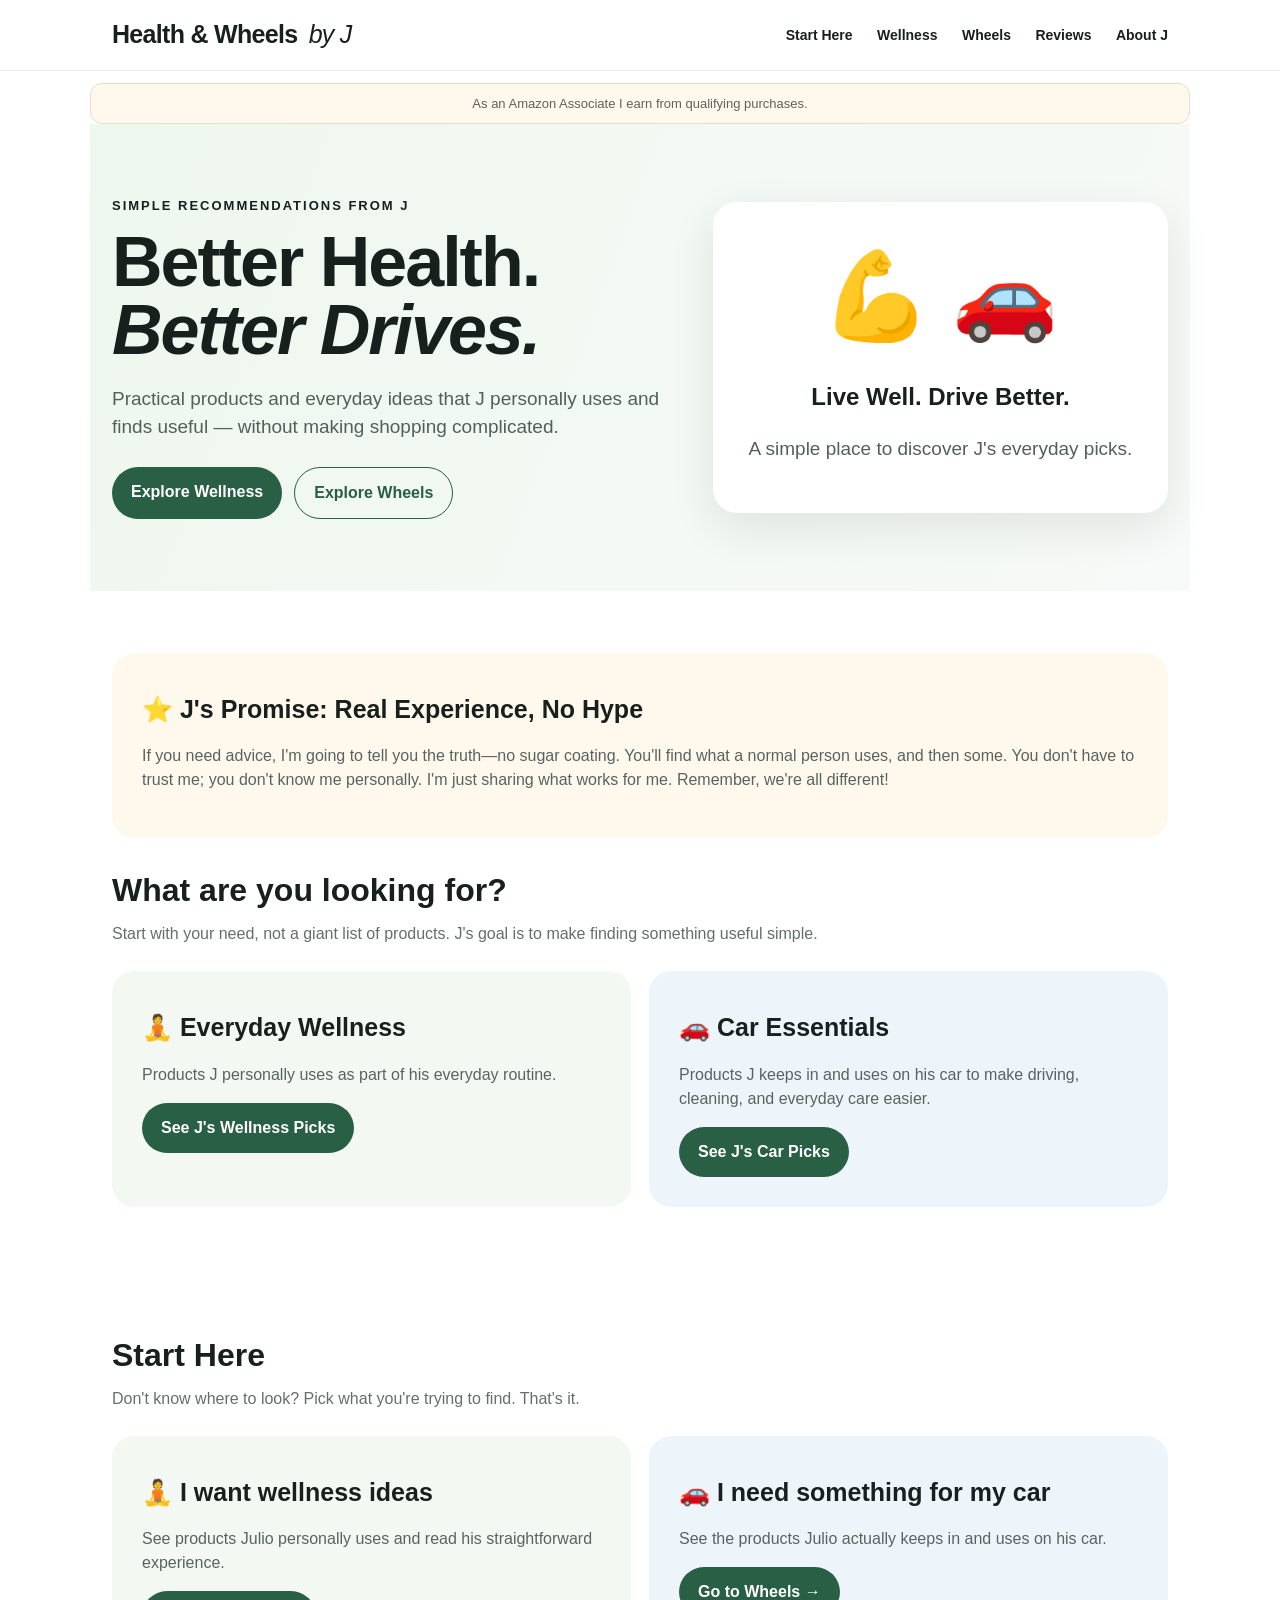
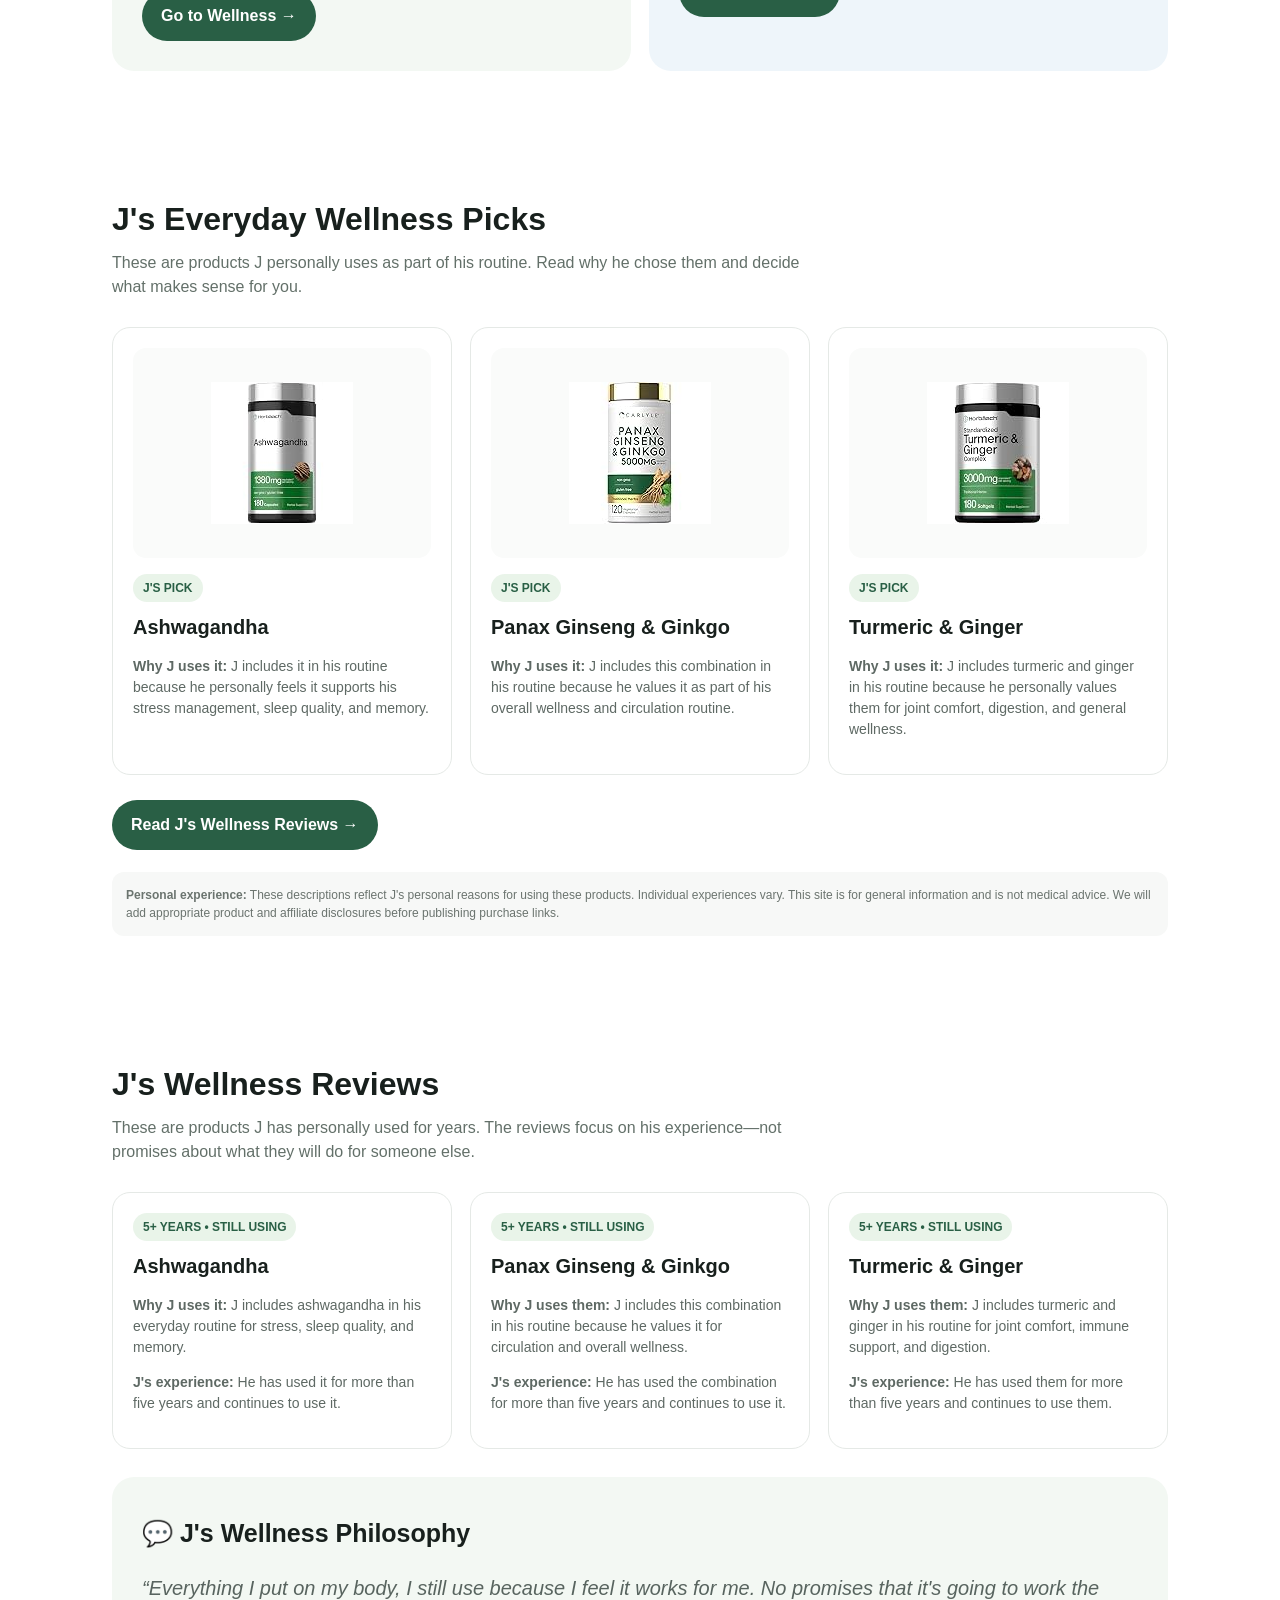
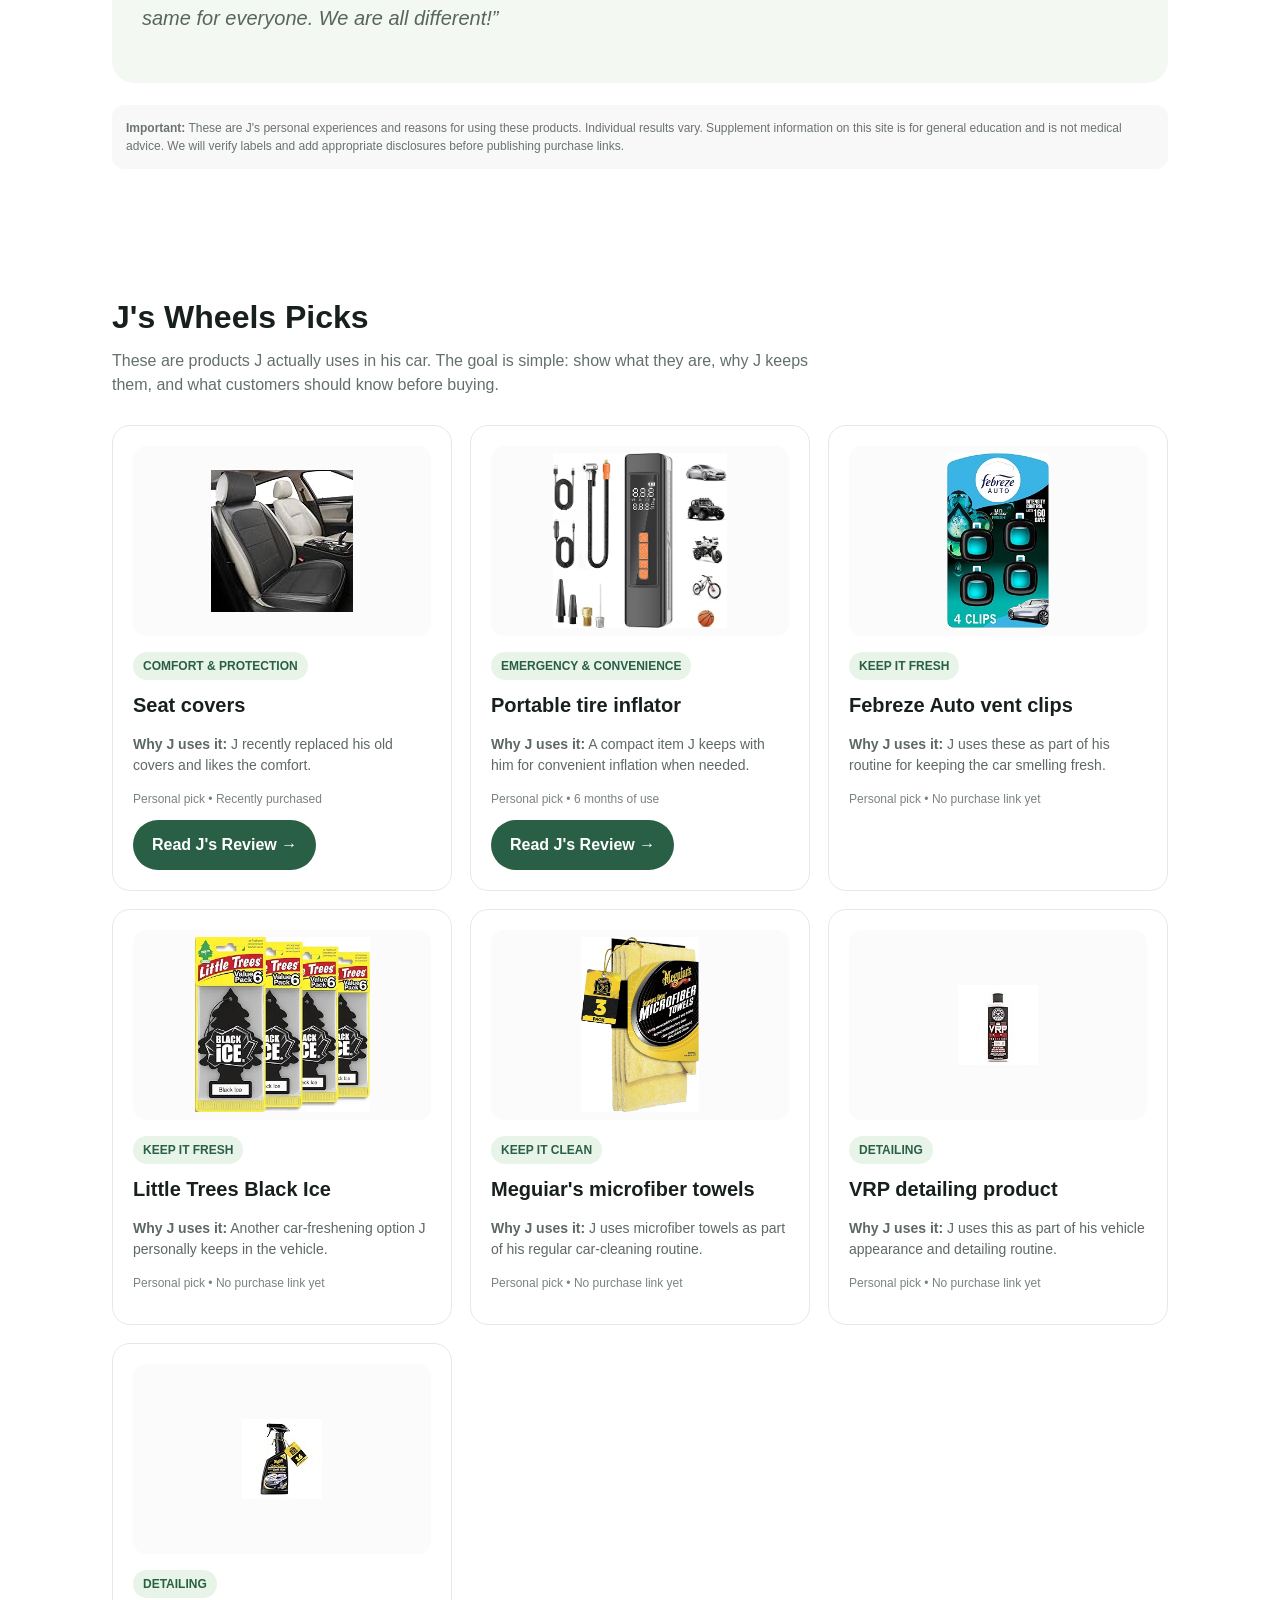
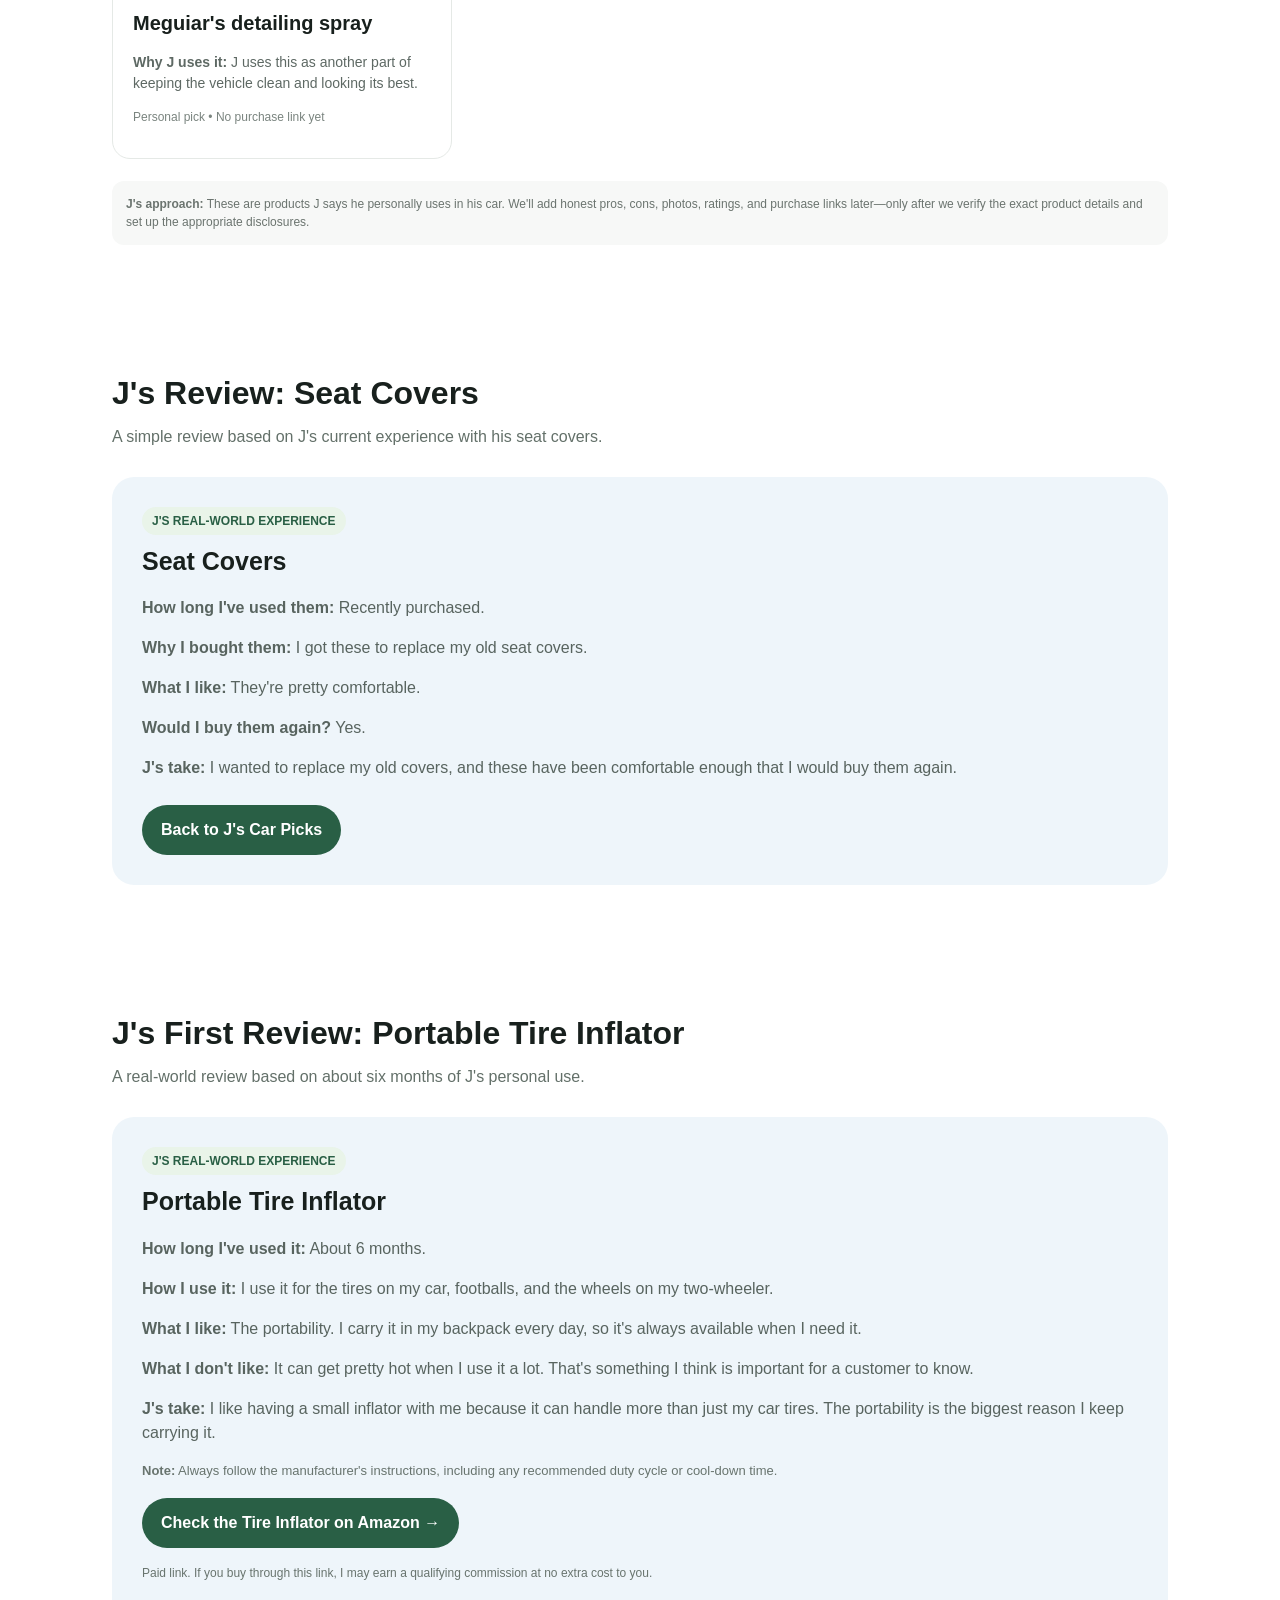
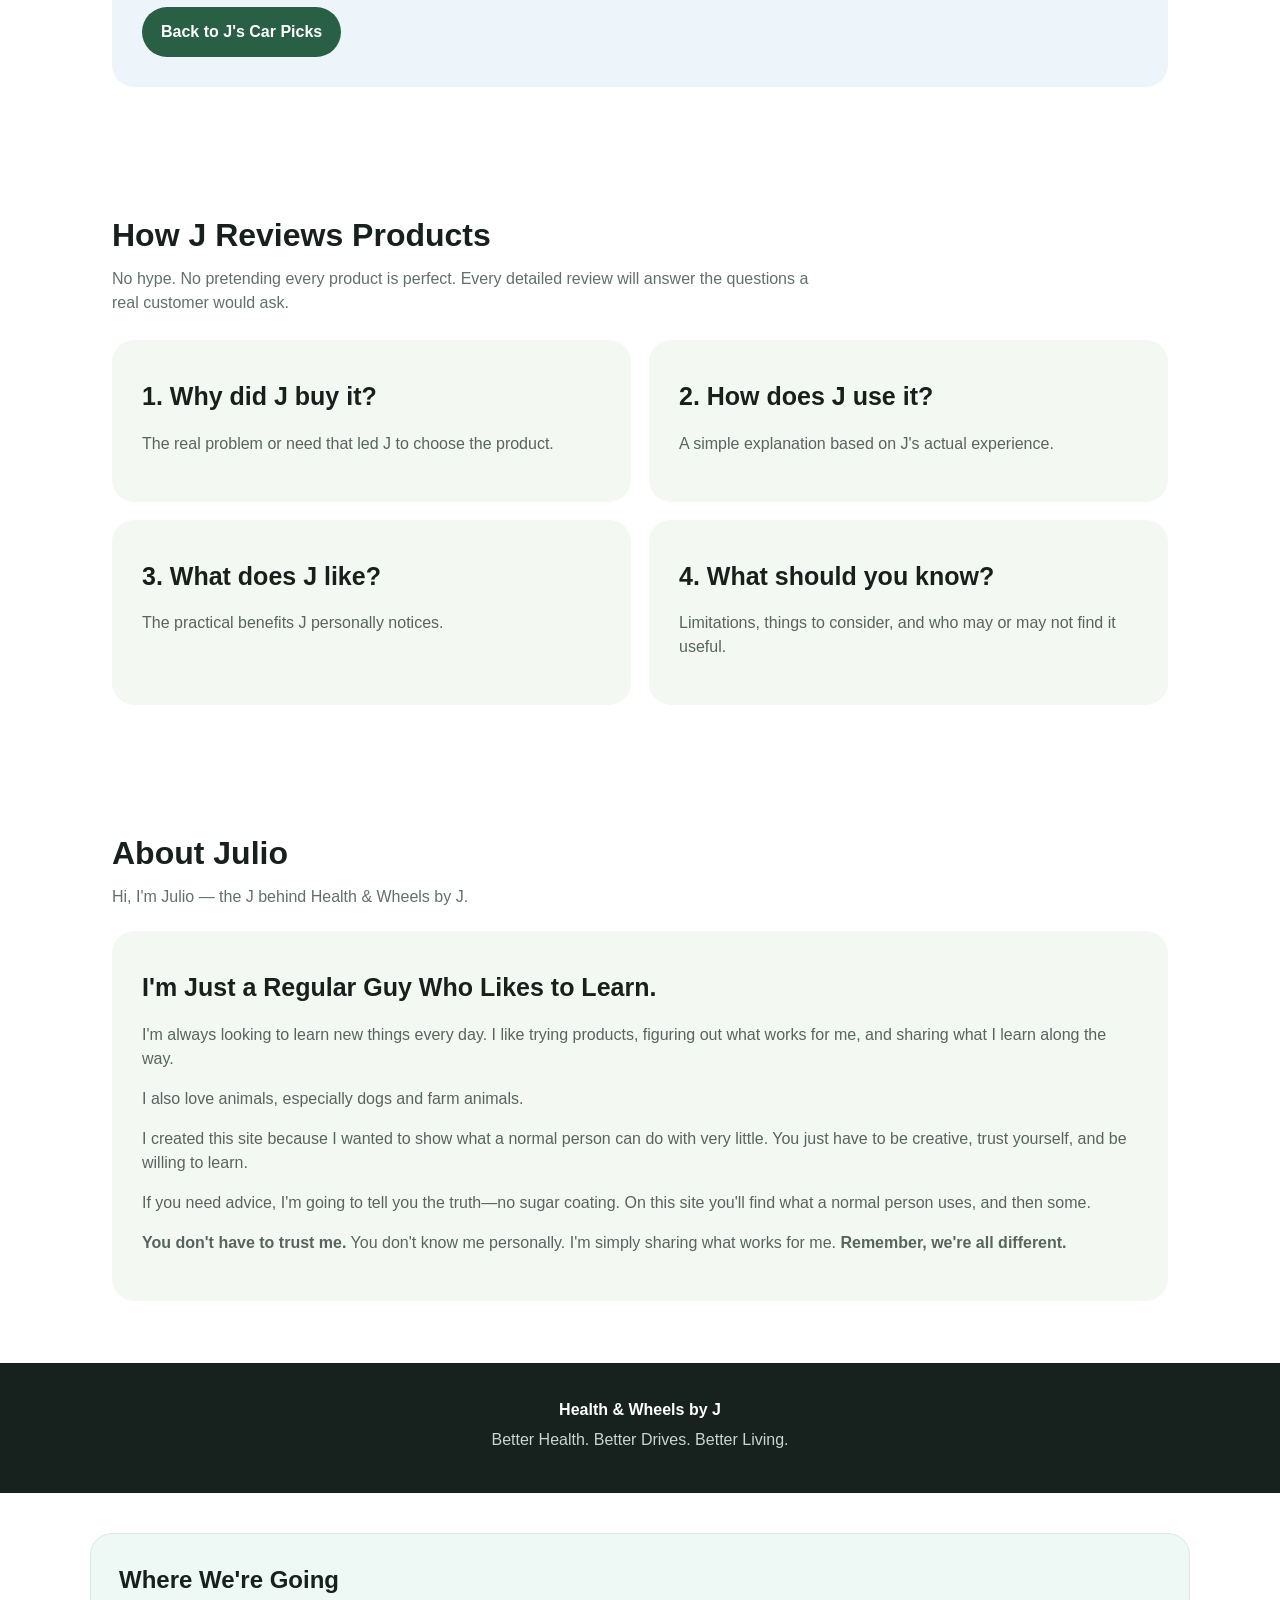
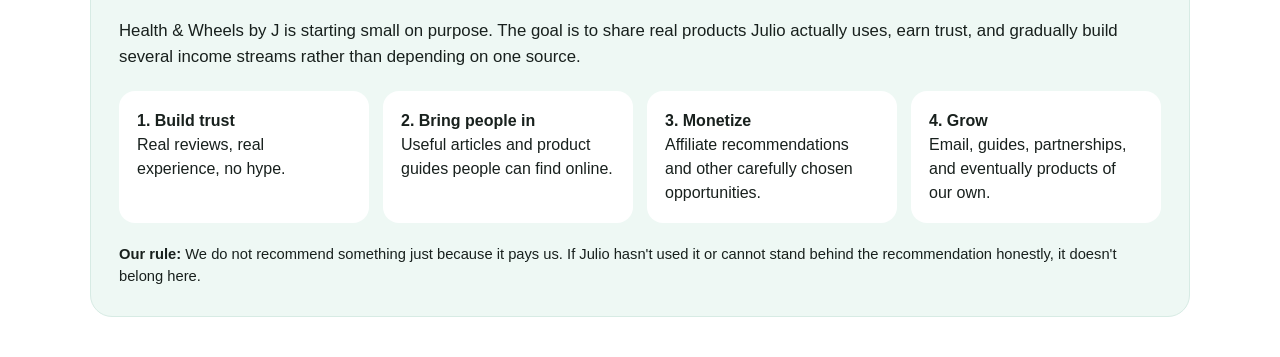
<file: index_old.html>
<!DOCTYPE html>
<html lang="en">
<head>
<meta charset="UTF-8">
<meta name="viewport" content="width=device-width, initial-scale=1.0">
<title>Health & Wheels by J</title>
<style>
*{box-sizing:border-box}
body{margin:0;font-family:Arial,Helvetica,sans-serif;color:#18201d;background:#fff;line-height:1.5}
header{position:sticky;top:0;background:#fff;border-bottom:1px solid #e8ece9;z-index:10}
.nav{max-width:1100px;margin:auto;padding:16px 22px;display:flex;align-items:center;justify-content:space-between;gap:20px}
.logo{font-size:25px;font-weight:800;letter-spacing:-.7px}
.logo span{font-style:italic;font-weight:500;margin-left:5px}
nav a{color:#18201d;text-decoration:none;margin-left:20px;font-weight:700;font-size:14px}
.hero{background:linear-gradient(110deg,#eef7ee,#f7faf8);padding:72px 22px}
.hero-inner{max-width:1100px;margin:auto;display:grid;grid-template-columns:1.1fr .9fr;gap:45px;align-items:center}
.eyebrow{font-size:13px;font-weight:800;letter-spacing:2px;text-transform:uppercase}
h1{font-size:clamp(42px,6vw,70px);line-height:.98;margin:12px 0 20px;letter-spacing:-2px}
h1 span{font-style:italic}
.hero p{font-size:19px;max-width:610px;color:#53605a}
.buttons{display:flex;gap:12px;flex-wrap:wrap;margin-top:25px}
.btn{display:inline-block;padding:13px 19px;border-radius:999px;text-decoration:none;font-weight:800}
.primary{background:#295f45;color:#fff}
.secondary{border:1px solid #295f45;color:#295f45}
.hero-card{background:#fff;border-radius:24px;padding:30px;box-shadow:0 15px 45px #17231a18;text-align:center}
.hero-card .wheel{font-size:85px}
section{max-width:1100px;margin:auto;padding:62px 22px}
.section-title{font-size:32px;margin:0 0 8px}
.section-intro{color:#637069;margin-top:0;max-width:720px}
.categories{display:grid;grid-template-columns:1fr 1fr;gap:18px;margin-top:25px}
.category{padding:30px;border-radius:22px;background:#f3f8f3}
.category.wheels{background:#eef5fa}
.category h3{margin:8px 0;font-size:25px}
.category p{color:#58645f}
.cards{display:grid;grid-template-columns:repeat(3,1fr);gap:18px;margin-top:28px}
.card{border:1px solid #e5e9e6;border-radius:18px;padding:20px;background:#fff}
.product-img{height:210px;display:flex;align-items:center;justify-content:center;background:#fafbfa;border-radius:13px;margin-bottom:16px}
.product-img img{max-width:90%;max-height:190px;object-fit:contain}
.badge{display:inline-block;background:#e9f4e9;color:#295f45;border-radius:999px;padding:5px 10px;font-size:12px;font-weight:800}
.card h3{margin:10px 0 5px;font-size:20px}
.card p{color:#5e6964;font-size:14px}
.disclaimer{font-size:12px;color:#6b746f;background:#f7f8f7;border-radius:12px;padding:14px;margin-top:22px}
.wheel-placeholder{padding:35px;border:2px dashed #cbd6cf;border-radius:20px;text-align:center;color:#68746e}
footer{background:#17211e;color:#fff;padding:35px 22px;text-align:center}
footer p{margin:6px 0;color:#cbd5cf}
.small-note{font-size:12px!important;color:#7a847f!important;margin-top:8px}.wheels-grid .product-img{height:190px}.wheels-grid .product-img img{max-height:175px}@media(max-width:760px){.hero-inner,.categories,.cards{grid-template-columns:1fr}nav a{margin-left:8px;font-size:12px}.hero{padding:48px 22px}}
</style>
</head>
<body>
<header>
  <div class="nav">
    <div class="logo">Health & Wheels <span>by J</span></div>
    <nav>
      <a href="#start">Start Here</a>
      <a href="#wellness">Wellness</a>
      <a href="#wheels">Wheels</a>
      <a href="#first-review">Reviews</a>
      <a href="#about">About J</a>
    </nav>
  </div>
</header>


<div style="max-width:1100px;margin:12px auto 0;padding:10px 18px;text-align:center;
background:#fff8ed;border:1px solid #eadcc7;border-radius:12px;font-size:13px;color:#5f625e;">
  As an Amazon Associate I earn from qualifying purchases.
</div>

<main>
<section class="hero">
  <div class="hero-inner">
    <div>
      <div class="eyebrow">Simple recommendations from J</div>
      <h1>Better Health.<br><span>Better Drives.</span></h1>
      <p>Practical products and everyday ideas that J personally uses and finds useful — without making shopping complicated.</p>
      <div class="buttons">
        <a class="btn primary" href="#wellness">Explore Wellness</a>
        <a class="btn secondary" href="#wheels">Explore Wheels</a>
      </div>
    </div>
    <div class="hero-card">
      <div class="wheel">💪 🚗</div>
      <h2>Live Well. Drive Better.</h2>
      <p>A simple place to discover J's everyday picks.</p>
    </div>
  </div>
</section>



<section id="start">
  <div class="category" style="margin-bottom:28px;background:#fff8ed;">
    <h3>⭐ J's Promise: Real Experience, No Hype</h3>
    <p>If you need advice, I'm going to tell you the truth—no sugar coating. You'll find what a normal person uses, and then some. You don't have to trust me; you don't know me personally. I'm just sharing what works for me. Remember, we're all different!</p>
  </div>

  <h2 class="section-title">What are you looking for?</h2>
  <p class="section-intro">Start with your need, not a giant list of products. J's goal is to make finding something useful simple.</p>
  <div class="categories">
    <div class="category">
      <h3>🧘 Everyday Wellness</h3>
      <p>Products J personally uses as part of his everyday routine.</p>
      <a class="btn primary" href="#wellness">See J's Wellness Picks</a>
    </div>
    <div class="category wheels">
      <h3>🚗 Car Essentials</h3>
      <p>Products J keeps in and uses on his car to make driving, cleaning, and everyday care easier.</p>
      <a class="btn primary" href="#wheels">See J's Car Picks</a>
    </div>
  </div>
</section>


<section id="quick-guide">
  <h2 class="section-title">Start Here</h2>
  <p class="section-intro">Don't know where to look? Pick what you're trying to find. That's it.</p>
  <div class="categories">
    <div class="category">
      <h3>🧘 I want wellness ideas</h3>
      <p>See products Julio personally uses and read his straightforward experience.</p>
      <a class="btn primary" href="#wellness">Go to Wellness →</a>
    </div>
    <div class="category wheels">
      <h3>🚗 I need something for my car</h3>
      <p>See the products Julio actually keeps in and uses on his car.</p>
      <a class="btn primary" href="#wheels">Go to Wheels →</a>
    </div>
  </div>
</section>

<section id="wellness">
  <h2 class="section-title">J's Everyday Wellness Picks</h2>
  <p class="section-intro">These are products J personally uses as part of his routine. Read why he chose them and decide what makes sense for you.</p>
  <div class="cards">
    <article class="card">
      <div class="product-img"><img src="[data-uri]" alt="Ashwagandha supplement bottle"></div>
      <span class="badge">J'S PICK</span>
      <h3>Ashwagandha</h3>
      <p><strong>Why J uses it:</strong> J includes it in his routine because he personally feels it supports his stress management, sleep quality, and memory.</p>
    </article>
    <article class="card">
      <div class="product-img"><img src="[data-uri]" alt="Panax Ginseng and Ginkgo supplement bottle"></div>
      <span class="badge">J'S PICK</span>
      <h3>Panax Ginseng & Ginkgo</h3>
      <p><strong>Why J uses it:</strong> J includes this combination in his routine because he values it as part of his overall wellness and circulation routine.</p>
    </article>
    <article class="card">
      <div class="product-img"><img src="[data-uri]" alt="Turmeric and Ginger supplement bottle"></div>
      <span class="badge">J'S PICK</span>
      <h3>Turmeric & Ginger</h3>
      <p><strong>Why J uses it:</strong> J includes turmeric and ginger in his routine because he personally values them for joint comfort, digestion, and general wellness.</p>
    </article>
  </div>

  <div class="buttons"><a class="btn primary" href="#wellness-reviews">Read J's Wellness Reviews →</a></div>
  <div class="disclaimer"><strong>Personal experience:</strong> These descriptions reflect J's personal reasons for using these products. Individual experiences vary. This site is for general information and is not medical advice. We will add appropriate product and affiliate disclosures before publishing purchase links.</div>
</section>


<section id="wellness-reviews">
  <h2 class="section-title">J's Wellness Reviews</h2>
  <p class="section-intro">These are products J has personally used for years. The reviews focus on his experience—not promises about what they will do for someone else.</p>
  <div class="cards">
    <article class="card">
      <span class="badge">5+ YEARS • STILL USING</span>
      <h3>Ashwagandha</h3>
      <p><strong>Why J uses it:</strong> J includes ashwagandha in his everyday routine for stress, sleep quality, and memory.</p>
      <p><strong>J's experience:</strong> He has used it for more than five years and continues to use it.</p>
    </article>
    <article class="card">
      <span class="badge">5+ YEARS • STILL USING</span>
      <h3>Panax Ginseng & Ginkgo</h3>
      <p><strong>Why J uses them:</strong> J includes this combination in his routine because he values it for circulation and overall wellness.</p>
      <p><strong>J's experience:</strong> He has used the combination for more than five years and continues to use it.</p>
    </article>
    <article class="card">
      <span class="badge">5+ YEARS • STILL USING</span>
      <h3>Turmeric & Ginger</h3>
      <p><strong>Why J uses them:</strong> J includes turmeric and ginger in his routine for joint comfort, immune support, and digestion.</p>
      <p><strong>J's experience:</strong> He has used them for more than five years and continues to use them.</p>
    </article>
  </div>
  <div class="category" style="margin-top:28px;">
    <h3>💬 J's Wellness Philosophy</h3>
    <p style="font-size:20px;"><em>“Everything I put on my body, I still use because I feel it works for me. No promises that it's going to work the same for everyone. We are all different!”</em></p>
  </div>
  <div class="disclaimer"><strong>Important:</strong> These are J's personal experiences and reasons for using these products. Individual results vary. Supplement information on this site is for general education and is not medical advice. We will verify labels and add appropriate disclosures before publishing purchase links.</div>
</section>

<section id="wheels">
  <h2 class="section-title">J's Wheels Picks</h2>
  <p class="section-intro">These are products J actually uses in his car. The goal is simple: show what they are, why J keeps them, and what customers should know before buying.</p>

  <div class="cards wheels-grid">
    
    <article class="card">
      <div class="product-img"><img src="[data-uri]" alt="Seat covers"></div>
      <span class="badge">COMFORT &amp; PROTECTION</span>
      <h3>Seat covers</h3>
      <p><strong>Why J uses it:</strong> J recently replaced his old covers and likes the comfort.</p>
      <p class="small-note">Personal pick • Recently purchased</p>
      <a class="btn primary" href="#seat-cover-review">Read J's Review →</a>
    </article>
    
    <article class="card">
      <div class="product-img"><img src="[data-uri]" alt="Portable tire inflator"></div>
      <span class="badge">EMERGENCY &amp; CONVENIENCE</span>
      <h3>Portable tire inflator</h3>
      <p><strong>Why J uses it:</strong> A compact item J keeps with him for convenient inflation when needed.</p>
      <p class="small-note">Personal pick • 6 months of use</p>
      <a class="btn primary" href="#first-review">Read J's Review →</a>
    </article>
    
    <article class="card">
      <div class="product-img"><img src="[data-uri]" alt="Febreze Auto vent clips"></div>
      <span class="badge">KEEP IT FRESH</span>
      <h3>Febreze Auto vent clips</h3>
      <p><strong>Why J uses it:</strong> J uses these as part of his routine for keeping the car smelling fresh.</p>
      <p class="small-note">Personal pick • No purchase link yet</p>
    </article>
    
    <article class="card">
      <div class="product-img"><img src="[data-uri]" alt="Little Trees Black Ice"></div>
      <span class="badge">KEEP IT FRESH</span>
      <h3>Little Trees Black Ice</h3>
      <p><strong>Why J uses it:</strong> Another car-freshening option J personally keeps in the vehicle.</p>
      <p class="small-note">Personal pick • No purchase link yet</p>
    </article>
    
    <article class="card">
      <div class="product-img"><img src="[data-uri]" alt="Meguiar&#x27;s microfiber towels"></div>
      <span class="badge">KEEP IT CLEAN</span>
      <h3>Meguiar&#x27;s microfiber towels</h3>
      <p><strong>Why J uses it:</strong> J uses microfiber towels as part of his regular car-cleaning routine.</p>
      <p class="small-note">Personal pick • No purchase link yet</p>
    </article>
    
    <article class="card">
      <div class="product-img"><img src="[data-uri]" alt="VRP detailing product"></div>
      <span class="badge">DETAILING</span>
      <h3>VRP detailing product</h3>
      <p><strong>Why J uses it:</strong> J uses this as part of his vehicle appearance and detailing routine.</p>
      <p class="small-note">Personal pick • No purchase link yet</p>
    </article>
    
    <article class="card">
      <div class="product-img"><img src="[data-uri]" alt="Meguiar&#x27;s detailing spray"></div>
      <span class="badge">DETAILING</span>
      <h3>Meguiar&#x27;s detailing spray</h3>
      <p><strong>Why J uses it:</strong> J uses this as another part of keeping the vehicle clean and looking its best.</p>
      <p class="small-note">Personal pick • No purchase link yet</p>
    </article>
    
  </div>
  <div class="disclaimer"><strong>J's approach:</strong> These are products J says he personally uses in his car. We'll add honest pros, cons, photos, ratings, and purchase links later—only after we verify the exact product details and set up the appropriate disclosures.</div>

</section>




<section id="seat-cover-review">
  <h2 class="section-title">J's Review: Seat Covers</h2>
  <p class="section-intro">A simple review based on J's current experience with his seat covers.</p>
  <div class="category wheels" style="margin-top:28px;">
    <span class="badge">J'S REAL-WORLD EXPERIENCE</span>
    <h3>Seat Covers</h3>
    <p><strong>How long I've used them:</strong> Recently purchased.</p>
    <p><strong>Why I bought them:</strong> I got these to replace my old seat covers.</p>
    <p><strong>What I like:</strong> They're pretty comfortable.</p>
    <p><strong>Would I buy them again?</strong> Yes.</p>
    <p><strong>J's take:</strong> I wanted to replace my old covers, and these have been comfortable enough that I would buy them again.</p>
    <div class="buttons">
      <a class="btn primary" href="#wheels">Back to J's Car Picks</a>
    </div>
  </div>
</section>

<section id="first-review">
  <h2 class="section-title">J's First Review: Portable Tire Inflator</h2>
  <p class="section-intro">A real-world review based on about six months of J's personal use.</p>
  <div class="category wheels" style="margin-top:28px;">
    <span class="badge">J'S REAL-WORLD EXPERIENCE</span>
    <h3>Portable Tire Inflator</h3>
    <p><strong>How long I've used it:</strong> About 6 months.</p>
    <p><strong>How I use it:</strong> I use it for the tires on my car, footballs, and the wheels on my two-wheeler.</p>
    <p><strong>What I like:</strong> The portability. I carry it in my backpack every day, so it's always available when I need it.</p>
    <p><strong>What I don't like:</strong> It can get pretty hot when I use it a lot. That's something I think is important for a customer to know.</p>
    <p><strong>J's take:</strong> I like having a small inflator with me because it can handle more than just my car tires. The portability is the biggest reason I keep carrying it.</p>
    <p style="font-size:13px;color:#68746e;"><strong>Note:</strong> Always follow the manufacturer's instructions, including any recommended duty cycle or cool-down time.</p>
<p style="margin-top:18px;">
  <a class="btn primary" href="https://amzn.to/4xGLPDA" target="_blank" rel="nofollow sponsored noopener">
    Check the Tire Inflator on Amazon →
  </a>
</p>
<p style="font-size:12px;color:#68746e;margin-top:8px;">
  Paid link. If you buy through this link, I may earn a qualifying commission at no extra cost to you.
</p>

    <div class="buttons">
      <a class="btn primary" href="#wheels">Back to J's Car Picks</a>
    </div>
  </div>
</section>

<section id="reviews">
  <h2 class="section-title">How J Reviews Products</h2>
  <p class="section-intro">No hype. No pretending every product is perfect. Every detailed review will answer the questions a real customer would ask.</p>
  <div class="categories">
    <div class="category">
      <h3>1. Why did J buy it?</h3>
      <p>The real problem or need that led J to choose the product.</p>
    </div>
    <div class="category">
      <h3>2. How does J use it?</h3>
      <p>A simple explanation based on J's actual experience.</p>
    </div>
    <div class="category">
      <h3>3. What does J like?</h3>
      <p>The practical benefits J personally notices.</p>
    </div>
    <div class="category">
      <h3>4. What should you know?</h3>
      <p>Limitations, things to consider, and who may or may not find it useful.</p>
    </div>
  </div>
</section>

<section id="about">
  <h2 class="section-title">About Julio</h2>
  <p class="section-intro">Hi, I'm Julio — the J behind Health & Wheels by J.</p>
  <div class="category" style="margin-top:22px;">
    <h3>I'm Just a Regular Guy Who Likes to Learn.</h3>
    <p>I'm always looking to learn new things every day. I like trying products, figuring out what works for me, and sharing what I learn along the way.</p>
    <p>I also love animals, especially dogs and farm animals.</p>
    <p>I created this site because I wanted to show what a normal person can do with very little. You just have to be creative, trust yourself, and be willing to learn.</p>
    <p>If you need advice, I'm going to tell you the truth—no sugar coating. On this site you'll find what a normal person uses, and then some.</p>
    <p><strong>You don't have to trust me.</strong> You don't know me personally. I'm simply sharing what works for me. <strong>Remember, we're all different.</strong></p>
  </div>
</section>
</main>

<footer>
  <strong>Health & Wheels by J</strong>
  <p>Better Health. Better Drives. Better Living.</p>
</footer>

<section id="business-roadmap" style="margin:40px auto;max-width:1100px;padding:28px;border-radius:22px;background:#eef8f4;border:1px solid #d7ebe4;">
  <h2 style="margin-top:0;">Where We're Going</h2>
  <p style="font-size:1.05rem;line-height:1.6;">
    Health &amp; Wheels by J is starting small on purpose. The goal is to share real products
    Julio actually uses, earn trust, and gradually build several income streams rather than
    depending on one source.
  </p>
  <div style="display:grid;grid-template-columns:repeat(auto-fit,minmax(190px,1fr));gap:14px;margin-top:20px;">
    <div style="background:white;padding:18px;border-radius:16px;"><strong>1. Build trust</strong><br>Real reviews, real experience, no hype.</div>
    <div style="background:white;padding:18px;border-radius:16px;"><strong>2. Bring people in</strong><br>Useful articles and product guides people can find online.</div>
    <div style="background:white;padding:18px;border-radius:16px;"><strong>3. Monetize</strong><br>Affiliate recommendations and other carefully chosen opportunities.</div>
    <div style="background:white;padding:18px;border-radius:16px;"><strong>4. Grow</strong><br>Email, guides, partnerships, and eventually products of our own.</div>
  </div>
  <p style="margin-bottom:0;margin-top:20px;font-size:.92rem;">
    <strong>Our rule:</strong> We do not recommend something just because it pays us. If Julio hasn't used it
    or cannot stand behind the recommendation honestly, it doesn't belong here.
  </p>
</section>

</body>
</html>
</file>
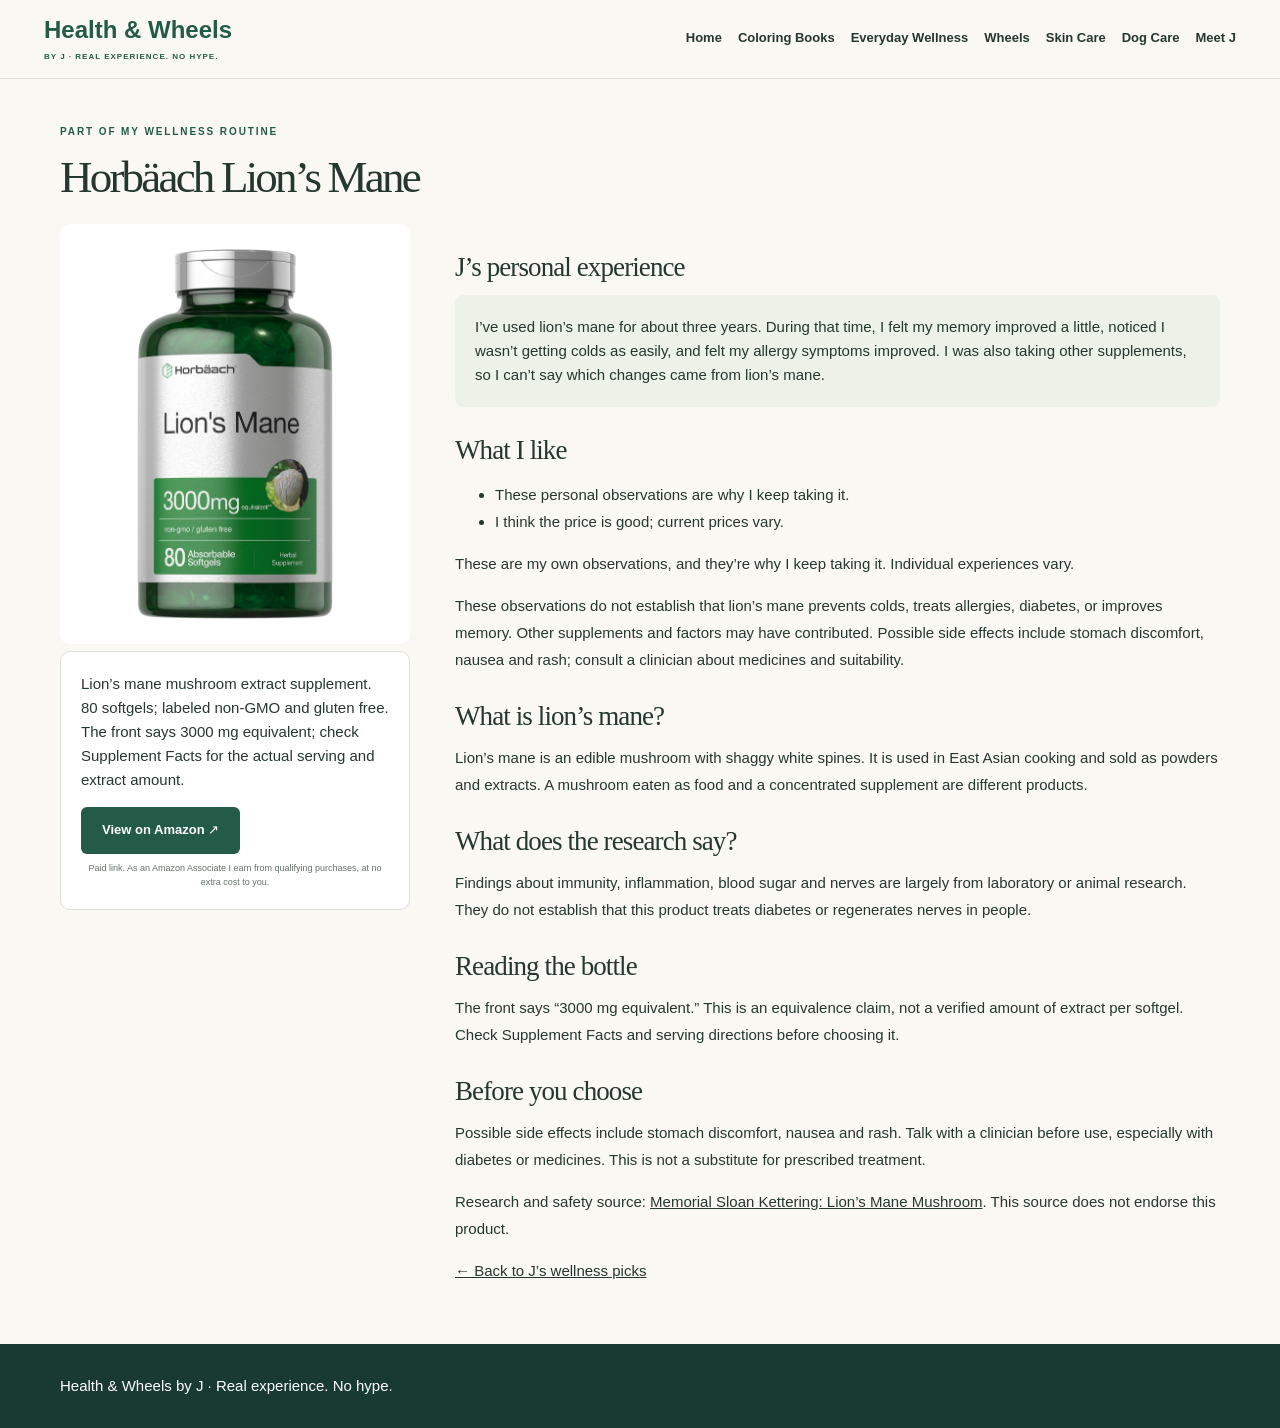
<file: lions-mane-review.html>
<!doctype html><html lang="en"><head><meta charset="utf-8"><meta name="viewport" content="width=device-width,initial-scale=1"><title>Horbäach Lion’s Mane — J’s Personal Review | Health &amp; Wheels by J</title><meta name="description" content="I’ve used this for about three years. I felt I noticed changes over time, while also taking other supplements."><link rel="canonical" href="https://juluisalca-stack.github.io/health-and-wheels-by-J/lions-mane-review.html"><link rel="stylesheet" href="styles.css"><style>.review-page{padding-block:45px}.review-layout{display:grid;grid-template-columns:350px 1fr;gap:45px}.review-photo{width:100%;max-height:420px;object-fit:contain;background:white;border-radius:10px;padding:25px}.review-copy h2{font-size:27px;margin:28px 0 12px}.review-copy p,.review-copy li{line-height:1.8}.product-summary{padding:20px;background:white;border:1px solid var(--line);border-radius:10px}.review-page h1{font-size:45px}.review-copy blockquote{margin:0;padding:20px;background:var(--sage);border-radius:8px} @media(max-width:760px){.review-layout{grid-template-columns:1fr}.review-photo{height:300px}.review-page h1{font-size:36px}}</style><link rel="stylesheet" href="navigation.css?v=20261028">
</head><body><header id="hw-global-header"><div class="hw-header-inner"><a class="hw-brand" href="index.html#home" aria-label="Health and Wheels by J home"><span>Health &amp; Wheels</span><small>BY J · REAL EXPERIENCE. NO HYPE.</small></a><nav class="hw-menu" aria-label="Main navigation"><a href="index.html#home">Home</a><a href="index.html#coloring-books">Coloring Books</a><a href="index.html#wellness" data-category-link="wellness">Everyday Wellness</a><a href="index.html#wheels" data-category-link="wheels">Wheels</a><a href="skincare.html">Skin Care</a><a href="dog-care.html">Dog Care</a><a href="index.html#about-j">Meet J</a></nav></div></header><main class="wrap review-page"><p class="eyebrow">PART OF MY WELLNESS ROUTINE</p><h1>Horbäach Lion’s Mane</h1><div class="review-layout"><aside><img class="review-photo" src="assets/lions-mane.jpg" alt="Horbäach Lion’s Mane bottle"><div class="product-summary"><p>Lion’s mane mushroom extract supplement. 80 softgels; labeled non-GMO and gluten free. The front says 3000 mg equivalent; check Supplement Facts for the actual serving and extract amount.</p><a class="button primary" href="https://amzn.to/4zwATsW" target="_blank" rel="sponsored nofollow noopener noreferrer">View on Amazon ↗</a><p class="paid-note">Paid link. As an Amazon Associate I earn from qualifying purchases, at no extra cost to you.</p></div></aside><article class="review-copy"><h2>J’s personal experience</h2><blockquote>I’ve used lion’s mane for about three years. During that time, I felt my memory improved a little, noticed I wasn’t getting colds as easily, and felt my allergy symptoms improved. I was also taking other supplements, so I can’t say which changes came from lion’s mane.</blockquote><h2>What I like</h2><ul><li>These personal observations are why I keep taking it.</li><li>I think the price is good; current prices vary.</li></ul><p>These are my own observations, and they’re why I keep taking it. Individual experiences vary.</p><p>These observations do not establish that lion’s mane prevents colds, treats allergies, diabetes, or improves memory. Other supplements and factors may have contributed. Possible side effects include stomach discomfort, nausea and rash; consult a clinician about medicines and suitability.</p><h2>What is lion’s mane?</h2><p>Lion’s mane is an edible mushroom with shaggy white spines. It is used in East Asian cooking and sold as powders and extracts. A mushroom eaten as food and a concentrated supplement are different products.</p><h2>What does the research say?</h2><p>Findings about immunity, inflammation, blood sugar and nerves are largely from laboratory or animal research. They do not establish that this product treats diabetes or regenerates nerves in people.</p><h2>Reading the bottle</h2><p>The front says “3000 mg equivalent.” This is an equivalence claim, not a verified amount of extract per softgel. Check Supplement Facts and serving directions before choosing it.</p><h2>Before you choose</h2><p>Possible side effects include stomach discomfort, nausea and rash. Talk with a clinician before use, especially with diabetes or medicines. This is not a substitute for prescribed treatment.</p><p>Research and safety source: <a href="https://www.mskcc.org/cancer-care/integrative-medicine/herbs/lions-mane-mushroom">Memorial Sloan Kettering: Lion’s Mane Mushroom</a>. This source does not endorse this product.</p><p><a href="index.html#wellness">← Back to J’s wellness picks</a></p></article></div></main><footer><div class="wrap">Health &amp; Wheels by J · Real experience. No hype.</div></footer></body></html>
</file>
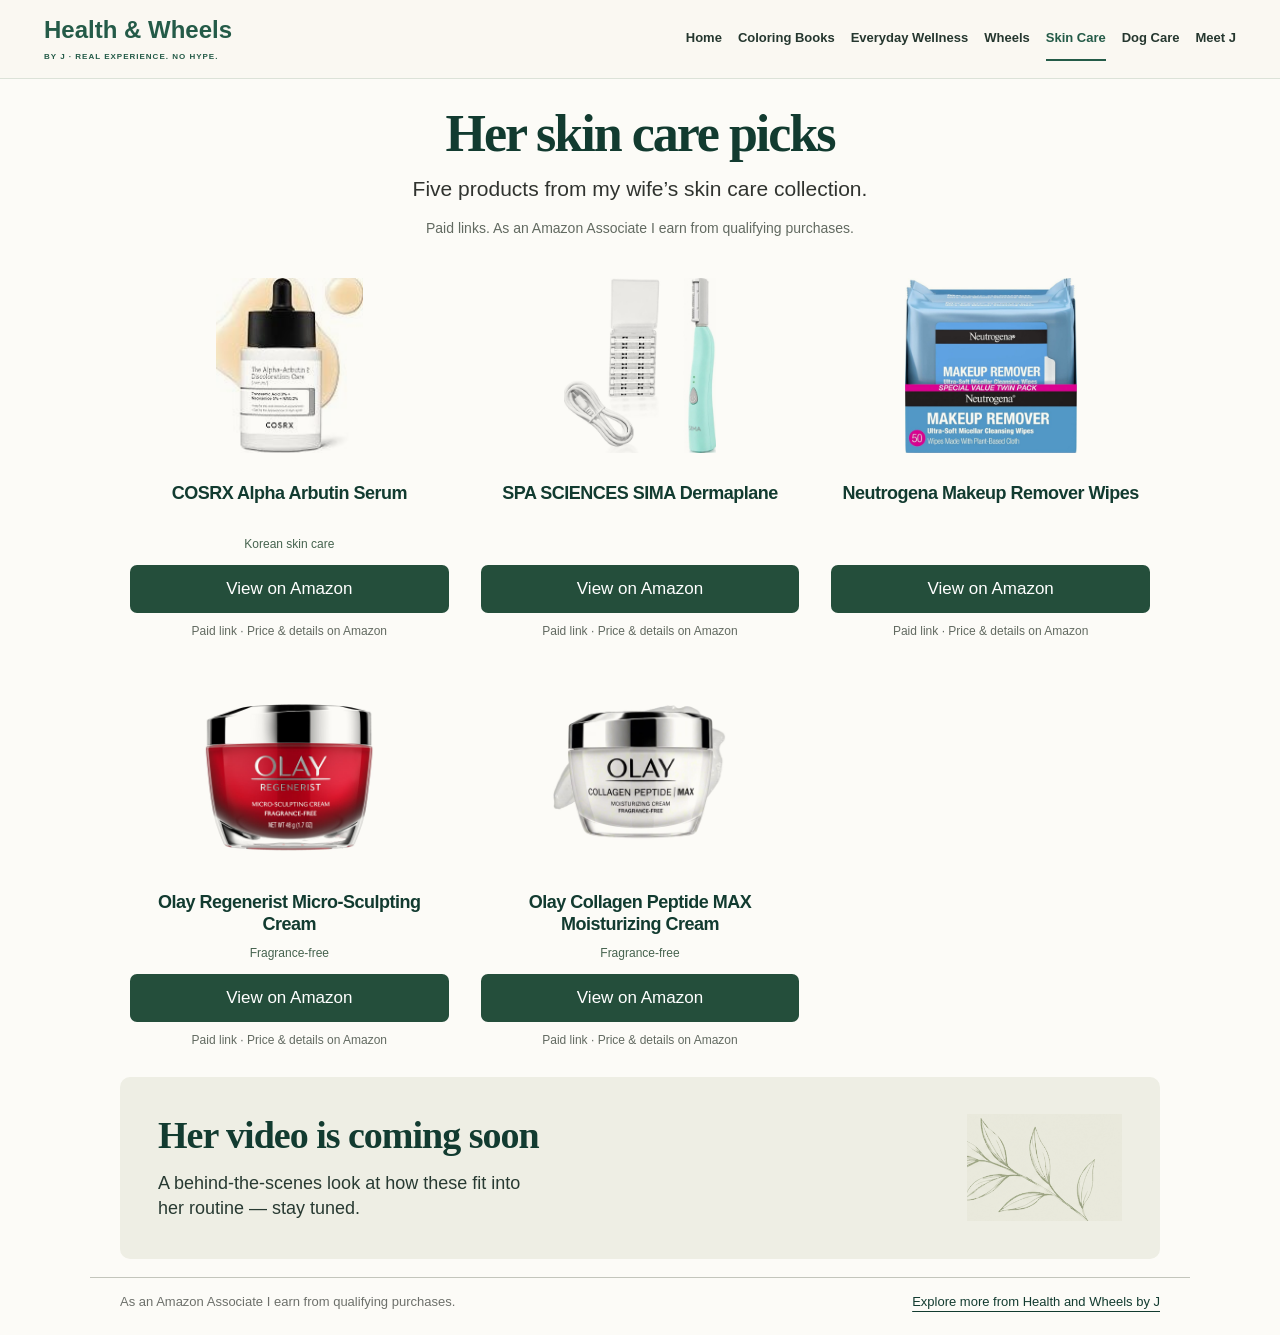
<file: skincare.html>
<!doctype html>
<html lang="en"><head><meta charset="utf-8"><meta name="viewport" content="width=device-width,initial-scale=1"><meta name="theme-color" content="#244e3b"><title>Her Skin Care Picks: Olay, COSRX, SIMA &amp; Neutrogena | Health &amp; Wheels by J</title><meta name="description" content="Explore five products from J’s wife’s skin care collection, including two fragrance-free Olay moisturizers, COSRX serum, SIMA dermaplane razor and Neutrogena wipes. Shop each on Amazon."><link rel="canonical" href="https://juluisalca-stack.github.io/health-and-wheels-by-J/skincare.html"><meta property="og:type" content="website"><meta property="og:title" content="Her skin care picks | Health &amp; Wheels by J"><meta property="og:description" content="Five products from my wife’s skin care collection. Explore her picks and find each one on Amazon."><meta property="og:url" content="https://juluisalca-stack.github.io/health-and-wheels-by-J/skincare.html"><meta property="og:image" content="https://juluisalca-stack.github.io/health-and-wheels-by-J/assets/skincare-social.jpg"><meta property="og:image:alt" content="COSRX serum, SIMA dermaplane and Neutrogena wipes — Her skin care picks"><meta name="twitter:card" content="summary_large_image"><link rel="icon" href="assets/favicon.svg"><link rel="stylesheet" href="skincare.css?v=compact-20261017"><link rel="stylesheet" href="navigation.css?v=20261028">
</head><body>
<a class="skip" href="#picks">Skip to skin care picks</a><header id="hw-global-header"><div class="hw-header-inner"><a class="hw-brand" href="index.html#home" aria-label="Health and Wheels by J home"><span>Health &amp; Wheels</span><small>BY J · REAL EXPERIENCE. NO HYPE.</small></a><nav class="hw-menu" aria-label="Main navigation"><a href="index.html#home">Home</a><a href="index.html#coloring-books">Coloring Books</a><a href="index.html#wellness" data-category-link="wellness">Everyday Wellness</a><a href="index.html#wheels" data-category-link="wheels">Wheels</a><a href="skincare.html" aria-current="page">Skin Care</a><a href="dog-care.html">Dog Care</a><a href="index.html#about-j">Meet J</a></nav></div></header><main><section class="intro" aria-labelledby="title"><h1 id="title">Her skin care picks</h1><p>Five products from my wife’s skin care collection.</p><p class="top-disclosure">Paid links. As an Amazon Associate I earn from qualifying purchases.</p></section><section class="products" id="picks" aria-label="Her skin care picks"><article id="cosrx"><div class="product-image"><a href="https://amzn.to/47pjXso" target="_blank" rel="sponsored nofollow noopener noreferrer" aria-label="View COSRX Alpha Arbutin Serum on Amazon (opens in a new tab)"><img src="assets/skincare-cosrx.jpg" alt="COSRX Alpha-Arbutin 2 Discoloration Care Serum bottle" width="400" height="395"></a></div><h2>COSRX Alpha Arbutin Serum</h2><p class="product-origin">Korean skin care</p><a class="amazon" href="https://amzn.to/47pjXso" target="_blank" rel="sponsored nofollow noopener noreferrer" aria-label="View COSRX Alpha Arbutin Serum on Amazon (opens in a new tab)">View on Amazon</a><p class="paid-link">Paid link · Price &amp; details on Amazon</p></article><article id="sima"><div class="product-image"><a href="https://amzn.to/4yWgAFq" target="_blank" rel="sponsored nofollow noopener noreferrer" aria-label="View SPA SCIENCES SIMA Dermaplane on Amazon (opens in a new tab)"><img src="assets/skincare-sima.jpg" alt="Mint SIMA facial dermaplane razor with replacement heads and charging cable" width="400" height="395"></a></div><h2>SPA SCIENCES SIMA Dermaplane</h2><a class="amazon" href="https://amzn.to/4yWgAFq" target="_blank" rel="sponsored nofollow noopener noreferrer" aria-label="View SPA SCIENCES SIMA Dermaplane on Amazon (opens in a new tab)">View on Amazon</a><p class="paid-link">Paid link · Price &amp; details on Amazon</p></article><article id="neutrogena"><div class="product-image"><a href="https://amzn.to/4jZLAPZ" target="_blank" rel="sponsored nofollow noopener noreferrer" aria-label="View Neutrogena Makeup Remover Wipes on Amazon (opens in a new tab)"><img src="assets/skincare-neutrogena.jpg" alt="Neutrogena micellar makeup remover wipes, twin pack of 50 wipes" width="400" height="395"></a></div><h2>Neutrogena Makeup Remover Wipes</h2><a class="amazon" href="https://amzn.to/4jZLAPZ" target="_blank" rel="sponsored nofollow noopener noreferrer" aria-label="View Neutrogena Makeup Remover Wipes on Amazon (opens in a new tab)">View on Amazon</a><p class="paid-link">Paid link · Price &amp; details on Amazon</p></article><article id="olay-regenerist"><div class="product-image"><a href="https://link.amazon/B0cXaUjpy" target="_blank" rel="sponsored nofollow noopener noreferrer" aria-label="View Olay Regenerist Micro-Sculpting Cream on Amazon (opens in a new tab)"><img src="assets/olay-regenerist.jpg" alt="Red Olay Regenerist Micro-Sculpting Cream jar, fragrance-free" width="736" height="736"></a></div><h2>Olay Regenerist Micro-Sculpting Cream</h2><p class="product-origin">Fragrance-free</p><a class="amazon" href="https://link.amazon/B0cXaUjpy" target="_blank" rel="sponsored nofollow noopener noreferrer" aria-label="View Olay Regenerist Micro-Sculpting Cream on Amazon (opens in a new tab)">View on Amazon</a><p class="paid-link">Paid link · Price &amp; details on Amazon</p></article><article id="olay-collagen-peptide-max"><div class="product-image"><a href="https://link.amazon/B0i8nK3AR" target="_blank" rel="sponsored nofollow noopener noreferrer" aria-label="View Olay Collagen Peptide MAX Moisturizing Cream on Amazon (opens in a new tab)"><img src="assets/olay-collagen-peptide-max.jpg" alt="White Olay Collagen Peptide MAX Moisturizing Cream jar, fragrance-free" width="736" height="736"></a></div><h2>Olay Collagen Peptide MAX Moisturizing Cream</h2><p class="product-origin">Fragrance-free</p><a class="amazon" href="https://link.amazon/B0i8nK3AR" target="_blank" rel="sponsored nofollow noopener noreferrer" aria-label="View Olay Collagen Peptide MAX Moisturizing Cream on Amazon (opens in a new tab)">View on Amazon</a><p class="paid-link">Paid link · Price &amp; details on Amazon</p></article></section><aside class="video" aria-labelledby="video-title"><div><h2 id="video-title">Her video is coming soon</h2><p>A behind-the-scenes look at how these fit into<br class="desktop-break"> her routine — stay tuned.</p></div><img class="botanical" src="assets/skincare-botanical.png" alt="" width="245" height="200"></aside></main><footer><p>As an Amazon Associate I earn from qualifying purchases.</p><a href="index.html">Explore more from Health and Wheels by J</a></footer></body></html>
</file>
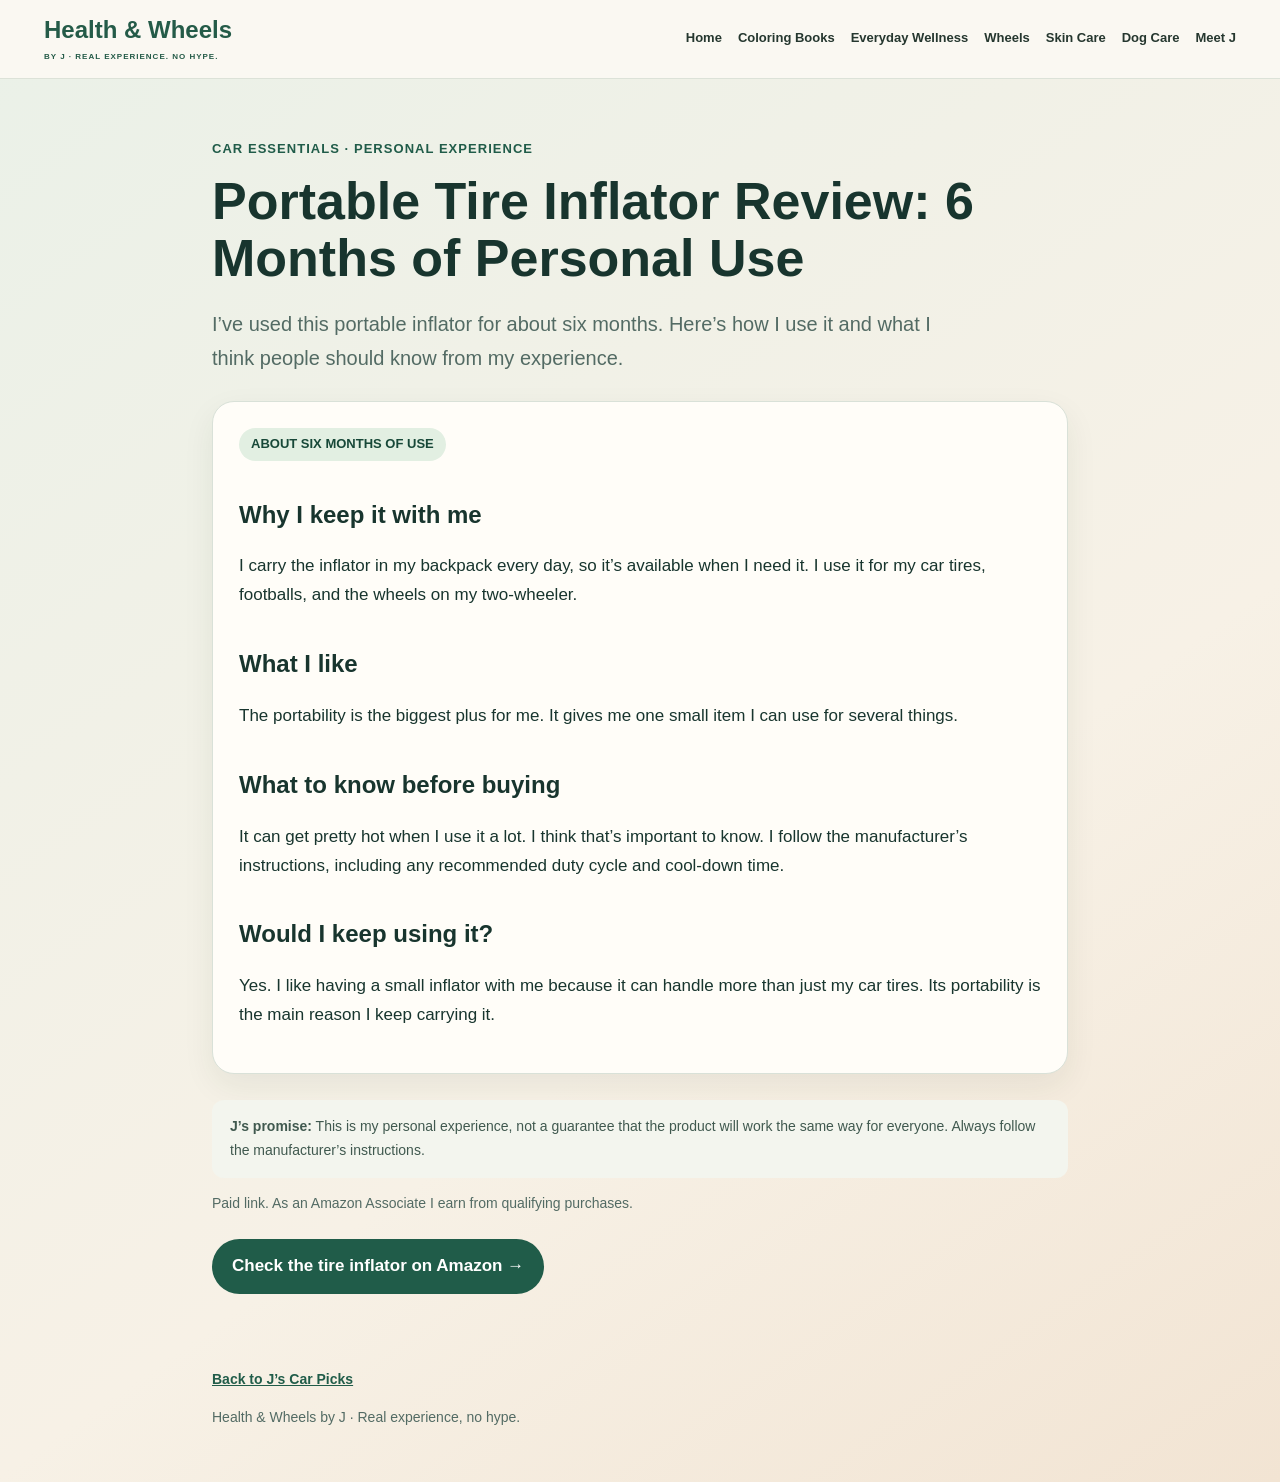
<file: tire-inflator-review.html>
<!doctype html>
<html lang="en">
<head>
  <meta charset="utf-8">
  <meta name="viewport" content="width=device-width, initial-scale=1">
  <meta name="description" content="J's personal review of a portable tire inflator after about six months of use for car tires, footballs, and two-wheeler wheels.">
  <title>Portable Tire Inflator Review: 6 Months of Use | Health &amp; Wheels by J</title>
  <link rel="canonical" href="https://juluisalca-stack.github.io/health-and-wheels-by-J/tire-inflator-review.html">
  <style>
    :root{--green:#205c49;--green-dark:#174838;--ink:#18352e;--muted:#536b64;--cream:#f7f1e6;--pale:#eaf1e8;--white:#fffdf8;--line:#d9e1d8}
    *{box-sizing:border-box}body{margin:0;background:linear-gradient(145deg,#eaf1e8,#f7f1e6 62%,#f2e4d3);color:var(--ink);font:17px/1.7 Arial,Helvetica,sans-serif}
    header{background:rgba(255,253,248,.94);border-bottom:1px solid var(--line);padding:17px 22px;position:sticky;top:0}
    .nav,main,footer{max-width:900px;margin:auto}.nav{display:flex;justify-content:space-between;align-items:center;gap:15px}.brand{font-size:22px;font-weight:800;color:var(--green-dark);text-decoration:none}.back{color:var(--green);font-weight:700}
    main{padding:46px 22px 60px}.eyebrow{font-size:13px;letter-spacing:.08em;text-transform:uppercase;font-weight:800;color:var(--green)}h1{font-size:clamp(34px,6vw,52px);line-height:1.1;margin:8px 0 12px}h2{font-size:24px;margin:34px 0 8px}.intro{font-size:20px;color:var(--muted);max-width:720px}
    .panel{background:var(--white);border:1px solid var(--line);border-radius:22px;padding:26px;margin:26px 0;box-shadow:0 12px 32px #17321a12}.badge{display:inline-block;background:#e2efe2;color:var(--green-dark);border-radius:999px;padding:5px 12px;font-weight:800;font-size:13px}.notice{background:#f3f5ee;border-radius:12px;padding:15px 18px;color:#40594f;font-size:14px}.btn{display:inline-block;background:var(--green);color:white;text-decoration:none;padding:13px 20px;border-radius:999px;font-weight:800;margin-top:10px}.btn:hover{background:var(--green-dark)}.affiliate{font-size:14px;color:var(--muted)}footer{padding:0 22px 38px;color:var(--muted);font-size:14px}
    @media(max-width:600px){header{padding:13px 16px}.nav{align-items:flex-start;flex-direction:column}main{padding:32px 16px 44px}.panel{padding:20px}}
  </style>
<link rel="stylesheet" href="navigation.css?v=20261028">
</head>
<body>
<header id="hw-global-header"><div class="hw-header-inner"><a class="hw-brand" href="index.html#home" aria-label="Health and Wheels by J home"><span>Health &amp; Wheels</span><small>BY J · REAL EXPERIENCE. NO HYPE.</small></a><nav class="hw-menu" aria-label="Main navigation"><a href="index.html#home">Home</a><a href="index.html#coloring-books">Coloring Books</a><a href="index.html#wellness" data-category-link="wellness">Everyday Wellness</a><a href="index.html#wheels" data-category-link="wheels">Wheels</a><a href="skincare.html">Skin Care</a><a href="dog-care.html">Dog Care</a><a href="index.html#about-j">Meet J</a></nav></div></header>
<main>
  <p class="eyebrow">Car essentials · Personal experience</p>
  <h1>Portable Tire Inflator Review: 6 Months of Personal Use</h1>
  <p class="intro">I’ve used this portable inflator for about six months. Here’s how I use it and what I think people should know from my experience.</p>

  <section class="panel">
    <span class="badge">ABOUT SIX MONTHS OF USE</span>
    <h2>Why I keep it with me</h2>
    <p>I carry the inflator in my backpack every day, so it’s available when I need it. I use it for my car tires, footballs, and the wheels on my two-wheeler.</p>
    <h2>What I like</h2>
    <p>The portability is the biggest plus for me. It gives me one small item I can use for several things.</p>
    <h2>What to know before buying</h2>
    <p>It can get pretty hot when I use it a lot. I think that’s important to know. I follow the manufacturer’s instructions, including any recommended duty cycle and cool-down time.</p>
    <h2>Would I keep using it?</h2>
    <p>Yes. I like having a small inflator with me because it can handle more than just my car tires. Its portability is the main reason I keep carrying it.</p>
  </section>

  <aside class="notice"><strong>J’s promise:</strong> This is my personal experience, not a guarantee that the product will work the same way for everyone. Always follow the manufacturer’s instructions.</aside>
  <p class="affiliate">Paid link. As an Amazon Associate I earn from qualifying purchases.</p>
  <a class="btn" href="https://amzn.to/4xGLPDA" target="_blank" rel="nofollow sponsored noopener">Check the tire inflator on Amazon →</a>
</main>
<footer><p><a class="back" href="index.html#wheels">Back to J’s Car Picks</a></p><p>Health &amp; Wheels by J · Real experience, no hype.</p></footer>
</body>
</html>
</file>
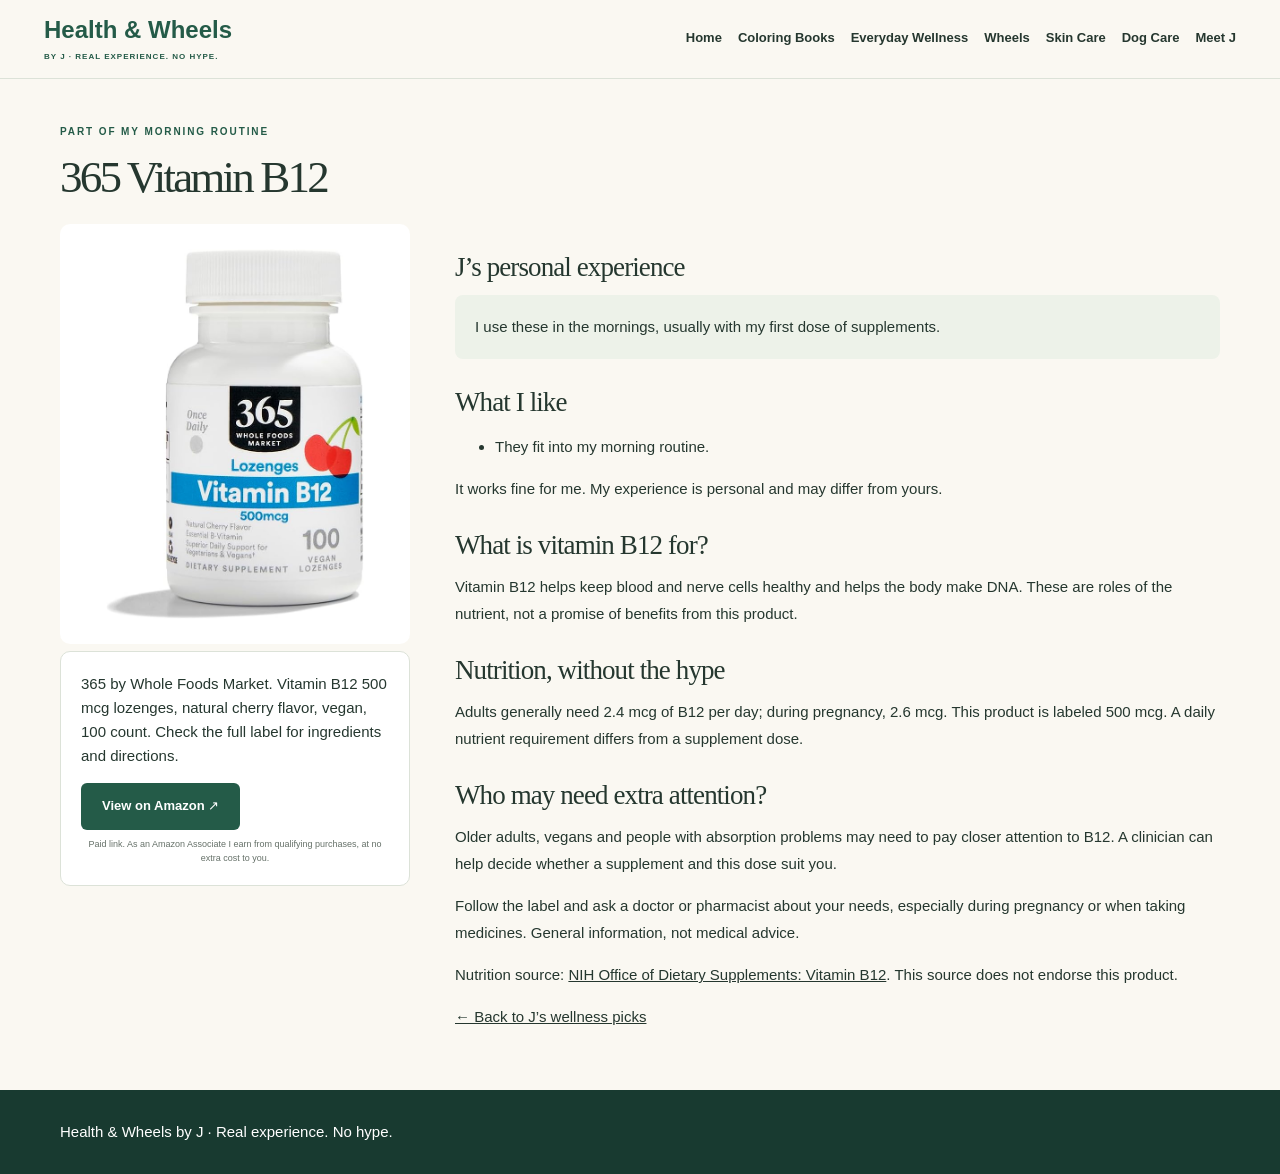
<file: vitamin-b12-review.html>
<!doctype html><html lang="en"><head><meta charset="utf-8"><meta name="viewport" content="width=device-width,initial-scale=1"><title>365 Vitamin B12 — J’s Personal Review | Health &amp; Wheels by J</title><meta name="description" content="I usually take these in the morning with my first round of supplements. They work fine for me."><link rel="canonical" href="https://juluisalca-stack.github.io/health-and-wheels-by-J/vitamin-b12-review.html"><link rel="stylesheet" href="styles.css"><style>.review-page{padding-block:45px}.review-layout{display:grid;grid-template-columns:350px 1fr;gap:45px}.review-photo{width:100%;max-height:420px;object-fit:contain;background:white;border-radius:10px;padding:25px}.review-copy h2{font-size:27px;margin:28px 0 12px}.review-copy p,.review-copy li{line-height:1.8}.product-summary{padding:20px;background:white;border:1px solid var(--line);border-radius:10px}.review-page h1{font-size:45px}.review-copy blockquote{margin:0;padding:20px;background:var(--sage);border-radius:8px} @media(max-width:760px){.review-layout{grid-template-columns:1fr}.review-photo{height:300px}.review-page h1{font-size:36px}}</style><link rel="stylesheet" href="navigation.css?v=20261028">
</head><body><header id="hw-global-header"><div class="hw-header-inner"><a class="hw-brand" href="index.html#home" aria-label="Health and Wheels by J home"><span>Health &amp; Wheels</span><small>BY J · REAL EXPERIENCE. NO HYPE.</small></a><nav class="hw-menu" aria-label="Main navigation"><a href="index.html#home">Home</a><a href="index.html#coloring-books">Coloring Books</a><a href="index.html#wellness" data-category-link="wellness">Everyday Wellness</a><a href="index.html#wheels" data-category-link="wheels">Wheels</a><a href="skincare.html">Skin Care</a><a href="dog-care.html">Dog Care</a><a href="index.html#about-j">Meet J</a></nav></div></header><main class="wrap review-page"><p class="eyebrow">PART OF MY MORNING ROUTINE</p><h1>365 Vitamin B12</h1><div class="review-layout"><aside><img class="review-photo" src="assets/vitamin-b12.jpg" alt="365 Vitamin B12 bottle"><div class="product-summary"><p>365 by Whole Foods Market. Vitamin B12 500 mcg lozenges, natural cherry flavor, vegan, 100 count. Check the full label for ingredients and directions.</p><a class="button primary" href="https://amzn.to/3W7VuoO" target="_blank" rel="sponsored nofollow noopener noreferrer">View on Amazon ↗</a><p class="paid-note">Paid link. As an Amazon Associate I earn from qualifying purchases, at no extra cost to you.</p></div></aside><article class="review-copy"><h2>J’s personal experience</h2><blockquote>I use these in the mornings, usually with my first dose of supplements.</blockquote><h2>What I like</h2><ul><li>They fit into my morning routine.</li></ul><p>It works fine for me. My experience is personal and may differ from yours.</p><h2>What is vitamin B12 for?</h2><p>Vitamin B12 helps keep blood and nerve cells healthy and helps the body make DNA. These are roles of the nutrient, not a promise of benefits from this product.</p><h2>Nutrition, without the hype</h2><p>Adults generally need 2.4 mcg of B12 per day; during pregnancy, 2.6 mcg. This product is labeled 500 mcg. A daily nutrient requirement differs from a supplement dose.</p><h2>Who may need extra attention?</h2><p>Older adults, vegans and people with absorption problems may need to pay closer attention to B12. A clinician can help decide whether a supplement and this dose suit you.</p><p>Follow the label and ask a doctor or pharmacist about your needs, especially during pregnancy or when taking medicines. General information, not medical advice.</p><p>Nutrition source: <a href="https://ods.od.nih.gov/factsheets/VitaminB12-Consumer/">NIH Office of Dietary Supplements: Vitamin B12</a>. This source does not endorse this product.</p><p><a href="index.html#wellness">← Back to J’s wellness picks</a></p></article></div></main><footer><div class="wrap">Health &amp; Wheels by J · Real experience. No hype.</div></footer></body></html>
</file>
<file: styles.css>
:root{--green:#245b48;--dark:#183a30;--ink:#25372f;--muted:#667169;--cream:#faf8f2;--sage:#edf2e9;--line:#dce2d8;--white:#fff;--header-height:88px;font-synthesis:none;color-scheme:light}
*{box-sizing:border-box}html{scroll-behavior:smooth;scroll-padding-top:155px}body{margin:0;background:var(--cream);color:var(--ink);font:15px/1.6 -apple-system,BlinkMacSystemFont,"Segoe UI",sans-serif}button,input{font:inherit}button,a,input,summary{-webkit-tap-highlight-color:transparent}a{color:inherit}button{cursor:pointer}button:disabled{cursor:default}button:focus-visible,a:focus-visible,input:focus-visible,summary:focus-visible{outline:3px solid #ba7735;outline-offset:4px}svg{width:22px;height:22px;fill:none;stroke:currentColor;stroke-width:1.6;stroke-linecap:round;stroke-linejoin:round;flex-shrink:0}[hidden]{display:none!important}.wrap{width:min(1160px,calc(100% - 80px));margin-inline:auto}.sr-only{position:absolute;width:1px;height:1px;padding:0;margin:-1px;overflow:hidden;clip:rect(0,0,0,0);white-space:nowrap;border:0}.skip-link{position:fixed;top:-100px;left:20px;z-index:100;background:var(--dark);color:white;padding:12px 20px}.skip-link:focus{top:12px}
.header{height:var(--header-height);background:var(--cream);border-bottom:1px solid var(--line);position:sticky;top:0;z-index:20}.header-inner{height:100%;display:flex;align-items:center;justify-content:space-between;gap:25px}.brand{text-decoration:none;display:flex;flex-direction:column;line-height:1.2;flex-shrink:0}.brand-name{font-size:25px;letter-spacing:-.9px;font-weight:750}.brand-name>span{color:var(--green)}.brand-by{font-size:8px;font-weight:600;letter-spacing:1.25px;margin-top:8px;display:flex;align-items:center;gap:9px}.brand-line{width:22px;height:1px;background:var(--green)}nav{display:flex;gap:30px;align-items:center}nav a{text-decoration:none;font-size:13px;font-weight:600;min-height:44px;display:inline-flex;align-items:center;gap:9px;border-bottom:2px solid transparent}nav a:hover,nav a[aria-current="true"]{color:var(--green);border-bottom-color:var(--green)}
.hero{padding-top:60px;padding-bottom:64px;display:grid;grid-template-columns:1fr 1fr;gap:60px;align-items:center}.eyebrow{font-size:10px;letter-spacing:1.9px;font-weight:750;color:var(--green);margin:0 0 14px;display:flex;align-items:center;gap:10px}.tiny-line{width:25px;height:2px;background:var(--green)}h1,h2,h3,p{margin-top:0}h1{font-family:Georgia,"Times New Roman",serif;font-size:clamp(48px,5.5vw,73px);line-height:1.06;font-weight:400;letter-spacing:-2.8px;margin-bottom:22px}h1 em{color:var(--green);font-weight:400}.hero-description{color:var(--muted);font-size:16px;line-height:1.75;max-width:405px;margin-bottom:27px}.button{display:inline-flex;justify-content:center;align-items:center;gap:18px;min-height:47px;padding:12px 20px;text-decoration:none;border-radius:6px;font-size:13px;font-weight:650;border:1px solid transparent;transition:background .18s}.primary{background:var(--green);color:white}.primary:hover{background:var(--dark)}.secondary{background:white;color:var(--green);border-color:var(--line)}.secondary:hover{background:var(--sage)}.hero-cta{font-size:14px;min-height:50px}.hero-cta span{font-size:21px;font-weight:400}.hero-note{display:flex;gap:8px;align-items:center;margin:19px 0 0;font-size:11px;color:var(--muted)}.hero-note svg{width:16px;height:16px;color:var(--green)}.hero-visual{margin:0;overflow:hidden;border-radius:10px;background:#eee9dc}.hero-visual img{display:block;width:100%;height:335px;object-fit:cover}.hero-visual figcaption{display:flex;align-items:center;justify-content:space-between;gap:10px;font-size:10px;padding:16px 20px;background:#f1eee5;color:var(--muted)}.image-note{color:var(--green);font-weight:700}.hero-visual figcaption>span:last-child{display:flex;gap:12px;align-items:center}
.picks-section{padding:43px 0 44px;background:#fefdf9;border-top:1px solid var(--line);border-bottom:1px solid var(--line)}.picks-intro{display:flex;justify-content:space-between;gap:25px;align-items:center;margin-bottom:27px}h2{font-family:Georgia,"Times New Roman",serif;font-size:34px;font-weight:400;letter-spacing:-.9px;line-height:1.15;margin-bottom:0}.picks-intro .eyebrow{margin-bottom:10px}.intro-note{text-align:right;font-size:12px;color:var(--muted);margin:0}.category-bar{position:sticky;top:var(--header-height);z-index:15;background:#fefdf9;border-bottom:1px solid var(--line)}.category-inner{display:flex;justify-content:space-between;gap:20px;align-items:center}.category-tabs{display:flex;gap:30px}.category-tabs button{background:none;border:none;border-bottom:3px solid transparent;display:flex;align-items:center;gap:10px;color:var(--muted);padding:17px 0 18px;min-height:63px;font-size:15px;font-weight:650;white-space:nowrap}.category-tabs button[aria-selected="true"]{color:var(--green);border-color:var(--green)}.category-tabs button:hover{color:var(--green)}.category-tabs svg{width:21px;height:21px}.tab-count{font-size:10px;color:var(--muted);background:var(--sage);border-radius:4px;padding:1px 6px}.collection-note{color:var(--muted);font-size:11px}.browse-tools{display:flex;justify-content:space-between;align-items:center;gap:20px;margin:24px 0 17px}.filters{display:flex;gap:8px;flex-wrap:wrap}.filter{min-height:44px;border-radius:6px;background:white;border:1px solid var(--line);padding:7px 13px;font-size:12px;color:var(--muted)}.filter[aria-pressed="true"]{color:var(--green);border-color:var(--green);background:var(--sage);font-weight:650}.filter:hover{color:var(--green);border-color:var(--green)}.search-box{width:245px;min-height:44px;display:flex;align-items:center;gap:10px;padding:0 12px;border:1px solid var(--line);background:white;border-radius:6px}.search-box svg{width:17px;height:17px;color:var(--muted)}.search-box input{width:100%;min-width:0;border:0;background:transparent;color:var(--ink);padding:10px 0;font-size:13px;outline-offset:2px}.search-box input::placeholder{color:#6f7a71}.results-line{display:flex;justify-content:space-between;gap:20px;align-items:center;font-size:11px;color:var(--muted);margin-bottom:19px}.results-line p{margin:0}.product-grid{display:grid;grid-template-columns:repeat(3,minmax(0,1fr));gap:22px;align-items:start}.product-card{border:1px solid var(--line);border-radius:9px;background:white;overflow:hidden;display:flex;flex-direction:column;min-width:0}.product-visual{position:relative;height:205px;display:flex;align-items:center;justify-content:center;background:#f7f8f4;border-bottom:1px solid #edf0e9;padding:30px 24px 14px}.product-visual img{display:block;max-height:155px;max-width:78%;width:auto;height:auto;object-fit:contain;mix-blend-mode:multiply}.product-visual img.low-res{max-height:125px;max-width:140px}.product-tag{position:absolute;top:12px;left:13px;background:white;border:1px solid #e5e9de;font-size:9px;color:var(--muted);border-radius:4px;padding:3px 7px;font-weight:550;letter-spacing:.2px}.product-body{padding:22px 20px 20px;display:flex;flex-direction:column;flex:1}.product-kicker{font-size:9px;letter-spacing:1.1px;font-weight:700;color:var(--green);margin:0 0 7px}.product-card h3{font-size:19px;letter-spacing:-.4px;line-height:1.3;margin:0 0 12px;font-weight:650}.product-info{font-size:12px;line-height:1.65;color:var(--muted);margin:0 0 18px;min-height:79px}.info-label{display:block;letter-spacing:.7px;font-size:8px;font-weight:700;margin-bottom:3px;color:#5c675e}.review{margin:0 0 18px;background:var(--sage);border:1px solid #e0e8db;border-radius:6px;overflow:hidden}.review summary{list-style:none;cursor:pointer;padding:13px 13px 12px;min-height:125px;display:flex;flex-direction:column}.review summary::-webkit-details-marker{display:none}.review-top{display:flex;justify-content:space-between;align-items:center;gap:10px;color:var(--green);font-size:12px;font-weight:700}.review-top svg{width:18px;height:18px;transition:transform .18s}.review[open] .review-top svg{transform:rotate(180deg)}.review-teaser{font-size:12px;color:#4a5e51;line-height:1.6;display:block;margin:7px 0}.review-toggle{font-size:10px;color:var(--green);font-weight:600;text-decoration:underline;text-underline-offset:3px;margin-top:auto}.review[open] .when-closed,.review:not([open]) .when-open{display:none}.review-content{padding:0 13px 14px;border-top:1px solid #d7e1d0;color:#4a5e51;font-size:12px}.review-content h4{margin:13px 0 3px;color:var(--green);font-size:10px}.review-content p{margin:0 0 8px}.review-content ul{padding-left:17px;margin:3px 0 8px}.review-content li{margin:3px 0}.review-content .review-source{font-size:10px;color:#627063;border-top:1px solid #d7e1d0;padding-top:10px;margin-top:12px;margin-bottom:0}.shopping-button{width:100%;font-size:12px;margin-top:auto;justify-content:space-between;padding-inline:14px}.shopping-button svg{width:17px;height:17px}.paid-note{font-size:9px;color:var(--muted);text-align:center;margin:7px 0 0}.wellness-note{border:1px solid #dedfcf;background:#f5f4e9;padding:15px 18px;border-radius:6px;font-size:12px;color:#636451;margin-bottom:22px}.wellness-note strong{color:#4b563f;margin-right:5px}.affiliate-note{font-size:10px;color:var(--muted);line-height:1.7;margin:25px 0 0;max-width:780px}.affiliate-note>span{color:var(--green);margin-right:6px}.empty-state{text-align:center;border:1px dashed var(--line);padding:45px 20px;border-radius:8px}.empty-state>span{font-size:40px;color:var(--green)}.empty-state h3{font-family:Georgia,serif;font-size:25px;font-weight:400;margin-bottom:10px}.empty-state p{font-size:13px;color:var(--muted)}
.about{padding-block:62px;display:grid;grid-template-columns:1fr 1fr;gap:55px 70px}.family-story{grid-column:1/-1;margin:0;display:grid;grid-template-columns:minmax(0,1.25fr) minmax(260px,.75fr);background:#e8eee3;border-radius:10px;overflow:hidden}.family-story img{width:100%;height:310px;object-fit:cover;object-position:center 40%;display:block}.family-story figcaption{padding:35px;display:flex;flex-direction:column;justify-content:center}.family-story strong{font:400 29px/1.2 Georgia,serif;color:var(--green);letter-spacing:-.5px}.family-story span{font-size:12px;color:var(--muted);margin-top:13px}.about-intro{display:flex;gap:25px;align-items:flex-start}.j-mark{height:75px;width:75px;flex-shrink:0;background:#e6eddf;border-radius:50%;color:var(--green);font:italic 40px/75px Georgia,serif;text-align:center}.about .eyebrow{font-size:9px;letter-spacing:1.25px;margin:0 0 10px}.about h2{font-size:32px;margin-bottom:16px}.about p{font-size:13px;color:var(--muted);line-height:1.8;margin-bottom:0}.about-promise{border-left:1px solid var(--line);padding-left:42px;position:relative}.quote-mark{position:absolute;top:-22px;left:40px;font-family:Georgia,serif;font-size:54px;line-height:1;color:#9aac8e}.about blockquote{font-family:Georgia,serif;font-size:23px;line-height:1.4;margin:17px 0 13px;color:var(--green)}.signature{display:block;margin-top:9px;font:italic 22px Georgia,serif;color:var(--green)}footer{padding-block:30px;background:var(--dark);color:white}.footer-inner{display:flex;align-items:center;justify-content:space-between;gap:25px}.footer-inner>p:first-child{font-size:19px;letter-spacing:-.5px;font-weight:650;margin:0}.footer-inner>p:first-child span{color:#bbcc9f}.footer-inner em{font:italic 17px Georgia,serif;margin-left:5px}.footer-inner>p:nth-child(2){font-size:10px;margin:0;line-height:1.8;color:#e3eadf}.footer-inner>p:nth-child(2) span{color:#b0c3b5}.footer-inner>a{font-size:11px;text-decoration:none;display:flex;align-items:center;gap:14px;min-height:44px}
@media(min-width:1000px){.product-card:has(.review:not([open])){min-height:580px}}
@media(max-width:1000px){.wrap{width:calc(100% - 48px)}nav{gap:20px}nav a{font-size:12px}.brand-name{font-size:23px}.hero{gap:32px;padding-block:45px}h1{font-size:58px}.hero-visual img{height:310px}.hero-visual figcaption{padding:14px;font-size:9px}.product-grid{gap:16px}.product-body{padding:18px 16px}.product-card h3{font-size:17px}.product-info{min-height:99px}.review summary{min-height:140px}.about{gap:35px}.about-promise{padding-left:25px}.quote-mark{left:24px}}
@media(max-width:760px){:root{--header-height:76px}.wrap{width:calc(100% - 36px)}nav .nav-category{display:none}.header-inner{gap:14px}.brand-name{font-size:22px}.brand-by{font-size:7px;letter-spacing:1px}.header nav{gap:0}nav a{font-size:12px}.hero{grid-template-columns:1fr;gap:29px;padding-top:34px;padding-bottom:33px}.hero-copy{max-width:520px}h1{font-size:clamp(42px,13.3vw,52px);letter-spacing:-2px}.hero-description{font-size:15px;line-height:1.75;max-width:460px;margin-bottom:21px}.hero-note{font-size:10px;margin-top:15px}.hero-visual img{height:auto;aspect-ratio:1.7;object-fit:cover}.hero-visual figcaption{padding:11px 14px;font-size:9px}.picks-section{padding-top:31px;padding-bottom:30px}.picks-intro{margin-bottom:18px}.intro-note{display:none}h2{font-size:29px;max-width:400px}.eyebrow{font-size:9px;letter-spacing:1.25px}.category-inner{gap:0}.category-tabs{width:100%;gap:0;justify-content:space-between}.category-tabs button{font-size:13px;gap:7px;padding-block:14px;min-height:58px}.category-tabs svg{width:18px;height:18px}.collection-note{display:none}.browse-tools{flex-direction:column;align-items:stretch;gap:15px;margin-top:20px}.filters{gap:7px}.filter{font-size:11px;padding-inline:11px}.search-box{width:100%;min-height:46px}.search-box input{font-size:16px;padding:9px 0}.results-line{font-size:10px;gap:10px}.results-line>p:last-child{font-size:9px}.product-grid{grid-template-columns:repeat(2,minmax(0,1fr));gap:15px}.product-info{min-height:0}.product-card h3{min-height:45px}.review summary{min-height:141px}.shopping-button{gap:7px}.about{grid-template-columns:1fr;gap:29px;padding-block:39px}.family-story{grid-column:auto;grid-template-columns:1fr}.family-story img{height:auto;aspect-ratio:1.45;object-position:center 40%}.family-story figcaption{padding:22px}.family-story strong{font-size:25px}.about-intro{gap:18px}.j-mark{width:61px;height:61px;font-size:33px;line-height:61px}.about-promise{border-left:0;border-top:1px solid var(--line);padding:28px 0 0 79px}.quote-mark{left:0;top:26px;font-size:65px}.about blockquote{margin-top:0;font-size:22px}.footer-inner{flex-wrap:wrap;gap:17px}.footer-inner>p:nth-child(2){width:100%;order:3}.footer-inner>p:first-child{font-size:18px}.footer-inner>a{margin-left:auto}}
@media(max-width:520px){.product-grid{grid-template-columns:1fr;gap:20px}.product-visual{height:208px}.product-visual img{max-height:163px;max-width:190px}.product-visual img.low-res{max-height:135px;max-width:150px}.product-body{padding:21px}.product-card h3{font-size:21px;min-height:0;margin-bottom:13px}.product-info{font-size:13px;min-height:0;margin-bottom:17px}.info-label{font-size:9px}.product-kicker{font-size:10px}.review summary{min-height:112px;padding:14px 15px}.review-top{font-size:13px}.review-teaser{font-size:13px;margin-block:8px}.review-toggle{font-size:11px}.review-content{padding:0 15px 15px;font-size:13px}.review-content h4{font-size:11px}.shopping-button{font-size:13px;min-height:49px;padding-inline:16px}.paid-note{font-size:10px}.tab-count{font-size:9px;padding-inline:5px}.picks-intro h2{font-size:29px}.wellness-note{font-size:11px;padding:14px}.hero-visual figcaption>span:last-child{font-size:8px;gap:6px}.affiliate-note{font-size:10px}.about-intro{gap:15px}.about-promise{padding-left:76px}}
@media(max-width:359px){.brand-name{font-size:19px}.brand-by{font-size:6px;gap:6px}.brand-line{width:15px}.category-tabs button{font-size:11px;gap:5px}.category-tabs svg{width:16px;height:16px}.filter{padding-inline:9px;font-size:10px}.results-line>p:last-child{display:none}h1{font-size:42px}}
@media(prefers-reduced-motion:reduce){html{scroll-behavior:auto}*,*::before,*::after{transition:none!important}}

.archive{margin-block:30px}.archive>summary{cursor:pointer;padding:20px;border:1px solid var(--line);border-radius:6px;color:var(--green)}.legacy-content section{max-width:100%;box-shadow:none}.legacy-content .hero{display:block}.legacy-content .hero-inner{display:grid}.legacy-content h2{margin-bottom:15px}.legacy-content h3{line-height:1.4}footer .affiliate-note{color:#e3eadf}
</file>
<file: navigation.css>
/* Shared navigation on every current page. */
#hw-global-header{box-sizing:border-box;position:sticky;top:0;z-index:30;width:100%;height:auto;max-width:none;margin:0;padding:0;background:#faf8f2;border-bottom:1px solid #dce2d8;text-align:left;color:#25372f;font:16px/1.4 Arial,Helvetica,sans-serif}
#hw-global-header *{box-sizing:border-box}
#hw-global-header .hw-header-inner{max-width:1240px;margin:0 auto;padding:16px 24px;display:flex;align-items:center;justify-content:space-between;gap:20px;min-width:0}
#hw-global-header .hw-brand{display:flex;flex-direction:column;flex-shrink:0;gap:6px;margin:0;padding:0;color:#245b48;text-decoration:none;line-height:1.2;border:0;letter-spacing:normal;font:700 24px/1.2 Arial,Helvetica,sans-serif}
#hw-global-header .hw-brand small{font:600 8px/1.4 Arial,Helvetica,sans-serif;letter-spacing:1px}
#hw-global-header .hw-menu{display:flex;align-items:center;justify-content:flex-end;flex-wrap:wrap;gap:4px 16px;margin:0;padding:0;min-width:0}
#hw-global-header .hw-menu a{display:inline-flex;align-items:center;min-height:44px;margin:0;padding:6px 0;border:0;border-bottom:2px solid transparent;color:#25372f;text-decoration:none;white-space:nowrap;font:600 13px/1.4 Arial,Helvetica,sans-serif;letter-spacing:normal}
#hw-global-header .hw-menu a:hover,#hw-global-header .hw-menu a[aria-current]{color:#245b48;border-bottom-color:#245b48}
#hw-global-header a:focus-visible{outline:3px solid #245b48;outline-offset:4px;border-radius:2px}
@media(max-width:1100px){#hw-global-header .hw-header-inner{align-items:flex-start;flex-direction:column;gap:8px}#hw-global-header .hw-menu{justify-content:flex-start;gap:0 20px}}
@media(max-width:640px){#hw-global-header{position:static}#hw-global-header .hw-header-inner{padding:16px 20px;gap:10px}#hw-global-header .hw-brand{font-size:22px}#hw-global-header .hw-menu{gap:0 18px}#hw-global-header .hw-menu a{font-size:13px}}
</file>
<file: skincare.css>
*{box-sizing:border-box}:root{font-family:Arial,Helvetica,sans-serif;color:#123b30;background:#fcfbf7;font-synthesis:none}body{margin:0}a{color:inherit}.skip{position:absolute;top:-100px;left:16px;padding:12px;background:white;z-index:5}.skip:focus{top:12px}a:focus-visible{outline:3px solid #a47f42;outline-offset:5px}header{text-align:center;padding:18px 20px 0}.brand{text-decoration:none;font-family:Georgia,'Times New Roman',serif;font-size:40px;font-weight:600;letter-spacing:-1.9px;display:inline-block}.brand span{display:block;font-family:Arial,sans-serif;font-size:17px;font-weight:500;letter-spacing:8px;margin-top:3px;margin-left:8px}main,footer{max-width:1440px;margin:auto;padding-inline:40px}.intro{text-align:center;padding-top:38px}.intro h1{font-family:Georgia,'Times New Roman',serif;font-size:clamp(54px,7.5vw,106px);line-height:1.1;letter-spacing:-3px;margin:0 0 17px}.intro p{font-size:30px;line-height:1.4;margin:0;color:#30332f}.products{display:grid;grid-template-columns:repeat(3,minmax(0,1fr));gap:54px;margin-top:30px;padding:0 36px 44px;scroll-margin-top:15px}.products article{text-align:center;min-width:0}.product-image{height:395px;display:flex;align-items:center;justify-content:center}.product-image img{width:100%;height:100%;object-fit:contain;mix-blend-mode:multiply}.products h2{font-size:23px;letter-spacing:-.5px;line-height:1.25;margin:20px -20px 18px;min-height:30px;font-weight:600}.amazon{display:flex;align-items:center;justify-content:center;background:#244e3b;color:white;border-radius:10px;min-height:64px;font-size:23px;text-decoration:none;transition:background .15s,transform .15s}.amazon:hover{background:#143d2a;transform:translateY(-2px)}.video{border-radius:10px;background:#eeeee4;min-height:242px;display:flex;align-items:center;justify-content:space-between;padding:40px 90px;overflow:hidden;gap:25px}.video h2{font-family:Georgia,'Times New Roman',serif;font-size:61px;font-weight:600;letter-spacing:-1.7px;margin:0 0 14px;line-height:1.12;white-space:nowrap}.video p{font-size:27px;line-height:1.4;margin:0;color:#283a32}.botanical{width:245px;align-self:stretch;object-fit:contain;mix-blend-mode:multiply}footer{display:flex;justify-content:space-between;gap:24px;font-size:16px;line-height:1.5;padding-top:14px;padding-bottom:24px;margin-top:18px;border-top:1px solid #c3c5bc}footer p{color:#6d706b;margin:0}footer a{text-underline-offset:5px}@media(max-width:1100px){.products{gap:26px;padding-inline:0}.product-image{height:320px}.products h2{font-size:19px;margin-inline:0;min-height:48px}.amazon{font-size:19px}.video{padding:36px 45px}.video h2{font-size:46px;white-space:normal}.video p{font-size:23px}.botanical{width:180px}footer{font-size:14px}}@media(max-width:650px){header{padding-top:22px}.brand{font-size:31px}.brand span{font-size:12px;letter-spacing:6px}main,footer{padding-inline:22px}.intro{padding-top:35px}.intro h1{font-size:52px;letter-spacing:-2px;line-height:1.03;margin-bottom:18px}.intro p{font-size:19px;max-width:320px;margin:auto}.products{grid-template-columns:1fr;margin-top:22px;gap:32px;padding-bottom:36px}.product-image{height:280px}.products h2{font-size:21px;min-height:0;margin:15px 0}.amazon{font-size:19px;min-height:54px;max-width:360px;margin:auto}.video{padding:28px 25px;min-height:220px}.video h2{font-size:37px;letter-spacing:-1px}.video p{font-size:19px}.desktop-break{display:none}.botanical{display:none}footer{flex-direction:column;gap:16px;padding-block:12px 28px;font-size:13px;margin-inline:22px}footer a{font-size:15px}}@media(prefers-reduced-motion:reduce){.amazon{transition:none}}

.product-image a{display:flex;width:100%;height:100%;align-items:center;justify-content:center}.intro .top-disclosure{font:14px/1.5 Arial,sans-serif;color:#626a61;margin:14px auto 0}.paid-link{font:12px/1.5 Arial,sans-serif;color:#626a61;margin:9px 0 0}@media(max-width:650px){.intro .top-disclosure{font-size:12px}.paid-link{font-size:12px}}

/* Compact sizing requested by Julio. */
main,footer{max-width:1100px;padding-inline:30px}
header{padding-top:16px}
.brand{font-size:32px}.brand span{font-size:12px;letter-spacing:6px}
.intro{padding-top:26px}.intro h1{font-size:clamp(40px,5.2vw,66px);letter-spacing:-2px;margin-bottom:12px}
.intro p{font-size:21px}
.products{gap:32px;margin-top:24px;padding:0 10px 28px}
.product-image{height:220px}
.product-image img{max-width:240px}
.products h2{font-size:18px;margin:14px 0;min-height:46px}
.amazon{font-size:17px;min-height:48px;border-radius:7px}
.video{min-height:150px;padding:26px 38px;gap:20px}
.video h2{font-size:38px;letter-spacing:-1px;white-space:normal}
.video p{font-size:18px}.botanical{width:155px;max-height:130px}
footer{font-size:13px}
@media(max-width:650px){
main,footer{padding-inline:20px}.brand{font-size:27px}
.intro{padding-top:23px}.intro h1{font-size:39px}.intro p{font-size:17px}
.products{gap:24px;padding-inline:0;margin-top:20px}
.product-image{height:180px}.product-image img{max-width:210px}
.products h2{font-size:18px;min-height:0;margin:12px 0}
.amazon{font-size:16px;min-height:48px;max-width:300px}
.video{min-height:150px;padding:22px}.video h2{font-size:29px}.video p{font-size:17px}
footer{margin-inline:20px;padding-inline:0}footer a{font-size:14px}
}

/* Align product scale with the site's existing collections. */
.product-image{height:205px}.product-image img{max-height:175px;max-width:220px}
.intro h1{font-size:clamp(36px,4.5vw,52px)}
.products article{display:flex;flex-direction:column}.products .amazon{margin-top:auto}
.product-origin{font-size:12px;line-height:1.5;color:#46634f;margin:-7px 0 12px}
@media(max-width:650px){.product-image{height:180px}.product-image img{max-height:165px;max-width:200px}.intro h1{font-size:36px}.products .amazon{width:100%;margin-top:0}}
</file>
